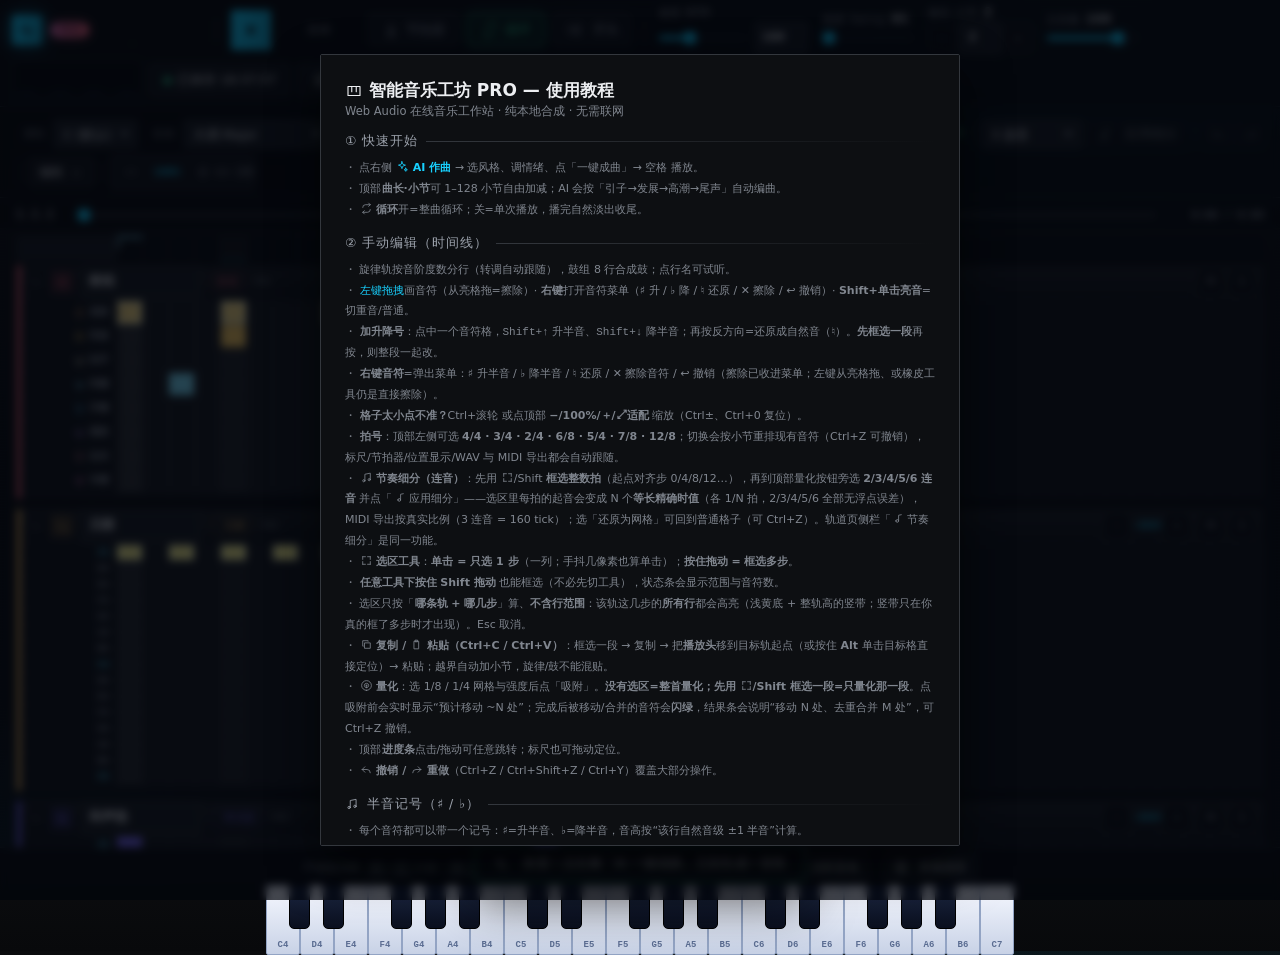
<file: index.html>
<!DOCTYPE html>
<html lang="zh-CN">
<head>
<meta charset="UTF-8">
<meta name="viewport" content="width=device-width, initial-scale=1">
<!-- 跨文档 View Transition 的 opt-in 双保险（批 C 诊断）：与 css/theme.css 的 @view-transition{navigation:auto}
     等价、互相兼容；这是 W3C 推荐的早期写法，Chromium 111+ 就认，旧浏览器忽略本行不会报错 -->
<meta name="view-transition" content="same-origin">
<!-- 对外访问地址：分享链接与分享卡片二维码用它拼，**不能用 location.origin**——
     本地起服务时那是 localhost，别人扫了/点了都打不开。自行部署请改这两行。 -->
<link rel="canonical" href="https://yhl4466.github.io/music-studio-pro/">
<meta name="mp-share-base" content="https://yhl4466.github.io/music-studio-pro/">
<!-- ===========================================================================
     分享短链后端地址（见 server/）。**短链功能依赖它，留空则整条链不可用**。
     ---------------------------------------------------------------------------
     ⚠ 为什么这里必须填、而不能留空（实测结论，别再改成 ""）：
       前端的**创建与读取两个方向都走 readApiBase()**（见 js/io/shortlink.js 的
       createShortLink / fetchShortLink），它优先读本机 localStorage、其次读这一行。
       留空会让 `hasApi()` 为 false，后果不只是"自己不能创建"：
         · 创建短链 → {ok:false, reason:'no-api'}
         · **打开别人发来的短链 → {ok:false, reason:'no-api', message:'未配置后端地址，无法打开短链'}**
       而短链是**唯一能装进二维码**的分享形式（实测一份 24 小节工程的完整链接有 33004 字符，
       二维码根本装不下）。所以留空 = 二维码分享对**所有访客**失效。
       （2026-11 我一度改成留空以"保护 fork 者"，实测确认这会打断线上功能，已改回。）
     ---------------------------------------------------------------------------
     ⚠ 如果你 fork 了本项目：**请把这一行换成你自己的后端地址**（部署步骤见 server/README.md）。
       否则你的访客创建短链时，数据会存到本项目作者的 KV 里（对作者是额度消耗，
       对你则是数据流向未经你的同意）。
       临时试用也可以在可视化页「设置 → 短链后端」里填自己的地址（存 localStorage，优先于本行）。
     =========================================================================== -->
<meta name="mp-api-base" content="https://main.mp-share-87y.pages.dev">
<!-- ===========================================================================
     爱发电赞助主页地址（见 js/ui/sponsor.js）。
     填好后菜单里会出现「支持开发 · 请我喝杯咖啡」，点击在新标签页打开。
     ⚠ 留空或仍是占位符时，入口**不会出现**（不会有"点了打不开"的按钮）。
     ⚠ fork 本项目的人：请把 content 清空（content=""），否则会指向作者的赞助页。
     =========================================================================== -->
<meta name="afdian-url" content="https://afdian.com/a/yhl14122">
<title>智能音乐工坊 PRO · AI 作曲工作室</title>
<!-- 社交分享预览（发到 B 站/微信/QQ/论坛时显示标题、描述与预览图）。
     此前完全没有这类 meta，链接被分享出去只显示一条裸 URL。
     ⚠ og:image 用的是 SVG：体积小、可版本管理（本项目不引入二进制资源），
       但微信等平台对 SVG 支持不稳定、可能不显示图（标题与描述不受影响）。
       要最大兼容性：把 assets/og-image.svg 导出为同尺寸(1200×630) PNG，
       存成 assets/og-image.png 并把下面两处 image 的 .svg 改成 .png。
     ⚠ url 与 image 都必须是**绝对地址**（社交平台不解析相对路径）。 -->
<meta property="og:type" content="website">
<meta property="og:site_name" content="智能音乐工坊 PRO">
<meta property="og:title" content="智能音乐工坊 PRO · AI 作曲工作室">
<meta property="og:description" content="在浏览器里作曲、编曲与音乐可视化。钢琴卷帘编辑器、实时 Web Audio 合成、离线导出 WAV，纯前端运行、无需注册。">
<meta property="og:url" content="https://yhl4466.github.io/music-studio-pro/">
<meta property="og:image" content="https://yhl4466.github.io/music-studio-pro/assets/og-image.svg">
<meta property="og:image:width" content="1200">
<meta property="og:image:height" content="630">
<meta property="og:locale" content="zh_CN">
<meta name="twitter:card" content="summary_large_image">
<meta name="twitter:title" content="智能音乐工坊 PRO · AI 作曲工作室">
<meta name="twitter:description" content="在浏览器里作曲、编曲与音乐可视化。纯前端运行、无需注册。">
<meta name="twitter:image" content="https://yhl4466.github.io/music-studio-pro/assets/og-image.svg">
<meta name="description" content="在浏览器里作曲、编曲与音乐可视化。钢琴卷帘编辑器、实时 Web Audio 合成、离线导出 WAV，纯前端运行、无需注册。">
<link rel="stylesheet" href="./css/theme.css">
<link rel="stylesheet" href="./css/layout.css">
<link rel="stylesheet" href="./css/timeline.css">
<link rel="icon" href="./assets/favicon.svg">
<script type="module" src="./js/main.js"></script>
</head>
<body>

<header class="topbar">
  <div class="brand" id="brandBtn">
    <div class="logo"></div>
    <b>智能音乐工坊</b>
    <span class="badge">PRO</span>
  </div>
  <div class="sep"></div>

  <div class="transport">
    <button class="playBtn" id="playBtn" title="播放 / 停止 (空格)">
      <svg viewBox="0 0 24 24" id="playIco"><path d="M8 5v14l11-7z"/></svg>
      <svg viewBox="0 0 24 24" id="stopIco" style="display:none"><rect x="6" y="6" width="12" height="12" rx="2"/></svg>
    </button>
    <!-- 批 C 第三部分：走带区只剩"操作状态"一行（位置已并入下方进度行，BPM/拍号只在顶栏数值处） -->
    <div class="posBox"><div class="posSub" id="posSub" title="操作状态">就绪</div></div>
    <button class="metroBtn" id="metroBtn"><span>节拍器</span></button>
    <button class="metroBtn on" id="loopBtn" title="循环播放整曲 / 单次播放"><span>循环</span></button>
    <button class="toStartBtn" id="toStartBtn" title="回到开头（若在播放则从头重新开始）">开头</button>
  </div>

  <div class="sep"></div>

  <div class="ctrls">
    <div class="knobGrp">
      <div class="knobTop"><span>速度 BPM</span></div>
      <div style="display:flex;gap:8px;align-items:center">
        <div class="rangeW"><input type="range" id="bpm" min="40" max="220" value="100"></div>
        <input class="numInp" id="bpmNum" type="number" min="40" max="220" value="100">
      </div>
    </div>
    <div class="knobGrp">
      <div class="knobTop"><span>摇摆 Swing</span><span class="v" id="swingV">0%</span></div>
      <div class="rangeW" style="width:90px"><input type="range" id="swing" min="0" max="80" value="0"></div>
    </div>
    <div class="knobGrp">
      <div class="knobTop"><span>曲长·小节</span><span class="v" id="barsV">4</span></div>
      <div style="display:flex;gap:4px;align-items:center">
        <button class="hchip" id="barMinus" title="减少 1 小节">−</button>
        <input class="numInp" id="barsN" type="number" min="1" max="128" value="4" style="width:42px">
        <button class="hchip" id="barPlus" title="增加 1 小节">+</button>
      </div>
    </div>
    <div class="knobGrp">
      <div class="knobTop"><span>主音量</span><span class="v" id="masterV">100</span></div>
      <div class="rangeW" style="width:90px"><input type="range" id="masterVol" min="0" max="120" value="100"></div>
    </div>
  </div>

  <div class="acts">
    <div class="vizBox"><canvas id="viz" width="120" height="30"></canvas></div>
    <!-- 自动保存状态：改动后显示"未保存"，~900ms 后变"已自动保存 HH:MM:SS"。
         点它打开菜单（保存到作品库历史 / 立即保存 / 导出）。没有这块指示时，
         自动保存是完全静默的 —— 用户无从判断到底存没存，会合理地以为"没有自动保存"。 -->
    <div class="menuWrap" id="saveWrap">
      <button class="btn saveBtn" id="saveBtn" title="自动保存状态（点开可查看历史版本）" aria-haspopup="true" aria-expanded="false">
        <span class="saveDot" id="saveDot" aria-hidden="true"></span><span id="saveTxt">已就绪</span>
      </button>
      <div class="menu menuRight" id="saveMenu" role="menu" aria-label="保存与历史">
        <div class="saveMenuHead" id="saveMenuHead">自动保存已开启</div>
        <button class="mi" data-sact="now"><span class="ic"></span>立即保存一次</button>
        <button class="mi" data-sact="lib"><span class="ic"></span>存入作品库…</button>
        <div class="divider" style="margin:4px 0"></div>
        <button class="mi" data-sact="history"><span class="ic"></span>查看历史版本…</button>
      </div>
    </div>
    <div class="menuWrap">
      <button class="btn" id="eqBtn" title="主输出 3 段均衡 / 砖墙限制器">EQ</button>
      <div class="menu eqPanel" id="eqPanel">
        <div class="h2" style="margin-top:2px">主输出均衡 / 限制</div>
        <div class="sliderLine"><label>低频</label><input type="range" id="eqL" min="-12" max="12" value="0"><span class="v" id="eqLV">0</span></div>
        <div class="sliderLine"><label>中频</label><input type="range" id="eqM" min="-12" max="12" value="0"><span class="v" id="eqMV">0</span></div>
        <div class="sliderLine"><label>高频</label><input type="range" id="eqH" min="-12" max="12" value="0"><span class="v" id="eqHV">0</span></div>
        <div class="sliderLine"><label>限制器</label><input type="range" id="eqLim" min="0" max="1" step="0.1" value="1"><span class="v" id="eqLimV">开</span></div>
        <div class="small">EQ ±12dB；限制器可避免削波。</div>
      </div>
    </div>
    <button class="btn acc" id="aiBtn" title="打开 AI 作曲面板">AI 作曲</button>
    <div class="menuWrap" id="themeWrap">
      <button class="btn themeBtn" id="themeBtn" title="切换主题配色（6 套，选择会记住）"></button>
    </div>
    <button class="btn" id="sideToggle" title="收展右侧面板"></button>
    <div class="menuWrap">
      <button class="btn" id="menuBtn">菜单</button>
      <div class="menu" id="menu">
        <button class="mi" data-act="addLead"><span class="ic"></span>添加主旋律轨</button>
        <button class="mi" data-act="addArp"><span class="ic"></span>添加琶音轨</button>
        <button class="mi" data-act="addPad"><span class="ic"></span>添加和弦垫轨</button>
        <button class="mi" data-act="addChord"><span class="ic"></span>添加柱式和弦轨</button>
        <button class="mi" data-act="addBass"><span class="ic"></span>添加贝斯轨</button>
        <button class="mi" data-act="addDrum"><span class="ic"></span>添加鼓组轨</button>
        <div class="divider" style="margin:4px 0"></div>
        <button class="mi" data-act="saveFile"><span class="ic"></span>导出工程文件<small>JSON</small></button>
        <button class="mi" data-act="loadFile"><span class="ic"></span>导入工程文件<small>JSON</small></button>
        <button class="mi" data-act="quickSave"><span class="ic"></span>快速保存到浏览器<small>Ctrl+S</small></button>
        <button class="mi" data-act="quickLoad"><span class="ic"></span>载入浏览器存档</button>
        <div class="divider" style="margin:4px 0"></div>
        <button class="mi" data-act="exportWav"><span class="ic"></span>导出 WAV 音频</button>
        <button class="mi" data-act="exportMidi"><span class="ic"></span>导出 MIDI 文件</button>
        <button class="mi" data-act="importMidi"><span class="ic"></span>导入 MIDI 文件</button>
        <button class="mi" data-act="shareLink"><span class="ic"></span>复制分享链接</button>
        <button class="mi" data-act="help"><span class="ic"></span>快捷键 &amp; 说明</button>
        <div class="divider" style="margin:4px 0"></div>
        <button class="mi" data-act="clearAll" style="color:var(--bad)"><span class="ic"></span>清空全部音轨</button>
      </div>
    </div>
    <input type="file" id="fileIn" accept=".json,.mpjson" style="display:none">
    <input type="file" id="midiFileIn" accept=".mid,.midi" style="display:none">
  </div>
</header>

<div class="wrap">
  <main class="stage">
    <div class="stageTop">
      <div class="t1" id="keyInfo"></div>
      <select class="miniSel" id="meterSel" style="width:auto" title="拍号（每小节几拍、以什么音符为一拍）：4/4、3/4、2/4、6/8、5/4、7/8、12/8。切换会按小节重排现有内容">
        <option value="4/4">4/4</option>
        <option value="3/4">3/4</option>
        <option value="2/4">2/4</option>
        <option value="6/8">6/8</option>
        <option value="5/4">5/4</option>
        <option value="7/8">7/8</option>
        <option value="12/8">12/8</option>
      </select>
      <!-- 批 C 后补：工具行按功能分组（调性 / 绘制 / 复制 / 量化 / 细分 / 撤销 / 编辑 / 缩放），
           组间用 .vsep 竖线（--hair-2）分隔；行内 gap 4px + 竖线两侧各 4px = 组间视觉 8px -->
      <span class="vsep" aria-hidden="true"></span>
      <div class="zoomGrp toolGrp" title="绘制工具：画笔=点/拖画（从亮格拖=擦）；橡皮=点/拖擦；选区=拖一段用于 复制/区域量化。任意工具下按住 Shift 拖也可以直接框选">
        <button id="toolPaint" class="on" title="画笔：点/拖画音符" aria-label="画笔工具"></button>
        <button id="toolErase" title="橡皮：点/拖擦除" aria-label="橡皮工具"></button>
        <button id="toolSel" title="选区/区域量化：按住左键拖出一个框（和文件管理器选文件一样），松开后即可复制 或 只量化这一段；或按住 Shift 拖动直接框选" aria-label="选区工具"></button>
      </div>
      <span class="vsep" aria-hidden="true"></span>
      <div class="zoomGrp clipGrp" title="复制/粘贴：先框选一段并复制（Ctrl+C），把播放头移到目标轨的起点（或 Alt 点目标格定位）后粘贴（Ctrl+V）">
        <button id="copyBtn" title="复制选区 (Ctrl+C)" aria-label="复制选区"></button>
        <button id="pasteBtn" title="粘贴 (Ctrl+V)" aria-label="粘贴"></button>
        <span class="zv" id="regionInfo" style="min-width:0;text-align:left"></span>
      </div>
      <span class="vsep" aria-hidden="true"></span>
      <select class="miniSel" id="quantGrid" title="量化到的最小音符粒度（16 分=原样；有选区时只量化选区）" aria-label="量化网格">
        <option value="1">1/16</option>
        <option value="2" selected>1/8</option>
        <option value="4">1/4</option>
      </select>
      <div class="rangeW" style="width:70px"><input type="range" id="quantStr" min="0" max="100" value="100" title="量化强度（%靠近网格；0=不动）"></div>
      <button class="btn sm" id="quantBtn" title="把音符吸附到网格（有选区=只量化选区）">吸附</button>
      <span class="qEst" id="quantEst"></span>
      <span class="vsep" aria-hidden="true"></span>
      <select class="miniSel" id="rhythmSel" style="width:auto" title="选区节奏细分：把选区里每拍的起音改成 N 等分精确时值（2/3/4/5/6 连音），或还原成普通网格" aria-label="连音数">
        <option value="2">2 连音</option>
        <option value="3" selected>3 连音</option>
        <option value="4">4 连音</option>
        <option value="5">5 连音</option>
        <option value="6">6 连音</option>
        <option value="0">还原为网格</option>
      </select>
      <button class="btn sm" id="rhythmBtn" title="先在旋律/鼓组轨上框选整数拍（选区工具 或 Shift+拖），再点这里应用细分">应用细分</button>
      <span class="vsep" aria-hidden="true"></span>
      <!-- 撤销/重做改纯图标按钮（28px 方形，与画笔/橡皮/选区/复制/粘贴同一套）；
           文字进 title，label 用 aria-label 保住读屏 -->
      <button class="btn sm icoBtn" id="undoBtn" disabled title="撤销 Ctrl+Z" aria-label="撤销"><span class="ico ico-undo" aria-hidden="true"></span></button>
      <button class="btn sm icoBtn" id="redoBtn" disabled title="重做 Ctrl+Shift+Z" aria-label="重做"><span class="ico ico-redo" aria-hidden="true"></span></button>
      <span class="vsep" aria-hidden="true"></span>
      <!-- 批 C 第三部分：低频的 4 个编辑动作从常驻收进「编辑 ▾」菜单（id / 事件绑定一律不变，
           结构上只是换了父节点；菜单项的 .mi 类让它们与主菜单同一套观感与交错动效） -->
      <div class="menuWrap" id="editWrap">
        <button class="btn sm" id="editBtn" title="更多编辑操作（人性化力度 / 随机音色 / 清空选中轨 / 跟随）" aria-haspopup="true" aria-expanded="false">编辑 <span class="ico ico-caret" aria-hidden="true"></span></button>
        <div class="menu menuBelow" id="editMenu" role="menu" aria-label="更多编辑操作">
          <button class="mi" id="humanBtn" title="给所有音符加入轻微力度变化">人性化力度</button>
          <button class="mi" id="randPatchBtn" title="随机化选中音轨的音色">随机音色</button>
          <button class="mi" id="clearSelBtn" title="清空选中音轨的图案 (Delete)">清空选中轨</button>
          <div class="divider" style="margin:4px 0"></div>
          <button class="mi" id="followBtn" title="播放时自动滚动时间线跟随播放头"><span class="ico ico-follow" aria-hidden="true"></span>跟随</button>
        </div>
      </div>
      <span class="vsep" aria-hidden="true"></span>
      <div class="zoomGrp" title="时间线视图缩放（只改变显示大小，不改曲长/音符）">
        <button id="zoomOut" title="缩小"></button><span class="zv" id="zoomV">100%</span><button id="zoomIn" title="放大"></button><button id="zoomFit" class="fit" title="适配窗口宽度（长曲缩放下限 50%，横向滚动查看）"></button>
      </div>
    </div>
    <div class="seekBar" id="seekBar">
      <!-- 批 C 第三部分：位置并入进度行 —— 位置(#posMain) + 时长(#seekLbl) 同处一行，全案只此一处报位置/时长 -->
      <div class="posMain" id="posMain">1.1.1</div>
      <div class="seekTrack" id="seekTrack">
        <div class="seekFill" id="seekFill"></div>
        <div class="seekKnob" id="seekKnob"></div>
      </div>
      <span class="seekLbl" id="seekLbl">0:00 / 0:00</span>
    </div>
    <div class="timeline" id="timeline">
      <div class="tlInner" id="tlInner">
        <div class="ruler" id="ruler"></div>
        <div id="trackList"></div>
      </div>
      <div class="emptyTip hidden" id="emptyTip">
        <div class="big"></div>
        <b>还没有任何音轨</b>
        <div class="hint">点上方「<span class="ico ico-sparkle" aria-hidden="true"></span>AI 作曲」一键生成一首完整编曲<br>或手动点击 <b style="color:var(--acc)"><span class="ico ico-menu" aria-hidden="true"></span>菜单</b> 添加音轨 · 也可 <b style="color:var(--acc)">导入工程</b></div>
        <button class="btn acc" id="demoBtn" style="pointer-events:auto">加载示例工程</button>
      </div>
    </div>
    <div class="pianoBar" id="pianoBar">
      <div class="pinfo">
        <span><span class="ico ico-keys" aria-hidden="true"></span>键盘演奏 &nbsp;<kbd>A</kbd>–<kbd>L</kbd> 白键 · <kbd>W</kbd><kbd>E</kbd><kbd>T</kbd><kbd>Y</kbd><kbd>U</kbd> 黑键 · <kbd>Z</kbd>/<kbd>X</kbd> 切八度</span>
        <span>八度 <button class="btn sm" id="pianoOctDown"></button><span id="pianoOctV" style="font:600 11px var(--mono)">C5</span><button class="btn sm" id="pianoOctUp"></button></span>
        <span><button class="btn sm" id="audBtn">试听音色</button></span>
        <span title="让键盘起点对准所选旋律轨的音区，方便跟着试弹"><button class="btn sm" id="pianoAlign">对准音区</button></span>
      </div>
      <div class="pKeys" id="pKeys"></div>
    </div>
  </main>

  <aside class="side" id="side">
    <nav class="sideTabs">
      <button class="stab on" data-tab="ai">AI 作曲</button>
      <button class="stab" data-tab="track">轨道 / 混音</button>
      <button class="stab" data-tab="lib">作品库</button>
    </nav>
    <div class="sideBody" id="sideBody"></div>
  </aside>
</div>

<div id="toasts"></div>

</body>
</html>
</file>
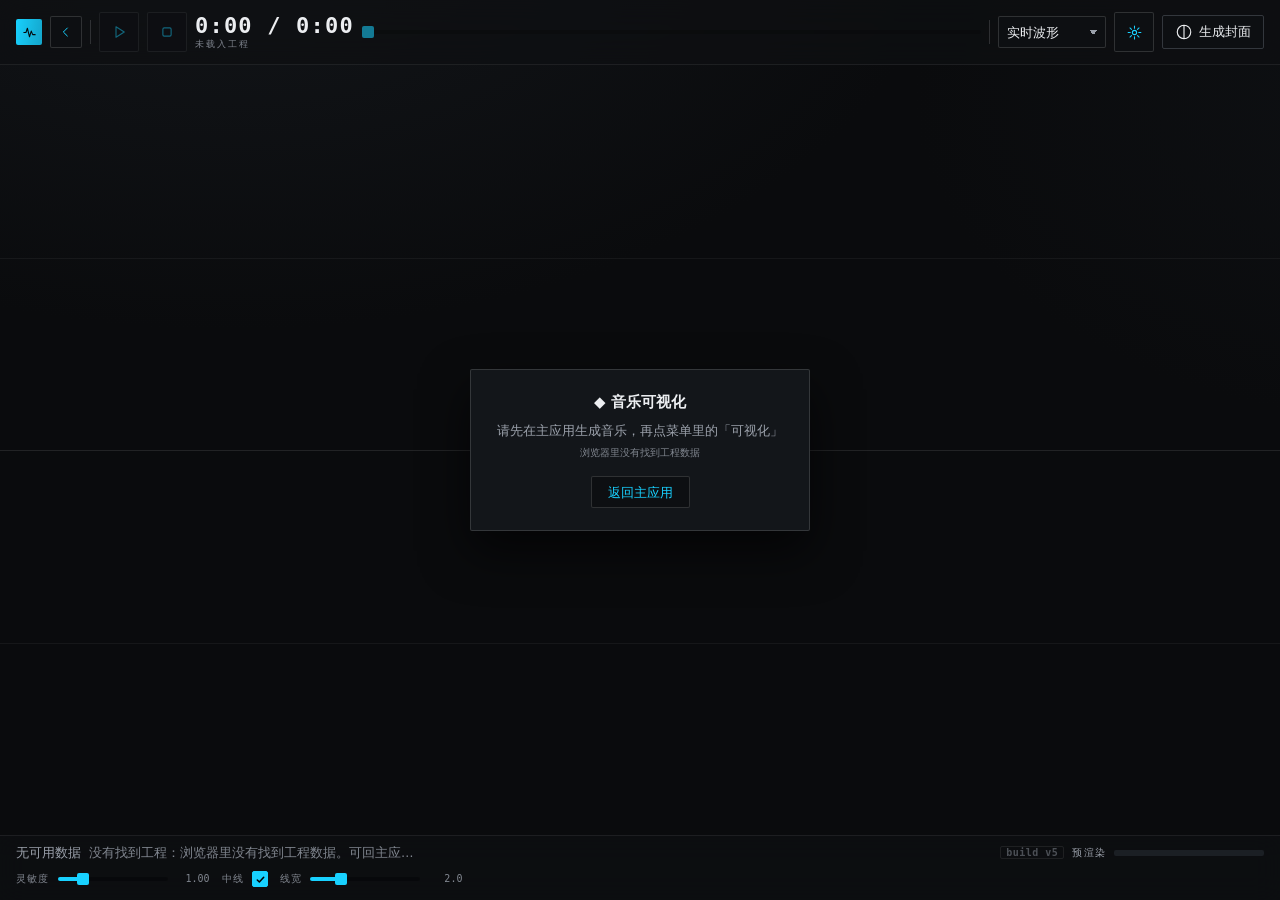
<file: visualizer.html>
<!DOCTYPE html>
<html lang="zh-CN">
<head>
<meta charset="UTF-8">
<meta name="viewport" content="width=device-width, initial-scale=1">
<!-- 跨文档 View Transition 的 opt-in 双保险（批 C 诊断）：与 css/theme.css 的 @view-transition{navigation:auto}
     等价、互相兼容；这是 W3C 推荐的早期写法，Chromium 111+ 就认，旧浏览器忽略本行不会报错 -->
<meta name="view-transition" content="same-origin">
<!-- 对外访问地址：分享链接与分享卡片二维码用它拼，**不能用 location.origin**——
     本地起服务时那是 localhost，别人扫了/点了都打不开。自行部署请改这两行。 -->
<link rel="canonical" href="https://yhl4466.github.io/music-studio-pro/visualizer.html">
<meta name="mp-share-base" content="https://yhl4466.github.io/music-studio-pro/">
<!-- 分享短链后端地址。**短链功能依赖它，留空则整条链不可用**（创建与读取两个方向都读它）。
     完整说明见 index.html 里的同名注释；若你 fork 了本项目，请换成自己的后端地址。 -->
<meta name="mp-api-base" content="https://main.mp-share-87y.pages.dev">
<title>音乐可视化 · 智能音乐工坊 PRO</title>
<!-- 基础描述与分享预览。可视化页已不再是分享链接的目标页（见 js/io/siteUrl.js 的 SHARE_PAGE），
     但它仍可被单独访问/被搜索引擎收录，所以保留一份精简的 meta。 -->
<meta name="description" content="智能音乐工坊 PRO 的音乐可视化：波形、频谱、粒子等渲染器，可离线渲染并导出封面与分享卡片。">
<meta name="robots" content="noindex">
<meta property="og:title" content="音乐可视化 · 智能音乐工坊 PRO">
<meta property="og:description" content="波形、频谱、粒子等音乐可视化渲染器，可导出封面与分享卡片。">
<meta property="og:image" content="https://yhl4466.github.io/music-studio-pro/assets/og-image.svg">
<meta property="og:locale" content="zh_CN">
<link rel="stylesheet" href="./css/theme.css">
<link rel="stylesheet" href="./css/viz.css">
<link rel="icon" href="./assets/favicon.svg">
<!-- 主题在解析阶段就写入 documentElement，避免模块加载前的配色闪烁（只读 mpTheme，不写） -->
<script>try{document.documentElement.dataset.theme=localStorage.getItem('mpTheme')||'studio'}catch(e){document.documentElement.dataset.theme='studio'}</script>
<script type="module" src="./js/viz/main.js"></script>
</head>
<body>

<!-- 顶栏（批 B 简洁化）：12 个可见元素 → 9 个
     · 返回按钮收成纯图标（文字进 .vz-sr，title/aria-label 保留）
     · 时间只在大时钟一处显示（#vzTime 保留 id 与更新逻辑，视觉隐藏）
     · 「渲染器」「渲染长度」的中文标签进 .vz-sr（不占位，aria-label/title 保留）
     · 渲染长度移入齿轮菜单（#vzLen 原样保留，功能不变）
     · 「取消」只在渲染/分析期间出现（元素与逻辑保留，data-busy 控制） -->
<header class="vz-top">
  <!-- 品牌小 logo（批 C 第一部分）：与主应用 .logo 共用 view-transition-name:app-logo（css/theme.css），
       跨页跳转时由它完成"同一个应用换视图"的连续感 -->
  <div class="vz-logo" aria-hidden="true"></div>
  <a class="vz-back" id="vzBack" href="./index.html" title="返回主应用" aria-label="返回主应用">
    <span class="vz-ico" aria-hidden="true">&#8249;</span>
    <span class="vz-sr">返回主应用</span>
  </a>
  <div class="vz-sep"></div>
  <button class="vz-play" id="vzPlay" title="播放 / 暂停 (空格)" disabled>
    <svg id="vzPlayIco" class="vz-svg" viewBox="0 0 24 24" fill="currentColor" aria-hidden="true"><path d="M8 5v14l11-7z"/></svg>
    <svg id="vzPauseIco" class="vz-svg" viewBox="0 0 24 24" fill="currentColor" aria-hidden="true" style="display:none"><rect x="7" y="5" width="3.6" height="14" rx="1.2"/><rect x="13.4" y="5" width="3.6" height="14" rx="1.2"/></svg>
    <span class="vz-sr" id="vzPlayTxt">播放</span>
  </button>
  <button class="vz-play" id="vzStop" title="停止并回到开头" disabled>
    <svg class="vz-svg" viewBox="0 0 24 24" fill="currentColor" aria-hidden="true"><rect x="6.5" y="6.5" width="11" height="11" rx="1.8"/></svg>
    <span class="vz-sr">停止</span>
  </button>
  <button class="vz-cancel" id="vzCancel" title="取消正在进行的离线渲染" disabled>取消</button>
  <div class="vz-pos">
    <div class="vz-posMain" id="vzPosMain">0:00 / 0:00</div>
    <div class="vz-posSub" id="vzPosSub">未载入工程</div>
  </div>
  <input class="vz-range" id="vzSeek" type="range" min="0" max="1000" value="0" step="1" aria-label="播放进度" disabled>
  <!-- 兼容保留：#vzTime 的 id 与文本更新逻辑仍在（main.js paint() 会写），但视觉上隐藏 ——
       时间统一由左侧大时钟显示"当前 / 总长"，避免同一屏报三次时间 -->
  <span class="vz-time vz-hide" id="vzTime" aria-hidden="true">0:00 / 0:00</span>
  <div class="vz-sep"></div>
  <label class="vz-lab">
    <span class="vz-sr">渲染器</span>
    <select class="vz-select" id="vzPick" aria-label="渲染器切换" title="渲染器切换（8 种可视化）">
      <option value="waveform">实时波形</option>
    </select>
  </label>
  <div class="vz-menuWrap" id="vzSetWrap">
    <button class="vz-play vz-setBtn" id="vzSetBtn" title="设置：渲染长度（默认 30 秒）" aria-label="设置" aria-haspopup="true" aria-expanded="false">
      <span class="vz-setIco" aria-hidden="true"></span>
    </button>
    <div class="vz-menu" id="vzSetMenu" role="menu" aria-label="设置">
      <div class="vz-menuItem">
        <label class="vz-menuLab">渲染长度
          <select class="vz-select" id="vzLen" aria-label="预渲染长度" title="预渲染长度：越短越快看到效果，「全曲」会渲染整首（长曲较慢）">
            <option value="30" selected>30 秒</option>
            <option value="60">60 秒</option>
            <option value="90">90 秒</option>
            <option value="full">全曲</option>
          </select>
        </label>
      </div>
      <div class="vz-menuHint">预览用 30 秒足够；切到「全曲」后才能分析整首（封面 / 指纹）。</div>
      <div class="vz-menuDiv" aria-hidden="true"></div>
      <div class="vz-menuItem">
        <label class="vz-menuLab">分享地址
          <input class="vz-inp" id="vzSiteUrl" type="url" inputmode="url" spellcheck="false"
            placeholder="https://你的域名/项目/" aria-label="分享卡片使用的对外地址">
        </label>
      </div>
      <div class="vz-menuHint" id="vzSiteHint">分享卡片上的二维码与链接用它拼。</div>
      <div class="vz-menuRow">
        <button class="vz-mi" id="vzSiteSave" type="button">保存地址</button>
        <button class="vz-mi" id="vzSiteReset" type="button">恢复默认</button>
      </div>
      <div class="vz-menuDiv" aria-hidden="true"></div>
      <div class="vz-menuItem">
        <label class="vz-menuLab">短链后端
          <input class="vz-inp" id="vzApiBase" type="url" inputmode="url" spellcheck="false"
            placeholder="https://mp-share.xxx.workers.dev" aria-label="分享短链后端地址">
        </label>
      </div>
      <div class="vz-menuHint" id="vzApiHint">留空则短链不可用（其余功能不受影响）。</div>
      <div class="vz-menuRow">
        <button class="vz-mi" id="vzApiSave" type="button">保存后端</button>
        <button class="vz-mi" id="vzApiTest" type="button">测试连通</button>
      </div>
    </div>
  </div>
  <button class="vz-btn" id="vzCoverBtn" title="分析整曲并生成专辑封面（预览 / 下载 PNG）">
    <!-- 图标本体在 css/viz.css 的 .vz-btn-ico（mask 线性图标）；coverUI 运行时写入的字符已被 font-size:0 隐掉 -->
    <span class="vz-btn-ico" id="vzCoverIco" aria-hidden="true"></span>
    <span class="vz-btn-txt">生成封面</span>
  </button>
</header>

<main class="vz-stage" id="vzStage">
  <canvas class="vz-canvas" id="vzCanvas"></canvas>
  <div class="vz-overlay" id="vzOverlay">
    <div class="vz-card">
      <div class="vz-cardT"><span class="vz-ico" aria-hidden="true">&#9670;</span>音乐可视化</div>
      <div class="vz-cardB" id="vzCardBody">正在初始化…</div>
    </div>
  </div>
  <div class="vz-overlay off" id="vzCoverModal">
    <div class="vz-card vz-cover-card">
      <!-- 弹窗头部（批 B）：主操作「下载 PNG」上移到标题行，控件行因此少一行；
           2× 高清与"以 2× 下载"收进右侧 ▾ 菜单（#vzCoverHd 原样保留） -->
      <div class="vz-cover-head">
        <span class="vz-cover-title">生成封面</span>
        <span class="vz-cover-note" id="vzCoverNote"></span>
        <button type="button" class="vz-btn acc vz-sm" id="vzCoverDownload" title="导出 PNG（当前分辨率）">下载 PNG</button>
        <div class="vz-menuWrap">
          <button type="button" class="vz-btn vz-sm vz-dlMore" id="vzDlMore" title="下载与导出选项" aria-label="下载选项" aria-haspopup="true" aria-expanded="false">
            <span class="vz-caret" aria-hidden="true"></span>
          </button>
          <div class="vz-menu vz-menuRight" id="vzDlMenu" role="menu" aria-label="下载选项">
            <label class="vz-menuItem vz-hdItem" title="以 2× 分辨率离屏重绘后导出（封面 1600×1600 / 指纹 3840×800 / 分享卡片 2400×1260）">
              <input type="checkbox" id="vzCoverHd"> 高清导出 2×
            </label>
            <button type="button" class="vz-mi" id="vzDl2x" title="临时按 2× 分辨率导出一次（不改动上面的勾选状态）">以 2× 分辨率下载</button>
<button type="button" class="vz-mi" id="vzShortLink" title="把当前工程上传到短链后端，二维码里只放 8 位 ID（一张普通二维码即可扫出整份谱子）">生成短链二维码</button>
          </div>
        </div>
        <button type="button" class="vz-cover-x" id="vzCoverClose" title="关闭（Esc）">×</button>
      </div>
      <div class="vz-cover-kinds" id="vzCoverKinds">
        <button type="button" data-kind="cover" class="on">专辑封面</button>
        <button type="button" data-kind="fingerprint">音乐指纹</button>
        <button type="button" data-kind="sharecard">分享卡片</button>
      </div>
      <div class="vz-cover-body" id="vzCoverBody">
        <canvas class="vz-cover-canvas" id="vzCoverCanvas" width="800" height="800"></canvas>
      </div>
      <div class="vz-cover-tabs" id="vzCoverStyles">
        <button type="button" data-style="ring" class="on">同心声纹</button>
        <button type="button" data-style="bricks">能量砖阵</button>
        <button type="button" data-style="ribbon">波形缎带</button>
      </div>
      <!-- 一行控件：曲名 + 种子 + 换一张（都是"出图输入"，合并后少一行） -->
      <div class="vz-cover-actions">
        <label class="vz-cover-seed wide" title="曲名（会打印在图上）">
          <span class="vz-sr">曲名</span>
          <input type="text" id="vzCoverTitle" maxlength="40" placeholder="未命名工程" autocomplete="off">
        </label>
        <label class="vz-cover-seed" title="种子：同一工程 + 同一种子 → 出图完全一致">
          种子
          <input type="number" id="vzCoverSeed" min="0" max="1000000000" step="1" value="1">
        </label>
        <button type="button" class="vz-btn vz-sm" id="vzCoverShuffle" title="换一个种子，换一张图（同一工程同一种子出图完全一致）">换一张</button>
      </div>
    </div>
  </div>
  <div class="vz-fps" id="vzFps" title="帧率（F 键显示/隐藏；低于 45 会自动出现）">-- FPS</div>
</main>

<footer class="vz-bottom">
  <div class="vz-bar">
    <!-- 提示行（批 B）：可见文本只有「状态徽标 + 关键量」，长详情进 title（悬停可看，信息不丢） -->
    <span class="vz-hint" id="vzHint">V1 步骤 2/7：正在初始化数据层…</span>
    <span class="vz-spacer"></span>
    <!-- 版本标记：用来一眼判断"浏览器是否还在跑缓存的旧代码"。
         GitHub Pages 给静态资源发 Cache-Control: max-age=600，推送后 10 分钟内
         刷新页面仍可能执行旧模块（本会话实测因此误判过三次）。
         改代码时**请随手改一下这个数字**（如 v3 → v4），就不用再猜缓存了。 -->
    <span class="vz-build" id="vzBuild" title="代码版本标记：发新版后这里会变。若与最新提交不一致，说明浏览器在用缓存的旧模块，硬刷新（Ctrl+Shift+R）即可。">build v5</span>
    <span class="vz-lab" id="vzRenderLab">预渲染</span>
    <div class="vz-prog" id="vzRenderBar"><i id="vzRenderFill"></i></div>
  </div>
  <div class="vz-params" id="vzParams"></div>
</footer>

</body>
</html>
</file>
<file: css/theme.css>
/* [theme.css] FEAT-V6/T2（批 1）：全站设计 token —— 冷灰基底 + 单一信号色 + 锐利直角 + 1px 细线。
   ============================================================================
   设计语言（两页共用，主应用与可视化页同一套）：
   1) 基底：中性冷灰阶梯（不再带明显蓝/暖偏），6 套主题共用同一套灰阶关系，
      主题之间的差异**只由信号色与少量表现层（glow / edging / hair）承担**。
   2) 信号色：每套主题只有 1 个色相（--sig = --acc）。--acc2/--acc3 是同色相的暗步/亮步，
      供"需要两三档"的地方使用（渲染器的 theme 配色、chip 选中底、图表渐变），不再是第二/第三个色相。
   3) 对比度：--txt/--bg0 ≥ 7:1、--txt/--card ≥ 7:1、--mut 与 --dim 对 --card ≥ 4.5:1（小字也达 AA）。
   4) 层级：--mut（标签）与 --dim（元信息/技术标签）拉开到可辨识的亮度差；颜色只承担层级，不靠加粗。
   5) 无辉光、无彩虹渐变：--glow 仅 cyber 非零；--grad/--grad2 是"信号色 → 同色 62~78% 透明"的弱渐变。
   6) 尺度 token（字号阶梯 / 间距 / 时长缓动 / 控件高度 / 圆角）只在 :root 定义一次，主题块不重复。
   ============================================================================
   外部依赖（**改名/改类型会坏功能，务必保持**）：
   · JS 读色：--acc / --acc2 / --acc3 / --txt（js/viz/renderers/*.js 用正则解析，必须是字面 hex 或 rgb()，
     不能写成 color-mix()/var()，否则渲染器取色失败会回落到内置默认色）。
   · JS 读长度：--labW（js/ui/seek.js 用 parseFloat 取像素值，必须保留 px 单位）。
   · 主题切换：JS 只切 documentElement 的 data-theme，本文件必须为 6 套主题**全覆盖**同一批变量。
   ============================================================================
   Token 分两类：
   A. 每套主题必须全覆盖（下方 6 个主题块结构完全一致，便于逐行比对）；
   B. 仅 :root 定义一次的尺度 token（字号/间距/时长/高度/圆角），主题块里不出现。
   ============================================================================ */

/* ============================== A. 主题：studio（默认·录音棚冷灰） ============================== */
:root{
  /* —— 基底（中性冷灰，无蓝偏） —— */
  --bg0:#0a0b0d; --bg1:#0e1013; --bg2:#13161a; --panel:#0d0f12;
  --card:#13161a; --card2:#191d22;
  --line:#23272d; --line2:#33373d;                  /* 1px 分割线：常态 / 强化 */
  --hair:rgba(255,255,255,.07);                     /* 细网格线（弱） */
  --hair-2:rgba(255,255,255,.14);                   /* 细网格线（强） */
  --grid-line:#1b1e23; --grid-line2:#23272d;        /* 时间线网格（浅色主题需反转） */
  /* —— 文字层级（4 档，冷灰中性） —— */
  --txt:#eceef1; --mut:#9ba1ab; --dim:#80868f;
  /* —— 单一信号色 + 同色暗步/亮步 —— */
  --sig:#18d1ff;
  --acc:#18d1ff; --acc2:#12829e; --acc3:#77def9;
  /* —— 语义色（与主题无关，仅 cream 为浅底加深） —— */
  --good:#35c98f; --warn:#e8b13f; --bad:#e5484d;
  /* —— 弱渐变（信号色 → 同色 78%），不再是三色霓虹 —— */
  --grad:linear-gradient(100deg,#18d1ff,rgba(24,209,255,.78));
  --grad2:linear-gradient(100deg,rgba(24,209,255,.62),#18d1ff);
  /* —— 阴影（紧、实、无明显扩散） —— */
  --shadow-1:0 1px 2px rgba(0,0,0,.5);
  --shadow-2:0 8px 24px rgba(0,0,0,.55);
  --shadow-3:0 20px 48px rgba(0,0,0,.62);
  /* —— 玻璃层 / 交互底 —— */
  --glass:rgba(14,16,19,.72); --glass-blur:14px;
  --hover:rgba(255,255,255,.07);
  --well:rgba(0,0,0,.30);
  --ctl-bg:#0d0f12; --ctl-bg2:#1b1f24; --sel-bg:#1c2026;
  --ring:#18d1ff;                                   /* 焦点环 = 信号色 */
  --on-acc:#05070a; --on-txt:#f2f4f6;               /* 信号色块上的字 / 选中态的字 */
  /* —— 其它表现层 —— */
  --edging:rgba(255,255,255,.10);
  --cell-shadow:inset 0 -2px 0 rgba(0,0,0,.35),inset 0 0 0 1px rgba(255,255,255,.10);
  --scroll-sh:8px 0 10px -8px rgba(0,0,0,.7);
  --piano:rgba(12,13,16,.96); --piano2:rgba(8,9,11,.98);
  --glow:0 0 0 0 rgba(0,0,0,0);
  --note-ink:#0b0c0e;
  /* —— 预混 token（FEAT-V6/T4：color-mix 静态化。切主题时要重算上万节点，
        原来每格 6 条 color-mix 会让同步重算达 515ms；这里把它们变成"常量"）—— */
  --txt-rgb:236,238,241; --line-rgb:35,39,45; --bg0-rgb:10,11,13;
  --acc-rgb:24,209,255; --acc2-rgb:18,130,158; --acc3-rgb:119,222,249;
  --good-rgb:53,201,143; --bad-rgb:229,72,77; --note-ink-rgb:11,12,14;
  --lab-root:#53d9fb; --ruler-bar-tx:#9ae3f7;

  /* ============================ B. 尺度 token（全站一次定义） ============================ */
  /* 字号阶梯：极端对比（44 超大 ↔ 9 技术标签），中间只留 4 档，避免"15 档差 0.5px" */
  --fs-display:44px; --fs-h1:22px; --fs-h2:15px; --fs-body:12.5px; --fs-label:10px; --fs-micro:9px;
  --lh-tight:1.15; --lh-base:1.5;
  --ls-wide:1.2px; --ls-tech:2px;                   /* 技术标签字距 */
  /* 间距阶梯（4 的倍数） */
  --sp-1:4px; --sp-2:8px; --sp-3:12px; --sp-4:16px; --sp-5:24px; --sp-6:32px;
  --gut:16px; --gap-ctl:8px;                        /* 页面左右栏距 / 控件之间 */
  /* ============================ C. 动效 token（FEAT-V6/T5 批 3 动效系统） ============================
     时长按 100/300/500 Rule 分五档；**退出动画 = 进入时长 × 0.75**（在组件里写死为下一档，
     例：菜单进入 --dur-base 280ms → 退出 --dur-fast 200ms ≈ 0.71×）。
     缓动一律用这 5 个具名曲线，不用 ease / linear / 弹跳曲线（2015 年观感）。 */
  --dur-instant:120ms;  /* 即时反馈：按下、开关、颜色 */
  --dur-fast:200ms;     /* 快速状态：hover、focus ring；也是退出动画基准（280×0.75≈200） */
  --dur-base:280ms;     /* 状态变化：菜单、tooltip、面板 */
  --dur-slow:420ms;     /* 布局变化：手风琴、模态、抽屉 */
  --dur-enter:560ms;    /* 入场：页面加载、英雄区 */
  --dur-flash:1200ms;   /* 功能反馈：量化闪绿（需可读，故比 slow 长；唯一的第 6 档，见汇报偏差） */
  --ease-out:cubic-bezier(.16,1,.3,1);         /* 元素进入（默认） */
  --ease-in:cubic-bezier(.7,0,.84,0);          /* 元素离开 */
  --ease-in-out:cubic-bezier(.65,0,.35,1);     /* 状态切换（下划线滑动等） */
  --ease-out-quart:cubic-bezier(.25,1,.5,1);   /* 平滑、精致（列表交错） */
  --ease-out-quint:cubic-bezier(.22,1,.36,1);  /* 戏剧性（粒子呼吸） */
  --ease-linear:cubic-bezier(0,0,1,1);         /* 恒速：只给旋转弧用（数学上等价 linear，但不用关键字） */
  /* 控件高度（统一 3 档） */
  --h-lg:40px; --h:32px; --h-sm:26px;
  /* 圆角：锐利直角（机核风），不再有 12px 软卡片 */
  --r:2px; --r-sm:2px; --r-xs:2px; --r-pill:2px;
  --mono:ui-monospace,'Cascadia Code',Consolas,monospace;
  --cw:24px; --labW:96px;
  font-size:14px;
}

/* ============================== 主题：midnight（更深、更静） ============================== */
:root[data-theme="midnight"]{
  --bg0:#060709; --bg1:#0a0b0e; --bg2:#101216; --panel:#080a0d;
  --card:#0e1014; --card2:#14171c;
  --line:#1e2127; --line2:#2c3038;
  --hair:rgba(255,255,255,.08); --hair-2:rgba(255,255,255,.15);
  --grid-line:#16191e; --grid-line2:#1e2127;
  --txt:#f0f2f5; --mut:#9aa1ac; --dim:#7f8792;
  --sig:#5a7cff;
  --acc:#5a7cff; --acc2:#384d9d; --acc3:#9eb1fa;
  --good:#2fbe86; --warn:#dfa93a; --bad:#e04a52;
  --grad:linear-gradient(100deg,#5a7cff,rgba(90,124,255,.78));
  --grad2:linear-gradient(100deg,rgba(90,124,255,.62),#5a7cff);
  --shadow-1:0 1px 2px rgba(0,0,0,.6);
  --shadow-2:0 10px 28px rgba(0,0,0,.66);
  --shadow-3:0 22px 54px rgba(0,0,0,.72);
  --glass:rgba(10,11,14,.76); --glass-blur:16px;
  --hover:rgba(255,255,255,.08);
  --well:rgba(0,0,0,.42);
  --ctl-bg:#080a0d; --ctl-bg2:#171b21; --sel-bg:#1a1f24;
  --ring:#5a7cff;
  --on-acc:#04060a; --on-txt:#f4f6f9;
  --edging:rgba(255,255,255,.11);
  --cell-shadow:inset 0 -2px 0 rgba(0,0,0,.42),inset 0 0 0 1px rgba(255,255,255,.11);
  --scroll-sh:8px 0 10px -8px rgba(0,0,0,.85);
  --piano:rgba(8,10,13,.97); --piano2:rgba(5,6,8,.99);
  --glow:0 0 0 0 rgba(0,0,0,0);
  --note-ink:#07080b;
  --txt-rgb:240,242,245; --line-rgb:30,33,39; --bg0-rgb:6,7,9;
  --acc-rgb:90,124,255; --acc2-rgb:56,77,157; --acc3-rgb:158,177,250;
  --good-rgb:47,190,134; --bad-rgb:224,74,82; --note-ink-rgb:7,8,11;
  --lab-root:#849dfc; --ruler-bar-tx:#b7c5f9;
}

/* ============================== 主题：cyber（信号色 + 霓虹描边，唯一保留辉光） ============================== */
:root[data-theme="cyber"]{
  --bg0:#05070a; --bg1:#090c11; --bg2:#0e1319; --panel:#07090d;
  --card:#0d1116; --card2:#15191e;
  --line:#1f2329; --line2:#2b3035;
  --hair:rgba(255,255,255,.08); --hair-2:rgba(0,229,176,.22);   /* cyber 的"通电细线" */
  --grid-line:#191d22; --grid-line2:#21262b;
  --txt:#eef1f4; --mut:#9aa3ad; --dim:#7f8892;
  --sig:#00e5b0;
  --acc:#00e5b0; --acc2:#028c6e; --acc3:#68eecf;
  --good:#35c98f; --warn:#e8c33f; --bad:#e5484d;
  --grad:linear-gradient(100deg,#00e5b0,rgba(0,229,176,.78));
  --grad2:linear-gradient(100deg,rgba(0,229,176,.62),#00e5b0);
  --shadow-1:0 1px 2px rgba(0,0,0,.6);
  --shadow-2:0 10px 28px rgba(0,0,0,.68);
  --shadow-3:0 22px 54px rgba(0,0,0,.74);
  --glass:rgba(9,12,16,.70); --glass-blur:16px;
  --hover:rgba(0,229,176,.10);
  --well:rgba(0,0,0,.36);
  --ctl-bg:#080b0f; --ctl-bg2:#171c20; --sel-bg:#1a2024;
  --ring:#00e5b0;
  --on-acc:#04120d; --on-txt:#e8fff8;
  --edging:rgba(0,229,176,.35);
  --cell-shadow:inset 0 -2px 0 rgba(0,0,0,.45),inset 0 0 0 1px rgba(0,229,176,.22);
  --scroll-sh:8px 0 10px -8px rgba(0,0,0,.85);
  --piano:rgba(8,11,14,.96); --piano2:rgba(4,6,8,.99);
  --glow:0 0 18px rgba(0,229,176,.18);              /* 赛博特色：唯一非零辉光 */
  --note-ink:#06090c;
  --txt-rgb:238,241,244; --line-rgb:31,35,41; --bg0-rgb:5,7,10;
  --acc-rgb:0,229,176; --acc2-rgb:2,140,110; --acc3-rgb:104,238,207;
  --good-rgb:53,201,143; --bad-rgb:229,72,77; --note-ink-rgb:6,9,12;
  --lab-root:#43e8c3; --ruler-bar-tx:#90efda;
}

/* ============================== 主题：sunrise（暖意只在信号色，基底仍冷灰） ============================== */
:root[data-theme="sunrise"]{
  --bg0:#0a0b0d; --bg1:#0f1013; --bg2:#14161a; --panel:#0d0f12;
  --card:#14161a; --card2:#1a1d22;
  --line:#24282e; --line2:#34383d;
  --hair:rgba(255,255,255,.07); --hair-2:rgba(255,255,255,.14);
  --grid-line:#1c1f24; --grid-line2:#24282d;
  --txt:#f0f1f3; --mut:#a2a7ae; --dim:#868c94;
  --sig:#ff7a2f;
  --acc:#ff7a2f; --acc2:#9d4d21; --acc3:#f9b088;
  --good:#35c98f; --warn:#e8b13f; --bad:#e5484d;
  --grad:linear-gradient(100deg,#ff7a2f,rgba(255,122,47,.78));
  --grad2:linear-gradient(100deg,rgba(255,122,47,.62),#ff7a2f);
  --shadow-1:0 1px 2px rgba(0,0,0,.5);
  --shadow-2:0 8px 24px rgba(0,0,0,.55);
  --shadow-3:0 20px 48px rgba(0,0,0,.62);
  --glass:rgba(15,16,19,.72); --glass-blur:14px;
  --hover:rgba(255,255,255,.07);
  --well:rgba(0,0,0,.30);
  --ctl-bg:#0d0f12; --ctl-bg2:#1c1f24; --sel-bg:#1d2026;
  --ring:#ff7a2f;
  --on-acc:#120703; --on-txt:#f6f4f2;
  --edging:rgba(255,255,255,.10);
  --cell-shadow:inset 0 -2px 0 rgba(0,0,0,.35),inset 0 0 0 1px rgba(255,255,255,.10);
  --scroll-sh:8px 0 10px -8px rgba(0,0,0,.7);
  --piano:rgba(13,14,17,.96); --piano2:rgba(9,10,12,.98);
  --glow:0 0 0 0 rgba(0,0,0,0);
  --note-ink:#0c0d10;
  --txt-rgb:240,241,243; --line-rgb:36,40,46; --bg0-rgb:10,11,13;
  --acc-rgb:255,122,47; --acc2-rgb:157,77,33; --acc3-rgb:249,176,136;
  --good-rgb:53,201,143; --bad-rgb:229,72,77; --note-ink-rgb:12,13,16;
  --lab-root:#fb9b66; --ruler-bar-tx:#f6c4a8;
}

/* ============================== 主题：cream（浅色；基底浅冷灰，文字加深到 AA） ============================== */
:root[data-theme="cream"]{
  --bg0:#eef0f2; --bg1:#e6e9ec; --bg2:#dcdfe3; --panel:#f7f8f9;
  --card:#ffffff; --card2:#f1f3f5;
  --line:#d4d8dd; --line2:#b9bec3;
  --hair:rgba(20,23,27,.09); --hair-2:rgba(20,23,27,.16);
  --grid-line:#dfe3e7; --grid-line2:#d4d8dd;
  --txt:#14171b; --mut:#4e555d; --dim:#6b737c;
  --sig:#6a3fd0;
  --acc:#6a3fd0; --acc2:#482f88; --acc3:#ad96e5;
  --good:#1b7a4b; --warn:#8a5a00; --bad:#b3261e;
  --grad:linear-gradient(100deg,#6a3fd0,rgba(106,63,208,.78));
  --grad2:linear-gradient(100deg,rgba(106,63,208,.62),#6a3fd0);
  --shadow-1:0 1px 2px rgba(20,23,27,.10);
  --shadow-2:0 8px 24px rgba(20,23,27,.14);
  --shadow-3:0 18px 40px rgba(20,23,27,.20);
  --glass:rgba(255,255,255,.88); --glass-blur:12px;
  --hover:rgba(20,23,27,.05);
  --well:rgba(20,23,27,.05);
  --ctl-bg:#ffffff; --ctl-bg2:#eceff2; --sel-bg:#e6ecfb;
  --ring:#6a3fd0;
  --on-acc:#ffffff; --on-txt:#14171b;
  --edging:rgba(20,23,27,.10);
  --cell-shadow:inset 0 -2px 0 rgba(0,0,0,.18),inset 0 0 0 1px rgba(0,0,0,.10);
  --scroll-sh:8px 0 10px -8px rgba(20,23,27,.18);
  --piano:rgba(255,255,255,.97); --piano2:rgba(243,245,247,.99);
  --glow:0 0 0 0 rgba(0,0,0,0);
  --note-ink:#14171b;
  --txt-rgb:20,23,27; --line-rgb:212,216,221; --bg0-rgb:238,240,242;
  --acc-rgb:106,63,208; --acc2-rgb:72,47,136; --acc3-rgb:173,150,229;
  --good-rgb:27,122,75; --bad-rgb:179,38,30; --note-ink-rgb:20,23,27;
  --lab-root:#52349d; --ruler-bar-tx:#7f70a8;
}

/* ============================== 主题：forest（绿意只在信号色，基底仍冷灰） ============================== */
:root[data-theme="forest"]{
  --bg0:#090b0c; --bg1:#0d1011; --bg2:#121617; --panel:#0b0e0f;
  --card:#121617; --card2:#181d1e;
  --line:#212727; --line2:#303737;
  --hair:rgba(255,255,255,.07); --hair-2:rgba(255,255,255,.14);
  --grid-line:#191e1f; --grid-line2:#212727;
  --txt:#eceff0; --mut:#9aa5a4; --dim:#7f8a89;
  --sig:#35cf5f;
  --acc:#35cf5f; --acc2:#24803e; --acc3:#87dea0;
  --good:#35c98f; --warn:#e0b23f; --bad:#e5484d;
  --grad:linear-gradient(100deg,#35cf5f,rgba(53,207,95,.78));
  --grad2:linear-gradient(100deg,rgba(53,207,95,.62),#35cf5f);
  --shadow-1:0 1px 2px rgba(0,0,0,.5);
  --shadow-2:0 8px 24px rgba(0,0,0,.55);
  --shadow-3:0 20px 48px rgba(0,0,0,.62);
  --glass:rgba(12,15,16,.72); --glass-blur:14px;
  --hover:rgba(255,255,255,.07);
  --well:rgba(0,0,0,.30);
  --ctl-bg:#0b0e0f; --ctl-bg2:#191e1f; --sel-bg:#1b2320;
  --ring:#35cf5f;
  --on-acc:#04120a; --on-txt:#eefaf3;
  --edging:rgba(255,255,255,.10);
  --cell-shadow:inset 0 -2px 0 rgba(0,0,0,.35),inset 0 0 0 1px rgba(255,255,255,.10);
  --scroll-sh:8px 0 10px -8px rgba(0,0,0,.7);
  --piano:rgba(11,14,15,.96); --piano2:rgba(7,9,10,.98);
  --glow:0 0 0 0 rgba(0,0,0,0);
  --note-ink:#090c0d;
  --txt-rgb:236,239,240; --line-rgb:33,39,39; --bg0-rgb:9,11,12;
  --acc-rgb:53,207,95; --acc2-rgb:36,128,62; --acc3-rgb:135,222,160;
  --good-rgb:53,201,143; --bad-rgb:229,72,77; --note-ink-rgb:9,12,13;
  --lab-root:#68d888; --ruler-bar-tx:#a5e3b8;
}

*{box-sizing:border-box;margin:0;padding:0}
html,body{height:100%}

/* ---------- 主题切换：不再用通配符冻结过渡 ----------
   原实现是 `.theme-transitioning, .theme-transitioning *, *::before, *::after{transition:none!important}`。
   它每切一次主题都要把 `transition` 这条 `!important` 长手属性写到**整棵 DOM**（主页面 2.5 万元素）
   再撤销一次 —— 实测光这一对"加类 / 删类 + 下一帧"就是 300–450ms 的同步样式重算（长曲更久），
   而换来的只是"避免颜色插值"这一点观感收益。
   现在颜色 token 已经全部静态化（不再有逐格 color-mix），`data-theme` 一改，
   同一次样式重算里就把新颜色算完了，本来也不会留下插值区间，所以这条规则整体删除。 */

/* ---------- 主题切换：一次极短的"亮度脉动"（可选动效，300ms） ----------
   · 只动 opacity（合成层动画，不触发重排/重绘的样式重算）；
   · 用 body::after 固定铺满的极淡信号色薄雾，pointer-events:none 不挡交互；
   · 由 js/ui/theme.js 在切主题时加 .theme-pulse（300ms 后移除）。 */
body::after{content:'';position:fixed;inset:0;z-index:400;pointer-events:none;opacity:0;
  background:radial-gradient(120% 80% at 50% 0%,rgba(var(--acc-rgb),.10),transparent 60%)}
:root.theme-pulse body::after{animation:themePulse var(--dur-base) var(--ease-out) 1}
@keyframes themePulse{from{opacity:.9}to{opacity:0}}

/* ---------- 主题切换期间：临时禁用音符格的颜色过渡 ----------
   没有这条，切主题会让**上万个格子同时开始 120ms 的 background-color 过渡**
   （实测 13,547 个并发动画，见 js/ui/theme.js 的 _applyTheme 注释），
   合成器要持续忙碌远超 120ms，表现为"切完之后整体还卡好几秒"。
   ⚠ 只针对 .pc，**绝不要写成通配符** `*{transition:none!important}`：
   那样会让整棵 DOM 的过渡属性集体失效，实测 330–450ms，比问题本身更糟。 */
:root.pc-no-transition .pc{transition:none}

/* ---------- 无障碍：prefers-reduced-motion ----------
   规则：关掉所有位移/缩放/循环动画，**保留颜色与透明度过渡**（不丢失状态可读性），
   并保留功能性动画（加载旋转弧、进度微光、焦点环）。 */
@media (prefers-reduced-motion: reduce){
  *,*::before,*::after{
    animation:none !important;                                  /* 位移/缩放/循环动画全关（含交错的负延迟观感） */
    transition-property:opacity,color,background-color,border-color,box-shadow,fill,stroke !important;
    transition-duration:var(--dur-instant) !important;transition-delay:0s !important;
  }
  /* 功能性动画显式恢复（进度条微光 / 忙碌旋转弧）：它们传达"还在跑"，不属于装饰动效 */
  #epBar::after,.pb i::after,.vz-prog>i::after{
    animation:sheen calc(var(--dur-flash) * 2) var(--ease-in-out) infinite !important}
  #epTxt::before{animation:spin var(--dur-flash) var(--ease-linear) infinite !important}
}

/* ---------- 按下反馈（批 3 第 6 项，两页共用）----------
   只加内阴影、不用 scale（scale 会把按钮文字重采样成糊的）；
   时长 --dur-instant（120ms）+ --ease-out；放在文件最后，保证在 .acc:hover 之类规则之后生效。 */
:is(.btn,.chip,.mi,.stab,.hchip,.bigBtn,.metroBtn,.toStartBtn,.zoomGrp button,.vz-btn,.vz-cardLink,.vz-select,
    .vz-play,.vz-cancel,.vz-cover-x,.vz-cover-kinds>button,.vz-cover-tabs>button):active{
  box-shadow:inset 0 2px 4px rgba(0,0,0,.3)}
:is(.btn.acc,.bigBtn,.vz-btn.acc,.playBtn):active{
  box-shadow:inset 0 2px 4px rgba(0,0,0,.3),inset 0 0 0 1px rgba(0,0,0,.25)}

/* ============================================================================
   动效工具（FEAT-V6/T5 批 A：从 layout.css 上移，主应用与可视化页共用）
   必须放在 theme.css —— visualizer.html 只加载 theme.css + viz.css，拿不到 layout.css。
   ============================================================================ */

/* 旋转弧（忙碌指示）：恒速用 --ease-linear（= cubic-bezier(0,0,1,1)，避开规范禁用的 linear 关键字） */
@keyframes spin{to{transform:rotate(360deg)}}
.spin{display:inline-block;width:13px;height:13px;flex:none;border:1.5px solid rgba(var(--txt-rgb),.25);
  border-top-color:var(--acc);border-radius:50%;animation:spin var(--dur-flash) var(--ease-linear) infinite}

/* 进度微光：55% 宽的高光带从右往左扫过（只动 transform，不碰 background-position） */
@keyframes sheen{from{transform:translateX(190%)}to{transform:translateX(-110%)}}

/* 列表交错进入：delay = var(--i) × 40ms，最多 8 档（超过的统一用第 8 档）
   · 主应用 .menu .mi / .helpLine：nth-child 给 --i
   · 可视化页 .vz-p：renderParams() 直接写 style="--i:n"（面板里控件类型不一，nth 会跳号） */
.menu .mi,.helpLine{animation:staggerIn var(--dur-fast) var(--ease-out-quart) both;animation-delay:calc(var(--i,0) * 40ms)}
.menu .mi:nth-child(1),.helpLine:nth-child(1){--i:0}
.menu .mi:nth-child(2),.helpLine:nth-child(2){--i:1}
.menu .mi:nth-child(3),.helpLine:nth-child(3){--i:2}
.menu .mi:nth-child(4),.helpLine:nth-child(4){--i:3}
.menu .mi:nth-child(5),.helpLine:nth-child(5){--i:4}
.menu .mi:nth-child(6),.helpLine:nth-child(6){--i:5}
.menu .mi:nth-child(7),.helpLine:nth-child(7){--i:6}
.menu .mi:nth-child(8),.helpLine:nth-child(8){--i:7}
.menu .mi:nth-child(n+9),.helpLine:nth-child(n+9){--i:8}
@keyframes staggerIn{from{opacity:0;transform:translateY(4px)}to{opacity:1;transform:none}}

/* 数字/文本上滑淡入。同名不同名的两条动画是为了"能重播"：连续改值时交替切类名即可重启，
   不必 remove → 强制回流 → add（拖动参数时每帧回流不可接受）。 */
@keyframes numTick{from{opacity:0;transform:translateY(6px)}to{opacity:1;transform:none}}
@keyframes numTickAlt{from{opacity:0;transform:translateY(6px)}to{opacity:1;transform:none}}
.numTick{animation:numTick var(--dur-fast) var(--ease-out)}
.numTickAlt{animation:numTickAlt var(--dur-fast) var(--ease-out)}

/* 播放中的"呼吸环"（主应用 .playBtn 与可视化页 .vz-play 共用）：只动 transform + opacity */
@keyframes playRipple{
  0%{opacity:.55;transform:scale(1)}
  65%{opacity:0;transform:scale(1.35)}
  100%{opacity:0;transform:scale(1.35)}
}

/* 交叉淡入淡出（批 A：渲染器切换、封面产物/风格切换、画布首次入场共用）
   fadeOut 120ms --ease-in；fadeIn 280ms --ease-out 带极轻推镜；中间点由 JS 的 120ms 定时器对齐。
   批 C 第一部分起：这两个 keyframes 同时被"跨页面 View Transition"复用（见下面那段）。 */
@keyframes fadeOut{from{opacity:1}to{opacity:0}}
@keyframes fadeIn{from{opacity:0;transform:scale(1.015)}to{opacity:1;transform:none}}
.fadeOut{animation:fadeOut var(--dur-instant) var(--ease-in) both}
.fadeIn{animation:fadeIn var(--dur-base) var(--ease-out) both}

/* ============================================================================
   跨页面过渡（FEAT-V6/T5 批 C 第一部分）：主应用 ⇄ 可视化页
   · @view-transition{navigation:auto} 让**同源跨文档导航**自动带过渡（Chromium 126+）；
   · 两个页面都加载本文件 → 这一条规则两页同时生效，无需各自声明；
   · 不支持的浏览器（旧 Safari / Firefox）会整段忽略，直接跳转，功能一点不受影响；
   · 旧页 200ms/--ease-in 淡出、新页 280ms/--ease-out 淡入 —— 用的是批 3 的 token 与 keyframes，
     没有另起一套 240ms/Material 曲线（见汇报"偏差"）。
   ============================================================================ */
@view-transition{navigation:auto}
::view-transition-old(root){animation:fadeOut var(--dur-fast) var(--ease-in) both}
::view-transition-new(root){animation:fadeIn var(--dur-base) var(--ease-out) both}
/* 共享元素：主应用的 .logo 与可视化页顶栏的 .vz-logo 同名 → 跳转时 logo 从一边"飞"到另一边 */
.logo,.vz-logo{view-transition-name:app-logo}
::view-transition-group(app-logo){animation-duration:var(--dur-base);animation-timing-function:var(--ease-out)}
/* 无障碍：reduced-motion 下不做跨页位移/缩放（全局那条 animation:none 覆盖不到 view-transition 伪元素树） */
@media (prefers-reduced-motion: reduce){
  ::view-transition-old(root),::view-transition-new(root),::view-transition-group(*){animation:none !important}
}

/* ---------- cream（浅色）主题专项：网格反转 / 反色文字 / 阴影加深 ---------- */
:root[data-theme="cream"] .toast,
:root[data-theme="cream"] .menu{box-shadow:var(--shadow-3);border-color:var(--line2)}
/* 网格线在浅底上要看得见：加深一点，并给音符格压深以提高对比度。
   -------------------------------------------------------------------------
   浅色模式压深音符格的三种做法，实测对比（密集工程 / cream / 稳态帧率 p90）：
     · filter:brightness(.6)        p90 71.9 / 92.4 / 75.2ms  ← 三轮都最差
       （filter 让元素单独建合成层、逐元素栅格化，音符密集时拖垮最坏帧）
     · background-image 两层渐变    p90 61.2 / 33.7 / 40.5ms
       而且它是"深色罩 α=0.64" = 颜色×0.36，把八种鼓色的色差压到 37%，糊在一起
     · 现在：预先算好压暗色（--tc-d / --tc-h，见 js/ui/timeline.js 的 darkenHex）
       纯纯色绘制，零额外成本，色差保留率 60%（比渐变的 37% 好）
   所以这里**不要**再引入 filter 或渐变。 */
:root[data-theme="cream"] .pc{border-right-color:var(--grid-line);border-bottom-color:var(--grid-line)}
:root[data-theme="cream"] .pc.on{
  background:var(--tc-d,var(--tc));
  box-shadow:inset 0 -2px 0 rgba(0,0,0,.22),inset 0 0 0 1px rgba(0,0,0,.18)}
/* 高力度音符：用预先算好的略亮一档颜色（--tc-h），并**取消基类的 brightness(1.25)**
   —— 那个 filter 是给深色主题的亮色格用的；在浅色下它会和压暗色叠加，把对比度拉低
   到 WCAG 3.0 以下（实测 0.6×1.25=0.75 → 最亮黄对比度只有 2.07）。 */
:root[data-theme="cream"] .pc.on.velH{
  background:var(--tc-h,var(--tc));filter:none;
  box-shadow:inset 0 0 0 2px rgba(255,255,255,.85),inset 0 0 9px rgba(255,255,255,.5),inset 0 -2px 0 rgba(0,0,0,.18)}
/* 浅色下描边与冻结列投影要更实，避免"糊" */
:root[data-theme="cream"] .tgroup,
:root[data-theme="cream"] .insBox{box-shadow:var(--shadow-1)}
:root[data-theme="cream"] .thead,
:root[data-theme="cream"] .theadLeft,
:root[data-theme="cream"] .lab,
:root[data-theme="cream"] .ruler{background-color:var(--card)}
:root[data-theme="cream"] .lab,
:root[data-theme="cream"] .theadLeft{box-shadow:var(--scroll-sh)}
:root[data-theme="cream"] .tname{color:var(--txt)}
:root[data-theme="cream"] .tname:focus{background:#fff}
:root[data-theme="cream"] .btn.acc,
:root[data-theme="cream"] .bigBtn,
:root[data-theme="cream"] .playBtn{color:var(--on-acc)}
:root[data-theme="cream"] .pianoBar{border-top-color:var(--line2)}
/* 黑键：浅色主题下也要是中性深灰（原来是紫调，与冷灰基底冲突） */
:root[data-theme="cream"] .bkey{background:linear-gradient(180deg,#2a2e34,#101215);color:#c8cdd4}
</file>
<file: css/layout.css>
/* [layout.css] source: Pro.html lines 135-260, 369-450, 451-539 (verbatim) */
body{
  font-family:'Segoe UI','PingFang SC','Microsoft YaHei',system-ui,sans-serif;
  background:
    radial-gradient(1200px 600px at 85% -10%, rgba(124,108,255,.14), transparent 60%),
    radial-gradient(900px 500px at -10% 110%, rgba(0,217,255,.10), transparent 60%),
    linear-gradient(180deg,var(--bg0),var(--bg1));
  /* 主题跟随：用主题色重新派生环境光（不支持 color-mix 时沿用上面那行） */
  background:
    radial-gradient(1200px 600px at 85% -10%, rgba(var(--acc2-rgb),.16), transparent 60%),
    radial-gradient(900px 500px at -10% 110%, rgba(var(--acc-rgb),.12), transparent 60%),
    linear-gradient(180deg,var(--bg0),var(--bg1));
  color:var(--txt); overflow:hidden;
}
button{font-family:inherit;color:inherit}
input,select{font-family:inherit;color:inherit}
/* 全局焦点环（键盘可达性） */
:focus-visible{outline:2px solid var(--ring);outline-offset:2px}
::selection{background:rgba(0,217,255,.3)}
::selection{background:rgba(var(--acc-rgb),.34)}
::-webkit-scrollbar{width:10px;height:10px}
::-webkit-scrollbar-thumb{background:var(--line2);border-radius:8px;border:2px solid transparent;background-clip:content-box}
::-webkit-scrollbar-thumb:hover{background:var(--acc);background-clip:content-box;border:2px solid transparent}
::-webkit-scrollbar-track{background:transparent}

/* ---------- 顶栏 ---------- */
/* z-index 必须**高于** .side（同为 40 时，DOM 里靠后的侧栏会盖住顶栏里展开的菜单）。
   顶栏自己就是一个层叠上下文（position:relative + z-index），它内部 .menu 的 z-index:100
   只在顶栏内部有意义 —— 所以想"菜单压过侧栏"，只能把整个顶栏抬到侧栏之上。
   两者在几何上不重叠：.wrap 有 height:calc(100% - 56px)、.side 是它内部的绝对定位层，
   展开的侧栏从顶栏下沿开始，所以抬高顶栏不会挡住侧栏。 */
.topbar{
  height:56px;display:flex;align-items:center;gap:14px;padding:0 14px;
  background:linear-gradient(180deg,rgba(16,24,40,.92),rgba(11,16,29,.9));
  background:var(--glass);backdrop-filter:blur(var(--glass-blur));-webkit-backdrop-filter:blur(var(--glass-blur));
  border-bottom:1px solid var(--line);box-shadow:var(--shadow-1);position:relative;z-index:60;
}
.brand{display:flex;align-items:center;gap:9px;min-width:190px;cursor:pointer;user-select:none}
.logo{width:30px;height:30px;border-radius:var(--r-sm);background:var(--grad);display:flex;align-items:center;justify-content:center;
  box-shadow:0 0 18px rgba(var(--acc-rgb),.45);font-size:16px}
.brand b{font-size:15px;letter-spacing:.4px;white-space:nowrap}
.badge{font-size:9px;padding:2px 7px;border-radius:20px;background:linear-gradient(100deg,#ff7ac8,#ff6b81);
  color:#1a0b12;font-weight:800;letter-spacing:1px;box-shadow:0 0 12px rgba(255,107,129,.4)}
.sep{width:1px;height:24px;background:var(--hair-2);flex:none}

/* transport */
.transport{display:flex;align-items:center;gap:10px}
/* FEAT-V6/T5 批 2：按钮高度统一 3 档（--h-lg 40 / --h 32 / --h-sm 26）；
   hover 只改颜色（--sig 描边 + --hover 底 + --txt 文字），不再位移/缩放 —— 位移会让按钮内文字重栅格化发虚。 */
.playBtn{width:40px;height:40px;border-radius:var(--r-sm);border:none;cursor:pointer;display:flex;align-items:center;justify-content:center;position:relative;
  background:var(--grad);transition:background-color var(--dur-fast) var(--ease-out),border-color var(--dur-fast) var(--ease-out),color var(--dur-fast) var(--ease-out),box-shadow var(--dur-fast) var(--ease-out),filter var(--dur-fast) var(--ease-out);flex:none}
.playBtn:hover{filter:brightness(1.08)}
.playBtn:active{filter:brightness(.94)}
/* 播放中的"呼吸环"：keyframes 已上移到 theme.css（.vz-play 共用），这里只挂主应用的按钮 */
.playBtn::after{content:'';position:absolute;inset:-2px;border:2px solid var(--sig);border-radius:var(--r-sm);
  opacity:0;pointer-events:none}
.playBtn.playing::after,
.playBtn:has(#stopIco:not([style*="none"]))::after{animation:playRipple calc(var(--dur-enter) * 3) var(--ease-in-out) infinite}
.playBtn svg{width:18px;height:18px;fill:var(--on-acc)}
/* 批 C 第三部分：走带区只留"操作状态"（位置已并入进度行）—— 单行状态给到 10px 与 --mut，太细会看不见 */
.posBox{min-width:78px;text-align:center;display:flex;flex-direction:column;justify-content:center}
.posSub{font-size:var(--fs-label);color:var(--mut);letter-spacing:var(--ls-tech);white-space:nowrap;overflow:hidden;text-overflow:ellipsis}
/* 位置并入进度行后的样式：同一行的等宽小标签（去掉原来的 16px + 辉光，那是"独立锚点"时的规格） */
.seekBar .posMain{flex:none;min-width:56px;font:700 12px var(--mono);color:var(--mut);letter-spacing:.5px;text-shadow:none;user-select:none}
.metroBtn{height:var(--h);padding:0 12px;border-radius:var(--r-sm);border:1px solid var(--hair-2);background:var(--card);
  color:var(--mut);cursor:pointer;font-size:var(--fs-body);transition:background-color var(--dur-fast) var(--ease-out),border-color var(--dur-fast) var(--ease-out),color var(--dur-fast) var(--ease-out),box-shadow var(--dur-fast) var(--ease-out);display:flex;gap:6px;align-items:center}
.metroBtn:hover{background:var(--hover);border-color:var(--sig);color:var(--txt)}
.metroBtn.on{border-color:rgba(var(--good-rgb),.6);color:var(--good);
  box-shadow:0 0 12px rgba(var(--good-rgb),.25);background:rgba(var(--good-rgb),.1)}

.ctrls{display:flex;align-items:center;gap:16px;flex:1;flex-wrap:wrap;min-width:0}
.knobGrp{display:flex;flex-direction:column;gap:2px;min-width:0}
.knobTop{display:flex;align-items:baseline;gap:6px;font-size:var(--fs-label);color:var(--mut);letter-spacing:var(--ls-wide)}
.knobTop .v{font:600 12px var(--mono);color:var(--txt)}
.rangeW{position:relative;width:120px;height:18px;display:flex;align-items:center}
/* 滑块（任务 5）：轨 4px 方角、无辉光；拇指 12px 方形（2px 圆角）信号色实底；已取值段 --sig；
   只有滑块保留 scale（需要触感），且只作用于拇指。 */
input[type=range]{-webkit-appearance:none;appearance:none;width:100%;height:4px;border-radius:var(--r-xs);
  background:linear-gradient(90deg,var(--sig),var(--sig)) 0/var(--fill,50%) 100% no-repeat,var(--ctl-bg2);
  outline:none;cursor:pointer}
input[type=range]::-webkit-slider-thumb{-webkit-appearance:none;width:12px;height:12px;border-radius:var(--r-xs);
  background:var(--sig);border:none;transition:transform var(--dur-instant) var(--ease-out)}
input[type=range]::-webkit-slider-thumb:hover{transform:scale(1.1)}
input[type=range]:active::-webkit-slider-thumb{transform:scale(1.15)}
input[type=range]::-moz-range-thumb{width:12px;height:12px;border-radius:var(--r-xs);background:var(--sig);border:none}
input[type=range]:focus-visible{outline:2px solid var(--ring);outline-offset:2px}
input[type=range]:disabled{opacity:.5;cursor:not-allowed}
/* 输入（任务 3）：32 高 / --ctl-bg2 底 / 1px --hair-2 边；focus = --sig 边 + 2px 内环（去掉 3px 外发光） */
.numInp,.tname,.seedRow input{height:var(--h);background:var(--ctl-bg2);border:1px solid var(--hair-2);border-radius:var(--r-xs);color:var(--txt);
  transition:background-color var(--dur-fast) var(--ease-out),border-color var(--dur-fast) var(--ease-out),color var(--dur-fast) var(--ease-out),box-shadow var(--dur-fast) var(--ease-out)}
.numInp{width:52px;font:600 var(--fs-body) var(--mono);text-align:center;padding:0 4px}
.numInp:hover,.tname:hover,.seedRow input:hover{border-color:var(--sig)}
.numInp:focus,.tname:focus,.seedRow input:focus{outline:none;border-color:var(--sig);box-shadow:inset 0 0 0 2px rgba(var(--acc-rgb),.35)}
/* 下拉（任务 4）：统一 32 高 + appearance:none + 自绘 5px×2 三角（纯 CSS 渐变，不引图片）
   —— 选择器必须排除时间线的选中格：.pc 也会带 .sel（area 选区高亮），
      若被这条共享规则命中，格子会吃到 padding:0 24px 0 8px + 1px 全边框 →
      在 box-sizing:border-box 下内容盒被压到 0、border-box 反被撑到固定 34px 并溢出轨道，
      表现为“选中的音符被拉长 / 选区看着多出好几格”，且该宽度与 --cw 无关（缩放时格数还会变）。 */
.stepsSel,.sel:not(.pc),.miniSel{height:var(--h);background-color:var(--ctl-bg2);border:1px solid var(--hair-2);border-radius:var(--r-xs);
  padding:0 24px 0 8px;font-size:var(--fs-body);color:var(--txt);cursor:pointer;font-family:inherit;
  -webkit-appearance:none;appearance:none;
  background-image:linear-gradient(45deg,transparent 50%,var(--mut) 50%),linear-gradient(135deg,var(--mut) 50%,transparent 50%);
  background-position:right 11px center,right 7px center;background-size:5px 5px,5px 5px;background-repeat:no-repeat;
  transition:background-color var(--dur-fast) var(--ease-out),border-color var(--dur-fast) var(--ease-out),color var(--dur-fast) var(--ease-out),box-shadow var(--dur-fast) var(--ease-out)}
.stepsSel:hover,.sel:not(.pc):hover,.miniSel:hover{border-color:var(--sig)}
.stepsSel:focus,.sel:not(.pc):focus,.miniSel:focus{outline:none;border-color:var(--sig);box-shadow:inset 0 0 0 2px rgba(var(--acc-rgb),.35)}

.acts{display:flex;gap:8px;align-items:center;flex:none}
.btn{height:var(--h);padding:0 13px;border-radius:var(--r-sm);border:1px solid var(--hair-2);background:var(--card);color:var(--txt);
  cursor:pointer;font-size:var(--fs-body);display:inline-flex;align-items:center;gap:6px;white-space:nowrap;
  transition:background-color var(--dur-fast) var(--ease-out),border-color var(--dur-fast) var(--ease-out),color var(--dur-fast) var(--ease-out),box-shadow var(--dur-fast) var(--ease-out)}
.btn:hover{background:var(--hover);border-color:var(--sig);color:var(--txt)}
.btn:active{background:rgba(var(--txt-rgb),.1)}
.btn.acc{background:var(--grad);border:none;color:var(--on-acc);font-weight:700}
.btn.acc:hover{filter:brightness(1.08);color:var(--on-acc);box-shadow:0 4px 16px rgba(var(--acc-rgb),.45)}
.btn.danger:hover{border-color:var(--bad);color:var(--bad);box-shadow:0 0 10px rgba(var(--bad-rgb),.18)}
.btn.sm{height:var(--h-sm);padding:0 9px;font-size:11.5px}
.btn.on{border-color:var(--sig);color:var(--sig);background:rgba(var(--acc-rgb),.1)}
.btn:disabled{opacity:.45;cursor:not-allowed}
/* ---------- 自动保存状态指示（顶栏）----------
   状态点用颜色区分：pending=琥珀（有改动待保存）、saved=绿、error=红、idle=灰。
   文案由 js 写；这里只负责"看得见"和不易误读的对比度。 */
.saveBtn{display:inline-flex;align-items:center;gap:6px;max-width:190px}
.saveBtn #saveTxt{overflow:hidden;text-overflow:ellipsis;white-space:nowrap}
.saveDot{width:7px;height:7px;border-radius:50%;flex:none;background:var(--dim);
  transition:background-color var(--dur-fast) var(--ease-out),box-shadow var(--dur-fast) var(--ease-out)}
.saveBtn[data-state="pending"] .saveDot{background:var(--warn);box-shadow:0 0 7px rgba(232,177,63,.55)}
.saveBtn[data-state="saved"] .saveDot{background:var(--good);box-shadow:0 0 7px rgba(53,201,143,.5)}
.saveBtn[data-state="error"] .saveDot{background:var(--bad);box-shadow:0 0 8px rgba(229,72,77,.6)}
.saveBtn[data-state="error"]{border-color:var(--bad);color:var(--bad)}
.saveMenuHead{padding:7px 10px 4px;font-size:10.5px;color:var(--dim);line-height:1.6;border-bottom:1px solid var(--hair)}
.mi[data-sact="now"] .ic{-webkit-mask-image:var(--ic-bookmark);mask-image:var(--ic-bookmark)}
.mi[data-sact="lib"] .ic{-webkit-mask-image:var(--ic-save);mask-image:var(--ic-save)}
.mi[data-sact="history"] .ic{-webkit-mask-image:var(--ic-restore);mask-image:var(--ic-restore)}
.menuWrap{position:relative}
/* 菜单：进入 280ms（--dur-base/--ease-out），退出 200ms（--dur-fast/--ease-in ≈ 进入 × 0.75）。
   display 用 allow-discrete 参与过渡，配合 @starting-style 才能"关也有动画"（元素在过渡结束后才真正 display:none）。 */
.menu{position:absolute;right:0;top:38px;min-width:210px;background:var(--ctl-bg);border:1px solid var(--line2);border-radius:var(--r);
  padding:6px;box-shadow:var(--shadow-2),var(--glow);z-index:100;display:none;opacity:0;transform:scale(.96) translateY(-4px);
  transform-origin:top right;
  transition:opacity var(--dur-fast) var(--ease-in),transform var(--dur-fast) var(--ease-in),display var(--dur-fast) allow-discrete}
.menu.open{display:block;opacity:1;transform:none;
  transition:opacity var(--dur-base) var(--ease-out),transform var(--dur-base) var(--ease-out),display var(--dur-base) allow-discrete;
  background:var(--glass);backdrop-filter:blur(var(--glass-blur));-webkit-backdrop-filter:blur(var(--glass-blur))}
@starting-style{.menu.open{opacity:0;transform:scale(.96) translateY(-4px)}}
/* 批 C 第三部分：嵌在 stageTop 行内的菜单（编辑 ▾）—— 从按钮下沿展开，而不是固定的 38px */
.menuBelow{top:calc(100% + 4px)}
.mi{display:flex;gap:9px;align-items:center;width:100%;background:none;border:none;color:var(--txt);padding:8px 10px;
  border-radius:var(--r-xs);cursor:pointer;font-size:var(--fs-body);text-align:left;
  transition:background-color var(--dur-fast) var(--ease-out),border-color var(--dur-fast) var(--ease-out),color var(--dur-fast) var(--ease-out),box-shadow var(--dur-fast) var(--ease-out)}
.mi:hover{background:var(--hover);color:var(--txt)}
.mi .ic{width:22px;text-align:center}
.mi small{color:var(--dim);margin-left:auto}

.vizBox{width:130px;height:40px;flex:none;display:flex;align-items:flex-end;gap:2px;padding:4px;border:1px solid var(--line);border-radius:var(--r-sm);background:var(--well)}
.vizBox canvas{width:100%;height:100%;display:block}

/* ---------- 布局 ---------- */
body{overflow-x:hidden}      /* 收起时侧栏停在视口右侧之外，不该产生横向滚动条 */
.wrap{height:calc(100% - 56px);display:flex;min-height:0;position:relative}   /* 侧栏浮动覆盖的定位基准 */
.stage{flex:1;display:flex;flex-direction:column;min-width:0}
/* 侧栏 = 浮动覆盖层（Figma 式）：绝对定位盖在主区上方，**不改主区宽度**（收起时主区直接多出 352px）。
   展开 280ms/--ease-out、收起 200ms/--ease-in（与批 3 的"退出 = 进入 × 0.75"一致）；
   展开时加 --shadow-2 表示"浮在上方"。收起的侧栏 visibility:hidden（0s + 延迟切换），
   这样它的控件不会在收起状态下被 Tab 聚焦到，同时收起动画仍然看得见。 */
.side{position:absolute;top:0;right:0;bottom:0;width:352px;z-index:40;  border-left:1px solid var(--line);
  background:linear-gradient(180deg,rgba(14,21,38,.6),rgba(11,16,29,.55));
  background:var(--glass);backdrop-filter:blur(var(--glass-blur));-webkit-backdrop-filter:blur(var(--glass-blur));
  box-shadow:none;
  display:flex;flex-direction:column;min-height:0;
  visibility:hidden;transform:translateX(100%);
  transition:transform var(--dur-fast) var(--ease-in),box-shadow var(--dur-fast) var(--ease-in),
    visibility 0s var(--ease-linear) var(--dur-fast)}
.side.open{visibility:visible;transform:translateX(0);box-shadow:var(--shadow-2);
  transition:transform var(--dur-base) var(--ease-out),box-shadow var(--dur-base) var(--ease-out),visibility 0s var(--ease-linear)}
@media(max-width:1200px){.side{width:320px}.brand b{display:none}.vizBox{display:none}.knobGrp .rangeW{width:84px}}

.sideTabs{display:flex;gap:4px;padding:10px 10px 0;background:var(--glass);
  backdrop-filter:blur(var(--glass-blur));-webkit-backdrop-filter:blur(var(--glass-blur))}
.stab{flex:1;height:var(--h);border-radius:var(--r-sm) var(--r-sm) 0 0;background:transparent;border:1px solid transparent;border-bottom:none;
  color:var(--mut);cursor:pointer;font-size:var(--fs-body);display:flex;align-items:center;justify-content:center;gap:7px;
  transition:background-color var(--dur-fast) var(--ease-out),border-color var(--dur-fast) var(--ease-out),color var(--dur-fast) var(--ease-out),box-shadow var(--dur-fast) var(--ease-out)}
.stab:hover{color:var(--txt);background:var(--hover)}
.stab.on{background:var(--sel-bg);color:var(--txt);border-color:var(--line)}
.sideBody{flex:1;overflow-y:auto;padding:14px;background:var(--glass);border-top:1px solid var(--line);min-height:0;
  position:relative;                     /* 批 C 第四部分：旧内容影子层的定位基准 */
  backdrop-filter:blur(var(--glass-blur));-webkit-backdrop-filter:blur(var(--glass-blur))}
/* 面板切换的"旧内容淡出"：绝对定位叠在新内容上，200ms 左移淡出后由 JS 移除 */
.panelGhost{
  position:absolute;left:0;right:0;top:0;z-index:2;
  padding:14px;background:var(--glass);pointer-events:none;overflow:hidden;
  animation:ghostOut var(--dur-fast) var(--ease-in) both;
}
@keyframes ghostOut{from{opacity:1;transform:translateX(0)}to{opacity:0;transform:translateX(-8px)}}
/* 数字 tick 的输入框变体（批 C 第四部分）：#bpmNum 是 <input>，整框上滑会像"控件在抖"，
   所以输入框只做透明度呼吸，位移留给纯文本元素。 */
input.numTick{animation:numTickSoft var(--dur-fast) var(--ease-out)}
input.numTickAlt{animation:numTickSoftAlt var(--dur-fast) var(--ease-out)}
@keyframes numTickSoft{from{opacity:.55}to{opacity:1}}
@keyframes numTickSoftAlt{from{opacity:.55}to{opacity:1}}
.hidden{display:none!important}

/* ---------- 侧栏样式 ---------- */
.h2{font-size:12.5px;color:var(--mut);letter-spacing:1px;margin:14px 0 8px;display:flex;align-items:center;gap:8px}
.h2:first-child{margin-top:0}
.h2::after{content:'';flex:1;height:1px;background:linear-gradient(90deg,var(--line2),transparent)}
/* ---------- 批 C 第三部分：低频块折叠 ----------
   .foldH 是原生 <button>（Tab 可达 / 回车空格可切），只是穿上了 .h2 的排版；
   折叠体用 grid-template-rows 1fr→0fr 过渡（高度不能过渡，这是规范给的替代做法）。 */
.fold .foldH{width:100%;margin:0 0 8px;padding:0;background:none;border:none;text-align:left;cursor:pointer;
  font-family:inherit;font-size:inherit;font-weight:inherit;letter-spacing:inherit;color:inherit}
.fold .foldH:hover{color:var(--txt)}
.fold .foldH:focus-visible{outline:2px solid var(--ring);outline-offset:2px}
.fold .foldH .ico-caret{width:11px;height:11px;flex:none;color:var(--mut);
  transition:transform var(--dur-base) var(--ease-out)}
.fold .foldH:hover .ico-caret{color:var(--acc)}
.fold.collapsed .foldH .ico-caret{transform:rotate(-90deg)}
.foldBody{display:grid;grid-template-rows:1fr;transition:grid-template-rows var(--dur-base) var(--ease-out)}
.fold.collapsed .foldBody{grid-template-rows:0fr}
.foldInner{overflow:hidden;min-height:0}
.chips{display:flex;flex-wrap:wrap;gap:6px}
.chip{padding:7px 11px;border-radius:var(--r-sm);border:1px solid var(--hair-2);background:var(--card2);color:var(--mut);
  cursor:pointer;font-size:var(--fs-body);display:flex;align-items:center;gap:6px;
  transition:background-color var(--dur-fast) var(--ease-out),border-color var(--dur-fast) var(--ease-out),color var(--dur-fast) var(--ease-out),box-shadow var(--dur-fast) var(--ease-out)}
.chip:hover{color:var(--txt);border-color:var(--sig);background:var(--hover)}
.chip.on{background:linear-gradient(100deg,rgba(var(--acc2-rgb),.25),rgba(var(--acc-rgb),.22));
  border-color:var(--sig);color:var(--on-txt);box-shadow:0 0 10px rgba(var(--acc-rgb),.15)}
.chip .e{font-size:14px}
.chip small{opacity:.75}

.mood{display:grid;gap:9px;margin:4px 0 2px}
.moodRow{display:flex;align-items:center;gap:10px}
.moodRow label{width:44px;font-size:11px;color:var(--mut);flex:none}
.moodRow input{flex:1}
.moodRow .mv{font:600 11px var(--mono);color:var(--txt);width:34px;text-align:right;flex:none}

.field{display:flex;align-items:center;gap:8px;margin:7px 0}
.field>label{width:62px;font-size:11.5px;color:var(--mut);flex:none}
/* .sel / .miniSel / .stepsSel 的统一外观已在上方"下拉（任务 4）"里合并定义，这里只留布局 */
.sel{flex:1}
.seedRow{display:flex;gap:6px}
.seedRow input{flex:1}
.seedRow .btn{flex:none}

.aiMain{margin-top:12px}
.bigBtn{width:100%;height:var(--h-lg);border-radius:var(--r-sm);border:none;cursor:pointer;font-size:var(--fs-h2);font-weight:800;letter-spacing:var(--ls-tech);
  background:var(--grad);color:var(--on-acc);transition:filter var(--dur-fast) var(--ease-out);display:flex;align-items:center;justify-content:center;gap:9px}
.bigBtn:hover{filter:brightness(1.08)}
.bigBtn:active{filter:brightness(.94)}
.bigBtn.ghost{background:var(--card2);color:var(--txt);border:1px solid var(--hair-2);box-shadow:none;height:var(--h-lg);font-size:var(--fs-body)}
.progress{display:flex;flex-direction:column;gap:8px;margin-top:14px}
.pbRow{display:flex;align-items:center;gap:9px}
.pbRow .lb{font-size:var(--fs-label);color:var(--dim);width:88px;flex:none;letter-spacing:var(--ls-wide)}
/* 进度条（任务 7）：6px 方条 / --grad 填充 / 去辉光 / 顶部 1px 高光 */
.pb{flex:1;height:6px;border-radius:var(--r-xs);background:var(--ctl-bg2);overflow:hidden}
.pb i{display:block;height:100%;width:0%;border-radius:var(--r-xs);background:var(--grad);
  box-shadow:inset 0 1px 0 rgba(var(--txt-rgb),.25);transition:width var(--dur-base) var(--ease-out)}
.pbRow .pct{font:600 10px var(--mono);color:var(--acc);width:34px;text-align:right}

.insBox{border:1px solid transparent;border-radius:var(--r);
  background:linear-gradient(180deg,rgba(var(--txt-rgb),.03),transparent);
  background-color:var(--card);background-clip:padding-box;
  padding:10px;margin-bottom:10px;position:relative;box-shadow:var(--shadow-1),var(--glow)}
.insHead{display:flex;align-items:center;gap:9px;margin-bottom:8px}
.insHead .tgIcon{width:26px;height:26px}
.insHead .tt{font-size:12px;color:var(--mut);flex:1}
.sliderLine{display:flex;align-items:center;gap:8px;margin:6px 0}
.sliderLine label{width:58px;font-size:11px;color:var(--mut);flex:none}
.sliderLine input{flex:1}
.sliderLine .v{font:600 10.5px var(--mono);color:var(--txt);width:44px;text-align:right;flex:none}
.dblRow{display:flex;gap:8px}
.dblRow>div{flex:1}
.noteRow{display:flex;align-items:center;gap:8px;margin:6px 0}
.noteRow label{width:58px;font-size:11px;color:var(--mut);flex:none}
.noteRow input{flex:1}
.rowBtns{display:flex;gap:6px;margin-top:10px;flex-wrap:wrap}
.rowBtns .btn{flex:1}

.kitList{margin:6px 0}
.kitRow{display:flex;align-items:center;gap:8px;padding:5px 4px;border-bottom:1px dashed var(--grid-line2)}
.kitRow .sw{width:16px;height:16px;border-radius:4px;flex:none}
.kitRow span{font-size:11.5px;color:var(--mut);flex:1}
.kitRow .test{height:var(--h-sm);min-width:44px;font-size:10px;padding:0 8px}

/* ---------- 钢琴键盘 ---------- */
.pianoBar{height:104px;border-top:1px solid var(--line);background:linear-gradient(180deg,var(--piano),var(--piano2));
  display:flex;flex-direction:column;align-items:center;padding:6px 14px;gap:5px;flex:none;position:relative;z-index:20}
.pKeys{display:flex;height:70px;position:relative;gap:0;margin:0 auto;max-width:100%}
.wkey{width:var(--kw,30px);height:70px;background:linear-gradient(180deg,#f6f8ff,#c8d2e6);border:1px solid #93a4c4;border-radius:0 0 var(--r-xs) var(--r-xs);
  cursor:pointer;position:relative;transition:transform var(--dur-instant) var(--ease-out),background-color var(--dur-instant) var(--ease-out);display:flex;align-items:flex-end;justify-content:center;padding-bottom:4px;
  font:700 9px var(--mono);color:#5b6d92;flex:none;user-select:none}
.wkey:hover{background:#fff}
.wkey.down{background:var(--grad);transform:translateY(2px)}.bkey{position:absolute;width:calc(var(--kw,30px)*.62);height:44px;background:linear-gradient(180deg,#1c2742,#0a0f1e);border-radius:0 0 5px 5px;cursor:pointer;
  z-index:3;border:1px solid #000;display:flex;align-items:flex-end;justify-content:center;padding-bottom:3px;
  font:700 8px var(--mono);color:#7fa3c9;user-select:none}
.bkey.down{background:var(--grad);transform:translateY(2px)}
/* 3 个八度（22 个白键）在窄容器里键宽会低到 12~15px：白键上的音名会互相压字，
   此时只保留每个 C 的名字（.narrow 由 sizePianoKeys() 按实际键宽加/去，不改任何既有 class 命名）。 */
.pKeys.narrow .wkey:not(.C){font-size:0}
.pinfo{display:flex;align-items:center;justify-content:center;gap:14px;font-size:10.5px;color:var(--dim)}
.pinfo kbd{background:var(--ctl-bg2);border:1px solid var(--line2);border-bottom-width:2px;border-radius:5px;padding:1px 6px;font:600 10px var(--mono);color:var(--mut)}

/* ---------- toast ---------- */
#toasts{position:fixed;bottom:18px;left:50%;transform:translateX(-50%);z-index:200;display:flex;flex-direction:column;gap:8px;align-items:center;pointer-events:none}
/* 退出动画由 util.js 内联设置（inline style 不能被普通规则覆盖）→ 这里用 !important 把 "all .3s" 收成白名单，
   只留 opacity/transform，避免 transition:all 让每次移除都触发全属性比对。 */
.toast{background:var(--ctl-bg);border:1px solid var(--acc);border-radius:var(--r-sm);padding:9px 18px;font-size:12.5px;color:var(--txt);
  box-shadow:var(--shadow-3);display:flex;gap:9px;align-items:center;animation:toastIn var(--dur-fast) var(--ease-out);
  transition:opacity var(--dur-fast) var(--ease-out),transform var(--dur-base) var(--ease-out) !important;
  backdrop-filter:blur(var(--glass-blur));-webkit-backdrop-filter:blur(var(--glass-blur))}
.toast.err{border-color:var(--bad)}
.toast.ok{border-color:var(--good)}
@keyframes toastIn{from{opacity:0;transform:translateY(8px)}to{opacity:1;transform:none}}

.small{font-size:11px;color:var(--dim);line-height:1.8}
.kv{display:flex;justify-content:space-between;padding:2px 0;font-size:11.5px}
.kv b{font:600 11px var(--mono);color:var(--txt)}
.divider{height:1px;background:var(--line);margin:12px 0}

/* AI 一键成曲完成时的高亮反馈：改成"内描边"闪烁（原来的外发光 + 30px 辉光属批 1 已废弃的观感） */
.genFlash{animation:flash var(--dur-slow) var(--ease-out)}
@keyframes flash{from{box-shadow:inset 0 0 0 2px var(--acc3)}to{box-shadow:inset 0 0 0 0 rgba(0,0,0,0)}}
.miniSel{ /* 外观见任务 4 的合并规则 */ }
.miniLbl{font-size:var(--fs-label);color:var(--dim);letter-spacing:var(--ls-wide);margin-left:8px}
.keyBar{display:flex;align-items:center;gap:6px;flex-wrap:wrap}
.bigNum{font:700 20px var(--mono);color:var(--acc);text-shadow:0 0 12px rgba(var(--acc-rgb),.4)}
.ghostBtn{background:none;border:none;color:var(--mut);cursor:pointer;font-size:16px;padding:2px 6px;border-radius:var(--r-xs);transition:background-color var(--dur-fast) var(--ease-out),color var(--dur-fast) var(--ease-out)}
.ghostBtn:hover{color:var(--txt);background:var(--hover)}
.tag-mini{font-size:9.5px;color:var(--dim);font-family:var(--mono)}
.helpLine{display:flex;gap:10px;font-size:11px;color:var(--dim);padding:3px 0;align-items:center}
.helpLine kbd{background:var(--ctl-bg2);border:1px solid var(--line2);border-bottom-width:2px;border-radius:5px;padding:0 6px;font:600 10px var(--mono);color:var(--mut);min-width:20px;text-align:center;display:inline-block}
.aiChipRow{display:flex;gap:6px;margin:8px 0}
.modeNote{font-size:11px;color:var(--dim);background:rgba(var(--acc2-rgb),.08);border:1px dashed rgba(var(--acc2-rgb),.35);border-radius:var(--r-sm);padding:7px 9px;line-height:1.7}
/* AI 作曲栏的免责声明（用户要求写明"这不是真 AI"）。
   刻意做得比 .small 更弱、但有左边框便于扫读：它是说明性文字，不该抢「一键成曲」的注意力，
   也不能小到看不见 —— 11px/1.75 + --dim 与 .small 同量级，靠边框与背景区分层级。 */
.aiNote{font-size:11px;color:var(--dim);line-height:1.75;margin-top:10px;padding:8px 10px;
  background:var(--well);border-left:2px solid var(--hair-2);border-radius:0 var(--r-xs) var(--r-xs) 0}
.aiNote b{color:var(--txt)}
.aiNote .ico{width:13px;height:13px;vertical-align:-2px;color:var(--warn,#e0a33a)}
/* ---- 播放进度条（可拖拽） ---- */
.seekBar{display:flex;align-items:center;gap:12px;padding:6px 16px 2px;position:relative;z-index:30}
.seekTrack{flex:1;height:22px;background:transparent;cursor:pointer;position:relative;touch-action:none}
/* 播放进度：轨 4px 方角、填充 --sig、滑块与 range 拇指同款（12px 方形、无辉光） */
.seekTrack::before{content:'';position:absolute;left:0;right:0;top:9px;height:4px;border-radius:var(--r-xs);background:var(--ctl-bg2);box-shadow:inset 0 0 0 1px var(--hair-2)}
.seekFill{position:absolute;left:0;top:9px;height:4px;border-radius:var(--r-xs);width:0%;background:var(--sig)}
.seekKnob{position:absolute;top:5px;width:12px;height:12px;border-radius:var(--r-xs);background:var(--sig);border:none;left:0;margin-left:-6px;transform:none;transition:transform var(--dur-instant) var(--ease-out)}
.seekKnob.drag{transform:scale(1.15)}
.seekLbl{font:600 11px var(--mono);color:var(--mut);min-width:96px;text-align:right;user-select:none;white-space:nowrap}
/* 时间线缩放（视图级，不改变曲长） */
.zoomGrp{display:inline-flex;align-items:center;gap:3px;border:1px solid var(--line2);border-radius:var(--r-sm);padding:2px 5px;background:var(--card)}
.zoomGrp button{width:var(--h-sm);height:var(--h-sm);padding:0;border-radius:var(--r-xs);border:1px solid transparent;background:transparent;color:var(--mut);cursor:pointer;font-size:13px;line-height:1;display:inline-flex;align-items:center;justify-content:center;
  transition:background-color var(--dur-fast) var(--ease-out),border-color var(--dur-fast) var(--ease-out),color var(--dur-fast) var(--ease-out),box-shadow var(--dur-fast) var(--ease-out)}
.zoomGrp button:hover{color:var(--txt);background:var(--hover)}     /* hover 只改背景（不位移、不改边框） */
.zoomGrp .zv{font:600 11px var(--mono);color:var(--acc);min-width:38px;text-align:center;user-select:none}
.zoomGrp .fit{color:var(--dim)}
.zoomGrp .fit:hover{color:var(--acc)}
/* 选中的工具/开关：信号色实底 + 反色文字（批 C 后补，原来是一圈半透明内描边） */
.zoomGrp button.on{background:var(--sig);color:var(--on-acc)}
.zoomGrp button:disabled{opacity:.35;cursor:not-allowed}
/* 纯图标按钮（.icoBtn：撤销/重做等）：方形的 28px，图标居中 */
.btn.icoBtn{padding:0;width:var(--h);justify-content:center}
.toolGrp{background:var(--card)}
.toolGrp button{font-size:12px;width:24px}
/* 区域选择（复制/粘贴/量化/细分）高亮 —— 两段式：
   ① 逐格只留浅黄底色（不再逐格描黄框：选区覆盖整轨所有行，逐格描边会被读成“一堆格子”而不是“一段范围”）；
   ② 范围边界交给轨道体 .tgBody 上的 ::before 竖带（左右两条线 + 更淡的底，高度=整轨行高），
      位置/宽度由 JS 写在 --selFrom / --selN 两个 CSS 变量上（见 ui/timeline.js 的 paintSelBand）。
   ③ 描边宽度一律 clamp(1px, --cw*.12, 3px)：跟着格子宽度缩放 —— 128 小节缩到 cw=4px 时细而不糊、
      短曲放大到 cw=30px 时也不会显得只有一根发丝。 */
.pc.sel{background:rgba(255,208,90,.13);z-index:2}
.mel .pc.sel,.drum .pc.sel{background:rgba(255,208,90,.13)}
/* 网格线兜底（A 方案）：竖线不再只靠 .pc 的 border-right 画 —— 轨道体再加一层竖向网格背景，
   周期 = 格宽、相位 = 左侧名称列宽、颜色 = --grid-line。
   ★ 这里刻意**不引用任何自定义属性**：
     实测（headless Edge 153 / 主页面 32 小节 2.2 万元素）往一个元素上写自定义属性，
     浏览器会保守地把**整棵子树**标记为样式失效，哪怕没有任何规则消费这个值：
       · 写 --cgw 到 4 个 .tgBody → +强制布局 229ms
       · 写 background-size 到同样 4 个 .tgBody → 1.2ms
       · 写自定义属性到 :root → 898ms（整页）
     所以格宽/相位由 JS 直接写成**具体属性的像素值**（ui/timeline.js 的 applyGridVars）。
     选区竖带的位移/宽度同理：--selFrom/--selN 仍然是变量，但只在选区变化时写一次，
     而且每次都会把 --scw 一起落盘（缩放后由 applyGridVars 刷新）。
   只画竖线：横线仍由 .pc 的 border-bottom 负责（行数固定、永远全渲染，不存在缺行问题）。 */
.tgBody{position:relative;
  background-image:linear-gradient(90deg,var(--grid-line) 0 1px,transparent 1px);
  background-repeat:repeat}
.tgBody::before{
  /* top/bottom 与 timeline.css 的 .tgBody{padding:2px 0 6px} 对齐，让竖带正好覆盖整片琴键行 */
  content:'';position:absolute;top:2px;bottom:6px;display:none;pointer-events:none;z-index:1;
  left:calc(var(--labW) + var(--selFrom,0) * var(--scw,24px));
  width:calc(var(--selN,0) * var(--scw,24px));
  background:rgba(255,208,90,.07);
  border-left:1px solid rgba(255,208,90,.85);
  border-right:1px solid rgba(255,208,90,.85);
}
.tgBody.selOn::before{display:block}
.tgBody.selCutL::before{border-left-color:transparent} /* 选区左端在当前渲染窗口之外：不画假边界 */
.tgBody.selCutR::before{border-right-color:transparent}
/* 选中音符不再套逐格描边：延音音符在 pat 里是相邻多格，逐格描边并排会读成“2 倍宽的一圈框”；
   “范围”由上面的竖带表达、“选中”由浅黄底色表达，已经够用，所以这里只留一条 playCol 的抑制规则。 */
.pc.sel.playCol{outline:none}
/* 量化结果闪亮反馈：内描边 + 底色调（去掉 8px 外发光与 brightness 滤镜 —— 那是整格重绘最贵的一笔）；
   时长用 --dur-flash（1200ms）：这是"看得清哪几个音被移动了"的功能性动画，比 --dur-slow 长。 */
@keyframes qFlash{0%{box-shadow:inset 0 0 0 3px var(--good);background:rgba(var(--good-rgb),.4)}70%{box-shadow:inset 0 0 0 3px var(--good);background:rgba(var(--good-rgb),.26)}100%{box-shadow:inset 0 0 0 0 rgba(0,0,0,0)}}
.pc.qflash{animation:qFlash var(--dur-flash) var(--ease-out)}
.qEst{font-size:10.5px;color:var(--good);white-space:nowrap;letter-spacing:.2px}
/* 节奏细分（精确时值音符）标记：按格内真实位置与实际时值画细条（跨格自动分段） */
.pc.tribar{box-shadow:inset 0 0 0 1px rgba(var(--good-rgb),.3)}
.pc.tribar::after{content:'';position:absolute;top:1px;height:3px;border-radius:2px;left:var(--tx,0%);width:var(--tw,0%);
  background:linear-gradient(90deg,rgba(var(--good-rgb),.9),rgba(var(--acc-rgb),.85));
  box-shadow:0 0 5px rgba(var(--good-rgb),.7);pointer-events:none}
.pc.tribar.on::after{top:2px}
/* 复制/粘贴按钮组 */
.clipGrp button{font-size:13px;width:26px}
.clipGrp .zv{min-width:0;max-width:150px;text-align:left;overflow:hidden;text-overflow:ellipsis;white-space:nowrap}
/* 侧栏快速返回顶部 / 键盘演奏辅助 */
.toStartBtn{height:var(--h);padding:0 10px;border-radius:var(--r-sm);border:1px solid var(--hair-2);background:var(--card);color:var(--mut);
  cursor:pointer;font-size:11.5px;display:inline-flex;align-items:center;gap:5px;
  transition:background-color var(--dur-fast) var(--ease-out),border-color var(--dur-fast) var(--ease-out),color var(--dur-fast) var(--ease-out),box-shadow var(--dur-fast) var(--ease-out)}
.toStartBtn:hover{background:var(--hover);border-color:var(--sig);color:var(--txt)}
.toStartBtn:active{background:rgba(var(--txt-rgb),.1)}
.btn:focus-visible,.hchip:focus-visible,.stab:focus-visible,.playBtn:focus-visible,.toStartBtn:focus-visible,
.mi:focus-visible,.zoomGrp button:focus-visible,.chip:focus-visible{outline:2px solid var(--ring);outline-offset:2px}

/* ---------- 主题切换（顶栏圆形色板按钮 + 菜单） ---------- */
.themeBtn{width:var(--h);padding:0;justify-content:center;border-radius:var(--r-sm)}
.themePanel{min-width:186px}
.themeMi{position:relative}
.themeMi.on{background:rgba(var(--acc-rgb),.16);color:var(--txt);box-shadow:inset 0 0 0 1px rgba(var(--acc-rgb),.45)}
.themeMi .tdot{width:16px;height:16px;border-radius:50%;flex:none;border:1px solid var(--line2);box-shadow:0 0 6px rgba(0,0,0,.35)}
.tdot[data-k="studio"]{background:#18d1ff}
.tdot[data-k="midnight"]{background:#5a7cff}
.tdot[data-k="cyber"]{background:#00e5b0}
.tdot[data-k="sunrise"]{background:#ff7a2f}
.tdot[data-k="cream"]{background:#6a3fd0}
.tdot[data-k="forest"]{background:#35cf5f}
/* 播放中呼吸光晕：靠 #stopIco 的内联 display 判断，避免改 JS */
.playBtn:has(#stopIco:not([style*="none"])){/* 状态动画已并入 .playBtn::after（见 playRipple），此处不再重复定义 */}

/* ============================================================================
   8. 图标线性化（FEAT-V6/T5 批 2）—— 全站 emoji → 1.5px 线性 SVG
   ----------------------------------------------------------------------------
   实现：CSS mask + 内联 SVG data-URI（无图片/字体/网络请求）；原 emoji 用 font-size:0 隐藏。
   · A 类（元素本身只放图标、且自身背景不随 hover 变化）→ 直接把元素当图标盒；
   · B 类（logo）→ 保留渐变方块，图标画在 ::before 上（白色线性声波）；
   · C 类（图标按钮）→ 图标画在 ::before（背景随 hover 变化，不能直接 mask 元素，否则 hover 底色会把图标吃掉）；
   · D 类（emoji 与文字在同一个文本节点里）→ font-size:0 隐掉原文，
     ::before 画图标、::after 用 content 补回标签文字。
     注意：D 类的标签文字在 CSS 里留了一份，改按钮文案时要同步这里
     （"只改 CSS、不改 DOM/JS"的必然代价）。
   ============================================================================ */
:root{
  /* 兜底：四向加号（找不到具体图标时用它，至少不是方块） */
  --ic-dot:url("data:image/svg+xml;utf8,<svg xmlns='http://www.w3.org/2000/svg' viewBox='0 0 24 24' fill='none' stroke='%23fff' stroke-width='1.5' stroke-linecap='round' stroke-linejoin='round'><path d='M12 5v14M5 12h14'/></svg>");
  /* 视图缩放（#zoomOut / #zoomIn / #zoomFit） */
  --ic-minus:url("data:image/svg+xml;utf8,<svg xmlns='http://www.w3.org/2000/svg' viewBox='0 0 24 24' fill='none' stroke='%23fff' stroke-width='1.5' stroke-linecap='round' stroke-linejoin='round'><path d='M5 12h14'/></svg>");
  --ic-plus:url("data:image/svg+xml;utf8,<svg xmlns='http://www.w3.org/2000/svg' viewBox='0 0 24 24' fill='none' stroke='%23fff' stroke-width='1.5' stroke-linecap='round' stroke-linejoin='round'><path d='M12 5v14M5 12h14'/></svg>");
  --ic-expand:url("data:image/svg+xml;utf8,<svg xmlns='http://www.w3.org/2000/svg' viewBox='0 0 24 24' fill='none' stroke='%23fff' stroke-width='1.5' stroke-linecap='round' stroke-linejoin='round'><path d='M4 12h16M8 8l-4 4 4 4M16 8l4 4-4 4'/></svg>");
  /* 可视化入口（vizlink.js 生成的 .mi[data-act="visualize"]） */
  --ic-chart:url("data:image/svg+xml;utf8,<svg xmlns='http://www.w3.org/2000/svg' viewBox='0 0 24 24' fill='none' stroke='%23fff' stroke-width='1.5' stroke-linecap='round' stroke-linejoin='round'><path d='M4 4v16h16M8 20v-5M12 20v-9M16 20v-6'/></svg>");
  /* —— JS 侧 icon() 专用（本轮新增：侧栏 AI 面板 / 作品库 / 帮助 / toast / 进度） —— */
  --ic-home:url("data:image/svg+xml;utf8,<svg xmlns='http://www.w3.org/2000/svg' viewBox='0 0 24 24' fill='none' stroke='%23fff' stroke-width='1.5' stroke-linecap='round' stroke-linejoin='round'><path d='M4 11l8-7 8 7v8a1 1 0 0 1-1 1h-4v-6H9v6H5a1 1 0 0 1-1-1z'/></svg>");
  --ic-play:url("data:image/svg+xml;utf8,<svg xmlns='http://www.w3.org/2000/svg' viewBox='0 0 24 24' fill='none' stroke='%23fff' stroke-width='1.5' stroke-linecap='round' stroke-linejoin='round'><path d='M8 5l11 7-11 7z'/></svg>");
  --ic-close:url("data:image/svg+xml;utf8,<svg xmlns='http://www.w3.org/2000/svg' viewBox='0 0 24 24' fill='none' stroke='%23fff' stroke-width='1.5' stroke-linecap='round' stroke-linejoin='round'><path d='M6 6l12 12M18 6L6 18'/></svg>");
  --ic-pencil:url("data:image/svg+xml;utf8,<svg xmlns='http://www.w3.org/2000/svg' viewBox='0 0 24 24' fill='none' stroke='%23fff' stroke-width='1.5' stroke-linecap='round' stroke-linejoin='round'><path d='M4 20h4l10-10-4-4L4 16zM14 6l4 4'/></svg>");
  --ic-music:url("data:image/svg+xml;utf8,<svg xmlns='http://www.w3.org/2000/svg' viewBox='0 0 24 24' fill='none' stroke='%23fff' stroke-width='1.5' stroke-linecap='round' stroke-linejoin='round'><path d='M9 18a2 2 0 1 1-4 0 2 2 0 0 1 4 0zM19 16a2 2 0 1 1-4 0 2 2 0 0 1 4 0zM9 18V6l10-2v12'/></svg>");
  --ic-palette:url("data:image/svg+xml;utf8,<svg xmlns='http://www.w3.org/2000/svg' viewBox='0 0 24 24' fill='none' stroke='%23fff' stroke-width='1.5' stroke-linecap='round' stroke-linejoin='round'><path d='M12 21a9 9 0 1 1 9-9c0 2-1.6 2.6-3 3-1.2.4-2 .9-2 2 0 1.3-.6 4-4 4zM8 9h.01M12 7h.01M16 9h.01M7.5 13h.01'/></svg>");
  --ic-check:url("data:image/svg+xml;utf8,<svg xmlns='http://www.w3.org/2000/svg' viewBox='0 0 24 24' fill='none' stroke='%23fff' stroke-width='1.5' stroke-linecap='round' stroke-linejoin='round'><path d='M5 13l4 4L19 7'/></svg>");
  --ic-cross:url("data:image/svg+xml;utf8,<svg xmlns='http://www.w3.org/2000/svg' viewBox='0 0 24 24' fill='none' stroke='%23fff' stroke-width='1.5' stroke-linecap='round' stroke-linejoin='round'><path d='M7 7l10 10M17 7L7 17'/></svg>");
  --ic-warn:url("data:image/svg+xml;utf8,<svg xmlns='http://www.w3.org/2000/svg' viewBox='0 0 24 24' fill='none' stroke='%23fff' stroke-width='1.5' stroke-linecap='round' stroke-linejoin='round'><path d='M12 4l9 16H3zM12 10v4M12 17h.01'/></svg>");
  --ic-undo:url("data:image/svg+xml;utf8,<svg xmlns='http://www.w3.org/2000/svg' viewBox='0 0 24 24' fill='none' stroke='%23fff' stroke-width='1.5' stroke-linecap='round' stroke-linejoin='round'><path d='M9 7L4 12l5 5M4 12h9a6 6 0 0 1 6 6'/></svg>");
  --ic-redo:url("data:image/svg+xml;utf8,<svg xmlns='http://www.w3.org/2000/svg' viewBox='0 0 24 24' fill='none' stroke='%23fff' stroke-width='1.5' stroke-linecap='round' stroke-linejoin='round'><path d='M15 7l5 5-5 5M20 12h-9a6 6 0 0 0-6 6'/></svg>");
  --ic-flame:url("data:image/svg+xml;utf8,<svg xmlns='http://www.w3.org/2000/svg' viewBox='0 0 24 24' fill='none' stroke='%23fff' stroke-width='1.5' stroke-linecap='round' stroke-linejoin='round'><path d='M12 3c3 4 6 5.5 6 9a6 6 0 0 1-12 0c0-2 1-3.4 2.5-5 .3 1.2.9 2 1.7 2.4C10.6 8 11 5.6 12 3z'/></svg>");
  --ic-sun-dim:url("data:image/svg+xml;utf8,<svg xmlns='http://www.w3.org/2000/svg' viewBox='0 0 24 24' fill='none' stroke='%23fff' stroke-width='1.5' stroke-linecap='round' stroke-linejoin='round'><path d='M12 16a4 4 0 1 0 0-8 4 4 0 0 0 0 8zM12 3v2M12 19v2M3 12h2M19 12h2M5.6 5.6l1.4 1.4M17 17l1.4 1.4M18.4 5.6L17 7M7 17l-1.4 1.4'/></svg>");
  --ic-dna:url("data:image/svg+xml;utf8,<svg xmlns='http://www.w3.org/2000/svg' viewBox='0 0 24 24' fill='none' stroke='%23fff' stroke-width='1.5' stroke-linecap='round' stroke-linejoin='round'><path d='M7 3c0 6 10 6 10 12M17 3c0 6-10 6-10 12M7 21c0-1 0-1.6.1-2.4M17 21c0-5.4-4-6.6-6.6-8.6M9.4 5.4c.6-.4 1.3-.8 2.6-.8M12.6 19.4c-1.3 0-2-.4-2.6-.8'/></svg>");
  --ic-coffee:url("data:image/svg+xml;utf8,<svg xmlns='http://www.w3.org/2000/svg' viewBox='0 0 24 24' fill='none' stroke='%23fff' stroke-width='1.5' stroke-linecap='round' stroke-linejoin='round'><path d='M4 9h12v6a4 4 0 0 1-4 4H8a4 4 0 0 1-4-4zM16 10h1.5a2.5 2.5 0 0 1 0 5H16M7 5.5C7 4.6 8 4.4 8 3.5M11 5.5c0-.9 1-1.1 1-2'/></svg>");
  --ic-speaker:url("data:image/svg+xml;utf8,<svg xmlns='http://www.w3.org/2000/svg' viewBox='0 0 24 24' fill='none' stroke='%23fff' stroke-width='1.5' stroke-linecap='round' stroke-linejoin='round'><path d='M11 5L6 9H3v6h3l5 4zM15.5 9.5a3.5 3.5 0 0 1 0 5M18 7a7 7 0 0 1 0 10'/></svg>");
  --ic-city:url("data:image/svg+xml;utf8,<svg xmlns='http://www.w3.org/2000/svg' viewBox='0 0 24 24' fill='none' stroke='%23fff' stroke-width='1.5' stroke-linecap='round' stroke-linejoin='round'><path d='M4 21V8l6-4v17M10 21V11l8-4v14M4 21h16M6.5 10h1M6.5 13h1M6.5 16h1M13 12h1M13 15h1M13 18h1'/></svg>");
  --ic-sax:url("data:image/svg+xml;utf8,<svg xmlns='http://www.w3.org/2000/svg' viewBox='0 0 24 24' fill='none' stroke='%23fff' stroke-width='1.5' stroke-linecap='round' stroke-linejoin='round'><path d='M8 3h5l-1 8a5 5 0 0 0 5 5v5a4 4 0 0 1-4-4M5 3h3M8 15h4'/></svg>");
  --ic-galaxy:url("data:image/svg+xml;utf8,<svg xmlns='http://www.w3.org/2000/svg' viewBox='0 0 24 24' fill='none' stroke='%23fff' stroke-width='1.5' stroke-linecap='round' stroke-linejoin='round'><path d='M12 20a8 8 0 1 0-8-8M4 12c0-4.4 4-7 8-7M12 4h.01M19 6h.01M20 14h.01M8 19h.01'/></svg>");
  --ic-pin:url("data:image/svg+xml;utf8,<svg xmlns='http://www.w3.org/2000/svg' viewBox='0 0 24 24' fill='none' stroke='%23fff' stroke-width='1.5' stroke-linecap='round' stroke-linejoin='round'><path d='M9 4h6l-1 5 3 3v2H7v-2l3-3zM12 14v6'/></svg>");
  --ic-headphones:url("data:image/svg+xml;utf8,<svg xmlns='http://www.w3.org/2000/svg' viewBox='0 0 24 24' fill='none' stroke='%23fff' stroke-width='1.5' stroke-linecap='round' stroke-linejoin='round'><path d='M4 15v-3a8 8 0 0 1 16 0v3M4 15h3v5H5a1 1 0 0 1-1-1zM20 15h-3v5h2a1 1 0 0 0 1-1z'/></svg>");
  --ic-follow:url("data:image/svg+xml;utf8,<svg xmlns='http://www.w3.org/2000/svg' viewBox='0 0 24 24' fill='none' stroke='%23fff' stroke-width='1.5' stroke-linecap='round' stroke-linejoin='round'><path d='M4 12h9M10 9l3 3-3 3M17 5v14M20 12h.01'/></svg>");
  --ic-guitar:url("data:image/svg+xml;utf8,<svg xmlns='http://www.w3.org/2000/svg' viewBox='0 0 24 24' fill='none' stroke='%23fff' stroke-width='1.5' stroke-linecap='round' stroke-linejoin='round'><path d='M8 16.5a4.5 4.5 0 1 0 0-9 4.5 4.5 0 0 0 0 9zM11.5 11.5L20 3M17 3h3v3'/></svg>");
  /* —— 鼓组 8 行（theory.js 的 KIT[].icon 用这里的名字） —— */
  --ic-kick:url("data:image/svg+xml;utf8,<svg xmlns='http://www.w3.org/2000/svg' viewBox='0 0 24 24' fill='none' stroke='%23fff' stroke-width='1.5' stroke-linecap='round' stroke-linejoin='round'><path d='M12 20a6 6 0 1 0 0-12 6 6 0 0 0 0 12zM12 14h.01M12 8V3l3 2'/></svg>");
  --ic-snare:url("data:image/svg+xml;utf8,<svg xmlns='http://www.w3.org/2000/svg' viewBox='0 0 24 24' fill='none' stroke='%23fff' stroke-width='1.5' stroke-linecap='round' stroke-linejoin='round'><path d='M5 12h14v3a4 4 0 0 1-4 4H9a4 4 0 0 1-4-4zM7 9l9-5M16 9L7 4'/></svg>");
  --ic-clap:url("data:image/svg+xml;utf8,<svg xmlns='http://www.w3.org/2000/svg' viewBox='0 0 24 24' fill='none' stroke='%23fff' stroke-width='1.5' stroke-linecap='round' stroke-linejoin='round'><path d='M8 20v-8a1.5 1.5 0 0 1 3 0V9a1.5 1.5 0 0 1 3 0v3a1.5 1.5 0 0 1 3 0v5a3 3 0 0 1-3 3zM4 8v5M20 8v5'/></svg>");
  --ic-hhc:url("data:image/svg+xml;utf8,<svg xmlns='http://www.w3.org/2000/svg' viewBox='0 0 24 24' fill='none' stroke='%23fff' stroke-width='1.5' stroke-linecap='round' stroke-linejoin='round'><path d='M4 10h16M6 12.5h12M12 12.5V19M8 19h8'/></svg>");
  --ic-hho:url("data:image/svg+xml;utf8,<svg xmlns='http://www.w3.org/2000/svg' viewBox='0 0 24 24' fill='none' stroke='%23fff' stroke-width='1.5' stroke-linecap='round' stroke-linejoin='round'><path d='M3 6.5h18M6 14h12M12 14v5M8 19h8'/></svg>");
  --ic-tom:url("data:image/svg+xml;utf8,<svg xmlns='http://www.w3.org/2000/svg' viewBox='0 0 24 24' fill='none' stroke='%23fff' stroke-width='1.5' stroke-linecap='round' stroke-linejoin='round'><path d='M5 9h14v3a4 4 0 0 1-4 4H9a4 4 0 0 1-4-4zM9 16v4M15 16v4'/></svg>");
  --ic-rim:url("data:image/svg+xml;utf8,<svg xmlns='http://www.w3.org/2000/svg' viewBox='0 0 24 24' fill='none' stroke='%23fff' stroke-width='1.5' stroke-linecap='round' stroke-linejoin='round'><path d='M12 20a6.5 6.5 0 1 0 0-13 6.5 6.5 0 0 0 0 13zM8 8L6 5.5M16 8l2-2.5M12 7V4'/></svg>");
  --ic-crash:url("data:image/svg+xml;utf8,<svg xmlns='http://www.w3.org/2000/svg' viewBox='0 0 24 24' fill='none' stroke='%23fff' stroke-width='1.5' stroke-linecap='round' stroke-linejoin='round'><path d='M3 10.5l18-3.5M5 10.5a7 2.4 0 0 0 14 0M12 12.9V19M8.5 19h7'/></svg>");
  --ic-caret:url("data:image/svg+xml;utf8,<svg xmlns='http://www.w3.org/2000/svg' viewBox='0 0 24 24' fill='none' stroke='%23fff' stroke-width='1.5' stroke-linecap='round' stroke-linejoin='round'><path d='M6 10l6 6 6-6'/></svg>");
  /* 品牌 / 空态 */
  --ic-wave:url("data:image/svg+xml;utf8,<svg xmlns='http://www.w3.org/2000/svg' viewBox='0 0 24 24' fill='none' stroke='%23fff' stroke-width='1.5' stroke-linecap='round' stroke-linejoin='round'><path d='M4 12h3l2-6 3 12 2.5-8 2 5h3.5'/></svg>");
  --ic-note:url("data:image/svg+xml;utf8,<svg xmlns='http://www.w3.org/2000/svg' viewBox='0 0 24 24' fill='none' stroke='%23fff' stroke-width='1.5' stroke-linecap='round' stroke-linejoin='round'><path d='M4 8h16M4 12h16M4 16h16M15 16V5l4-1'/></svg>");
  /* 走带 */
  --ic-loop:url("data:image/svg+xml;utf8,<svg xmlns='http://www.w3.org/2000/svg' viewBox='0 0 24 24' fill='none' stroke='%23fff' stroke-width='1.5' stroke-linecap='round' stroke-linejoin='round'><path d='M5 10a5 5 0 0 1 5-5h9M19 14a5 5 0 0 1-5 5H5'/><path d='M16 2l3 3-3 3M8 16l-3 3 3 3'/></svg>");
  --ic-metro:url("data:image/svg+xml;utf8,<svg xmlns='http://www.w3.org/2000/svg' viewBox='0 0 24 24' fill='none' stroke='%23fff' stroke-width='1.5' stroke-linecap='round' stroke-linejoin='round'><path d='M9 20l3-15 3 15zM6 20h12M12 9l4 5'/></svg>");
  --ic-start:url("data:image/svg+xml;utf8,<svg xmlns='http://www.w3.org/2000/svg' viewBox='0 0 24 24' fill='none' stroke='%23fff' stroke-width='1.5' stroke-linecap='round' stroke-linejoin='round'><path d='M6 5v14M19 5l-9 7 9 7z'/></svg>");
  /* 顶栏工具 */
  --ic-faders:url("data:image/svg+xml;utf8,<svg xmlns='http://www.w3.org/2000/svg' viewBox='0 0 24 24' fill='none' stroke='%23fff' stroke-width='1.5' stroke-linecap='round' stroke-linejoin='round'><path d='M6 4v6M6 14v6M12 4v10M12 18v2M18 4v2M18 10v10M4 12h4M10 16h4M16 8h4'/></svg>");
  --ic-sparkle:url("data:image/svg+xml;utf8,<svg xmlns='http://www.w3.org/2000/svg' viewBox='0 0 24 24' fill='none' stroke='%23fff' stroke-width='1.5' stroke-linecap='round' stroke-linejoin='round'><path d='M11 3l1.7 4.8L17.5 9.5l-4.8 1.7L11 16l-1.7-4.8L4.5 9.5l4.8-1.7z'/><path d='M18 15l.8 2.2L21 18l-2.2.8L18 21l-.8-2.2L15 18l2.2-.8z'/></svg>");
  --ic-contrast:url("data:image/svg+xml;utf8,<svg xmlns='http://www.w3.org/2000/svg' viewBox='0 0 24 24' fill='none' stroke='%23fff' stroke-width='1.5' stroke-linecap='round' stroke-linejoin='round'><path d='M12 21a9 9 0 1 0 0-18 9 9 0 0 0 0 18z'/><path d='M12 3v18'/><path d='M12 3a9 9 0 0 1 0 18'/></svg>");
  --ic-panel:url("data:image/svg+xml;utf8,<svg xmlns='http://www.w3.org/2000/svg' viewBox='0 0 24 24' fill='none' stroke='%23fff' stroke-width='1.5' stroke-linecap='round' stroke-linejoin='round'><path d='M4 5h16v14H4zM10 5v14'/></svg>");
  --ic-menu:url("data:image/svg+xml;utf8,<svg xmlns='http://www.w3.org/2000/svg' viewBox='0 0 24 24' fill='none' stroke='%23fff' stroke-width='1.5' stroke-linecap='round' stroke-linejoin='round'><path d='M4 7h16M4 12h16M4 17h16'/></svg>");
  /* 加轨 */
  --ic-mic:url("data:image/svg+xml;utf8,<svg xmlns='http://www.w3.org/2000/svg' viewBox='0 0 24 24' fill='none' stroke='%23fff' stroke-width='1.5' stroke-linecap='round' stroke-linejoin='round'><path d='M12 3a3 3 0 0 1 3 3v6a3 3 0 0 1-6 0V6a3 3 0 0 1 3-3zM5 11a7 7 0 0 0 14 0M12 18v3'/></svg>");
  --ic-waves:url("data:image/svg+xml;utf8,<svg xmlns='http://www.w3.org/2000/svg' viewBox='0 0 24 24' fill='none' stroke='%23fff' stroke-width='1.5' stroke-linecap='round' stroke-linejoin='round'><path d='M3 9c2-3 4-3 6 0s4 3 6 0 4-3 6 0M3 15c2-3 4-3 6 0s4 3 6 0 4-3 6 0'/></svg>");
  --ic-mist:url("data:image/svg+xml;utf8,<svg xmlns='http://www.w3.org/2000/svg' viewBox='0 0 24 24' fill='none' stroke='%23fff' stroke-width='1.5' stroke-linecap='round' stroke-linejoin='round'><path d='M4 14h10a3 3 0 1 0-1-5.8A4 4 0 0 0 5 9a3 3 0 0 0-1 5zM7 18h10M9 21h7'/></svg>");
  --ic-keys:url("data:image/svg+xml;utf8,<svg xmlns='http://www.w3.org/2000/svg' viewBox='0 0 24 24' fill='none' stroke='%23fff' stroke-width='1.5' stroke-linecap='round' stroke-linejoin='round'><path d='M4 6h16v12H4zM9 6v7M15 6v7'/></svg>");
  --ic-low:url("data:image/svg+xml;utf8,<svg xmlns='http://www.w3.org/2000/svg' viewBox='0 0 24 24' fill='none' stroke='%23fff' stroke-width='1.5' stroke-linecap='round' stroke-linejoin='round'><path d='M3 15c3-8 6-8 9 0s6 8 9 0'/></svg>");
  --ic-drum:url("data:image/svg+xml;utf8,<svg xmlns='http://www.w3.org/2000/svg' viewBox='0 0 24 24' fill='none' stroke='%23fff' stroke-width='1.5' stroke-linecap='round' stroke-linejoin='round'><path d='M8 8l3 4M16 8l-3 4'/><path d='M5 14a7 5 0 0 0 14 0a7 5 0 0 0-14 0z'/></svg>");
  /* 文件 */
  --ic-save:url("data:image/svg+xml;utf8,<svg xmlns='http://www.w3.org/2000/svg' viewBox='0 0 24 24' fill='none' stroke='%23fff' stroke-width='1.5' stroke-linecap='round' stroke-linejoin='round'><path d='M5 5h11l3 3v11H5zM9 5v5h6V5M8 13h8v6H8z'/></svg>");
  --ic-folder:url("data:image/svg+xml;utf8,<svg xmlns='http://www.w3.org/2000/svg' viewBox='0 0 24 24' fill='none' stroke='%23fff' stroke-width='1.5' stroke-linecap='round' stroke-linejoin='round'><path d='M4 7a2 2 0 0 1 2-2h3l2 2h7a2 2 0 0 1 2 2v8a2 2 0 0 1-2 2H6a2 2 0 0 1-2-2z'/></svg>");
  --ic-bookmark:url("data:image/svg+xml;utf8,<svg xmlns='http://www.w3.org/2000/svg' viewBox='0 0 24 24' fill='none' stroke='%23fff' stroke-width='1.5' stroke-linecap='round' stroke-linejoin='round'><path d='M7 4h10v16l-5-4-5 4z'/></svg>");
  --ic-restore:url("data:image/svg+xml;utf8,<svg xmlns='http://www.w3.org/2000/svg' viewBox='0 0 24 24' fill='none' stroke='%23fff' stroke-width='1.5' stroke-linecap='round' stroke-linejoin='round'><path d='M20 12a8 8 0 1 1-2.3-5.7M20 4v4h-4'/></svg>");
  --ic-tape:url("data:image/svg+xml;utf8,<svg xmlns='http://www.w3.org/2000/svg' viewBox='0 0 24 24' fill='none' stroke='%23fff' stroke-width='1.5' stroke-linecap='round' stroke-linejoin='round'><path d='M4 7h16v10H4z'/><path d='M7 12a1.8 1.8 0 1 0 3.6 0 1.8 1.8 0 1 0-3.6 0zM13.4 12a1.8 1.8 0 1 0 3.6 0 1.8 1.8 0 1 0-3.6 0zM8 17h8'/></svg>");
  --ic-download:url("data:image/svg+xml;utf8,<svg xmlns='http://www.w3.org/2000/svg' viewBox='0 0 24 24' fill='none' stroke='%23fff' stroke-width='1.5' stroke-linecap='round' stroke-linejoin='round'><path d='M12 4v10M8 10l4 4 4-4M4 18h16'/></svg>");
  --ic-link:url("data:image/svg+xml;utf8,<svg xmlns='http://www.w3.org/2000/svg' viewBox='0 0 24 24' fill='none' stroke='%23fff' stroke-width='1.5' stroke-linecap='round' stroke-linejoin='round'><path d='M10 14a4 4 0 0 1 0-6l2-2a4 4 0 0 1 6 6l-1 1M14 10a4 4 0 0 1 0 6l-2 2a4 4 0 0 1-6-6l1-1'/></svg>");
  --ic-help:url("data:image/svg+xml;utf8,<svg xmlns='http://www.w3.org/2000/svg' viewBox='0 0 24 24' fill='none' stroke='%23fff' stroke-width='1.5' stroke-linecap='round' stroke-linejoin='round'><path d='M12 21a9 9 0 1 0 0-18 9 9 0 0 0 0 18zM9.5 9.5a2.5 2.5 0 1 1 3.6 2.3c-.7.4-1.1 1-1.1 1.8M12 17h.01'/></svg>");
  --ic-trash:url("data:image/svg+xml;utf8,<svg xmlns='http://www.w3.org/2000/svg' viewBox='0 0 24 24' fill='none' stroke='%23fff' stroke-width='1.5' stroke-linecap='round' stroke-linejoin='round'><path d='M5 7h14M9 7V4h6v3M7 7l1 13h8l1-13M10 11v6M14 11v6'/></svg>");
  /* 编辑工具 */
  --ic-brush:url("data:image/svg+xml;utf8,<svg xmlns='http://www.w3.org/2000/svg' viewBox='0 0 24 24' fill='none' stroke='%23fff' stroke-width='1.5' stroke-linecap='round' stroke-linejoin='round'><path d='M5 19l1-4 9-9 3 3-9 9zM14 6l3 3'/></svg>");
  --ic-eraser:url("data:image/svg+xml;utf8,<svg xmlns='http://www.w3.org/2000/svg' viewBox='0 0 24 24' fill='none' stroke='%23fff' stroke-width='1.5' stroke-linecap='round' stroke-linejoin='round'><path d='M9 18l-4-4 8-8 5 5-7 7zM6 20h13'/></svg>");
  --ic-marquee:url("data:image/svg+xml;utf8,<svg xmlns='http://www.w3.org/2000/svg' viewBox='0 0 24 24' fill='none' stroke='%23fff' stroke-width='1.5' stroke-linecap='round' stroke-linejoin='round'><path d='M5 5h5M14 5h5M19 5v5M19 14v5M19 19h-5M10 19H5M5 19v-5M5 10V5'/></svg>");
  --ic-copy:url("data:image/svg+xml;utf8,<svg xmlns='http://www.w3.org/2000/svg' viewBox='0 0 24 24' fill='none' stroke='%23fff' stroke-width='1.5' stroke-linecap='round' stroke-linejoin='round'><path d='M9 9h10v10H9zM6 15H5V5h10v1'/></svg>");
  --ic-paste:url("data:image/svg+xml;utf8,<svg xmlns='http://www.w3.org/2000/svg' viewBox='0 0 24 24' fill='none' stroke='%23fff' stroke-width='1.5' stroke-linecap='round' stroke-linejoin='round'><path d='M8 6h8v14H8zM10 4h4v3h-4z'/></svg>");
  --ic-target:url("data:image/svg+xml;utf8,<svg xmlns='http://www.w3.org/2000/svg' viewBox='0 0 24 24' fill='none' stroke='%23fff' stroke-width='1.5' stroke-linecap='round' stroke-linejoin='round'><path d='M12 21a9 9 0 1 0 0-18 9 9 0 0 0 0 18zM12 16a4 4 0 1 0 0-8 4 4 0 0 0 0 8zM12 13a1 1 0 1 0 0-2 1 1 0 0 0 0 2z'/></svg>");
  --ic-quaver:url("data:image/svg+xml;utf8,<svg xmlns='http://www.w3.org/2000/svg' viewBox='0 0 24 24' fill='none' stroke='%23fff' stroke-width='1.5' stroke-linecap='round' stroke-linejoin='round'><path d='M9 16.5a2.5 2.5 0 1 0 5 0 2.5 2.5 0 1 0-5 0zM14 16.5V6l5-1'/></svg>");
  --ic-dice:url("data:image/svg+xml;utf8,<svg xmlns='http://www.w3.org/2000/svg' viewBox='0 0 24 24' fill='none' stroke='%23fff' stroke-width='1.5' stroke-linecap='round' stroke-linejoin='round'><path d='M5 5h14v14H5zM9 9h.01M15 9h.01M12 12h.01M9 15h.01M15 15h.01'/></svg>");
  --ic-shuffle:url("data:image/svg+xml;utf8,<svg xmlns='http://www.w3.org/2000/svg' viewBox='0 0 24 24' fill='none' stroke='%23fff' stroke-width='1.5' stroke-linecap='round' stroke-linejoin='round'><path d='M4 7h4l8 10h4M4 17h4l2-2.5M16 7h4M18 5l2 2-2 2M18 15l2 2-2 2'/></svg>");
  --ic-broom:url("data:image/svg+xml;utf8,<svg xmlns='http://www.w3.org/2000/svg' viewBox='0 0 24 24' fill='none' stroke='%23fff' stroke-width='1.5' stroke-linecap='round' stroke-linejoin='round'><path d='M14 4l6 6M11 7l6 6M9 9l6 6-5 5-6-6zM7 15l-3 5 5-3'/></svg>");
  --ic-clapper:url("data:image/svg+xml;utf8,<svg xmlns='http://www.w3.org/2000/svg' viewBox='0 0 24 24' fill='none' stroke='%23fff' stroke-width='1.5' stroke-linecap='round' stroke-linejoin='round'><path d='M4 9h16v10H4zM4 9l3-5h13l-2 5M8 4l2 5M13 4l2 5'/></svg>");
  /* 侧栏 tab */
  --ic-books:url("data:image/svg+xml;utf8,<svg xmlns='http://www.w3.org/2000/svg' viewBox='0 0 24 24' fill='none' stroke='%23fff' stroke-width='1.5' stroke-linecap='round' stroke-linejoin='round'><path d='M5 4h6v16H5zM13 4h6v16h-6zM7 8h2M15 8h2'/></svg>");
  /* 主题模式 */
  --ic-moon:url("data:image/svg+xml;utf8,<svg xmlns='http://www.w3.org/2000/svg' viewBox='0 0 24 24' fill='none' stroke='%23fff' stroke-width='1.5' stroke-linecap='round' stroke-linejoin='round'><path d='M20 14a8 8 0 1 1-9-11 6.5 6.5 0 0 0 9 11z'/></svg>");
  --ic-sun:url("data:image/svg+xml;utf8,<svg xmlns='http://www.w3.org/2000/svg' viewBox='0 0 24 24' fill='none' stroke='%23fff' stroke-width='1.5' stroke-linecap='round' stroke-linejoin='round'><path d='M12 17a5 5 0 1 0 0-10 5 5 0 0 0 0 10zM12 2v2M12 20v2M2 12h2M20 12h2M4.9 4.9l1.4 1.4M17.7 17.7l1.4 1.4M19.1 4.9l-1.4 1.4M6.3 17.7l-1.4 1.4'/></svg>");
  --ic-gear:url("data:image/svg+xml;utf8,<svg xmlns='http://www.w3.org/2000/svg' viewBox='0 0 24 24' fill='none' stroke='%23fff' stroke-width='1.5' stroke-linecap='round' stroke-linejoin='round'><path d='M12 15a3 3 0 1 0 0-6 3 3 0 0 0 0 6zM12 3v3M12 18v3M3 12h3M18 12h3M5.6 5.6l2.1 2.1M16.3 16.3l2.1 2.1M18.4 5.6l-2.1 2.1M7.7 16.3l-2.1 2.1'/></svg>");
}
/* —— A 类：元素本身就是图标盒（无 hover 背景） —— */
.mi .ic{font-size:0;display:inline-block;width:18px;height:18px;flex:none;background-color:currentColor;
  -webkit-mask:var(--ic-dot) center/contain no-repeat;mask:var(--ic-dot) center/contain no-repeat}
.emptyTip .big{font-size:0;display:inline-block;width:52px;height:52px;background-color:var(--acc);
  -webkit-mask:var(--ic-note) center/contain no-repeat;mask:var(--ic-note) center/contain no-repeat}
/* —— B 类：logo（保留渐变方块，图标画在 ::before） —— */
.logo{font-size:0}
.logo::before{content:'';width:20px;height:20px;background-color:var(--on-acc);
  -webkit-mask:var(--ic-wave) center/contain no-repeat;mask:var(--ic-wave) center/contain no-repeat}
/* —— C 类：图标按钮（hover 会改底色，图标必须画在 ::before） —— */
.zoomGrp>button,#themeBtn,#sideToggle{font-size:0}
.zoomGrp>button::before,#themeBtn::before,#sideToggle::before,.metroBtn::before{
  content:'';display:block;width:18px;height:18px;flex:none;background-color:currentColor;
  -webkit-mask:var(--ic-dot) center/contain no-repeat;mask:var(--ic-dot) center/contain no-repeat}
/* 走带两个按钮：原文是 emoji + <span> 文字，隐掉 emoji、恢复 span 字号，图标用 ::before */
.metroBtn{font-size:0}
.metroBtn>span{font-size:var(--fs-body)}
/* —— D 类：emoji 与文字同一文本节点 → ::before 图标 + ::after 补标签 —— */
#toStartBtn,#eqBtn,#aiBtn,#menuBtn,#rhythmBtn,#humanBtn,#randPatchBtn,#clearSelBtn,#demoBtn,#zoomFit,
.stab[data-tab="ai"],.stab[data-tab="track"],.stab[data-tab="lib"]{font-size:0}
#toStartBtn::before,#eqBtn::before,#aiBtn::before,#menuBtn::before,#rhythmBtn::before,
#humanBtn::before,#randPatchBtn::before,#clearSelBtn::before,#demoBtn::before,#zoomFit::before,
.stab[data-tab="ai"]::before,.stab[data-tab="track"]::before,.stab[data-tab="lib"]::before{
  content:'';display:block;width:18px;height:18px;flex:none;background-color:currentColor;
  -webkit-mask:var(--ic-dot) center/contain no-repeat;mask:var(--ic-dot) center/contain no-repeat}
#toStartBtn::after,#eqBtn::after,#aiBtn::after,#menuBtn::after,#rhythmBtn::after,
#humanBtn::after,#randPatchBtn::after,#clearSelBtn::after,#demoBtn::after,#zoomFit::after,
.stab[data-tab="ai"]::after,.stab[data-tab="track"]::after,.stab[data-tab="lib"]::after{font-size:var(--fs-body);white-space:nowrap}
/* —— 图标指派（覆盖 mask-image；有些同时覆盖尺寸） —— */
#loopBtn::before{-webkit-mask-image:var(--ic-loop);mask-image:var(--ic-loop)}
#metroBtn::before{-webkit-mask-image:var(--ic-metro);mask-image:var(--ic-metro)}
#toStartBtn::before{-webkit-mask-image:var(--ic-start);mask-image:var(--ic-start)}
#eqBtn::before{-webkit-mask-image:var(--ic-faders);mask-image:var(--ic-faders)}
.stab[data-tab="ai"]::before{-webkit-mask-image:var(--ic-sparkle);mask-image:var(--ic-sparkle)}
#quantBtn{display:inline-flex;align-items:center;gap:6px}

#zoomOut::before{-webkit-mask-image:var(--ic-minus);mask-image:var(--ic-minus)}
#zoomIn::before{-webkit-mask-image:var(--ic-plus);mask-image:var(--ic-plus)}
#zoomFit::before{-webkit-mask-image:var(--ic-expand);mask-image:var(--ic-expand)}
.stab[data-tab="track"]::before{-webkit-mask-image:var(--ic-faders);mask-image:var(--ic-faders)}
.stab[data-tab="lib"]::before{-webkit-mask-image:var(--ic-books);mask-image:var(--ic-books)}
#aiBtn::before{-webkit-mask-image:var(--ic-sparkle);mask-image:var(--ic-sparkle)}
#themeBtn::before{-webkit-mask-image:var(--ic-contrast);mask-image:var(--ic-contrast)}
#sideToggle::before{-webkit-mask-image:var(--ic-panel);mask-image:var(--ic-panel)}
#menuBtn::before{-webkit-mask-image:var(--ic-menu);mask-image:var(--ic-menu)}
#toolPaint::before{-webkit-mask-image:var(--ic-brush);mask-image:var(--ic-brush)}
#toolErase::before{-webkit-mask-image:var(--ic-eraser);mask-image:var(--ic-eraser)}
#toolSel::before{-webkit-mask-image:var(--ic-marquee);mask-image:var(--ic-marquee)}
#copyBtn::before{-webkit-mask-image:var(--ic-copy);mask-image:var(--ic-copy)}
#pasteBtn::before{-webkit-mask-image:var(--ic-paste);mask-image:var(--ic-paste)}
#rhythmBtn::before{-webkit-mask-image:var(--ic-quaver);mask-image:var(--ic-quaver)}
#humanBtn::before{-webkit-mask-image:var(--ic-dice);mask-image:var(--ic-dice)}
#randPatchBtn::before{-webkit-mask-image:var(--ic-shuffle);mask-image:var(--ic-shuffle)}
#clearSelBtn::before{-webkit-mask-image:var(--ic-broom);mask-image:var(--ic-broom)}
#demoBtn::before{-webkit-mask-image:var(--ic-clapper);mask-image:var(--ic-clapper)}
.mi[data-act="addLead"] .ic{-webkit-mask-image:var(--ic-mic);mask-image:var(--ic-mic)}
.mi[data-act="addArp"] .ic{-webkit-mask-image:var(--ic-waves);mask-image:var(--ic-waves)}
.mi[data-act="addPad"] .ic{-webkit-mask-image:var(--ic-mist);mask-image:var(--ic-mist)}
.mi[data-act="addChord"] .ic{-webkit-mask-image:var(--ic-keys);mask-image:var(--ic-keys)}
.mi[data-act="addBass"] .ic{-webkit-mask-image:var(--ic-low);mask-image:var(--ic-low)}
.mi[data-act="addDrum"] .ic{-webkit-mask-image:var(--ic-drum);mask-image:var(--ic-drum)}
.mi[data-act="saveFile"] .ic{-webkit-mask-image:var(--ic-save);mask-image:var(--ic-save)}
.mi[data-act="loadFile"] .ic{-webkit-mask-image:var(--ic-folder);mask-image:var(--ic-folder)}
.mi[data-act="quickSave"] .ic{-webkit-mask-image:var(--ic-bookmark);mask-image:var(--ic-bookmark)}
.mi[data-act="quickLoad"] .ic{-webkit-mask-image:var(--ic-restore);mask-image:var(--ic-restore)}
.mi[data-act="exportWav"] .ic{-webkit-mask-image:var(--ic-tape);mask-image:var(--ic-tape)}
.mi[data-act="exportMidi"] .ic{-webkit-mask-image:var(--ic-keys);mask-image:var(--ic-keys)}
.mi[data-act="importMidi"] .ic{-webkit-mask-image:var(--ic-download);mask-image:var(--ic-download)}
.mi[data-act="shareLink"] .ic{-webkit-mask-image:var(--ic-link);mask-image:var(--ic-link)}
.mi[data-act="help"] .ic{-webkit-mask-image:var(--ic-help);mask-image:var(--ic-help)}
.mi[data-act="clearAll"] .ic{-webkit-mask-image:var(--ic-trash);mask-image:var(--ic-trash)}
.mi[data-act="visualize"] .ic{-webkit-mask-image:var(--ic-chart);mask-image:var(--ic-chart)}
.themeMi[data-mode="dark"] .ic{-webkit-mask-image:var(--ic-moon);mask-image:var(--ic-moon)}
.themeMi[data-mode="light"] .ic{-webkit-mask-image:var(--ic-sun);mask-image:var(--ic-sun)}
.themeMi[data-mode="system"] .ic{-webkit-mask-image:var(--ic-gear);mask-image:var(--ic-gear)}
/* —— D 类标签（与 index.html 的按钮文案一一对应；改文案需同步这里） —— */
#toStartBtn::after{content:'开头'}
#eqBtn::after{content:'EQ'}
#aiBtn::after{content:'AI 作曲'}
#menuBtn::after{content:'菜单'}
#rhythmBtn::after{content:'应用细分'}
#humanBtn::after{content:'人性化力度'}
#randPatchBtn::after{content:'随机音色'}
#clearSelBtn::after{content:'清空选中轨'}
#demoBtn::after{content:'加载示例工程'}
#zoomFit{gap:4px}
#zoomFit::after{content:'适配';font-size:10px}
/* —— E 类：.btn 里的符号字形（源码是文本字符 − / ＋ / ⌖，不是 emoji 但也需线性化） —— */
#pianoOctDown,#pianoOctUp,#pianoAlign{font-size:0;gap:5px}
#pianoOctDown::before,#pianoOctUp::before,#pianoAlign::before{
  content:'';display:block;width:16px;height:16px;flex:none;background-color:currentColor;
  -webkit-mask:var(--ic-dot) center/contain no-repeat;mask:var(--ic-dot) center/contain no-repeat}
#pianoOctDown::before{-webkit-mask-image:var(--ic-minus);mask-image:var(--ic-minus)}
#pianoOctUp::before{-webkit-mask-image:var(--ic-plus);mask-image:var(--ic-plus)}
#pianoAlign::before{-webkit-mask-image:var(--ic-target);mask-image:var(--ic-target)}
#pianoAlign::after{content:'对准音区';font-size:11.5px;white-space:nowrap}

/* ============================================================================
   9. .ico —— JS 侧线性图标（配合 js/core/util.js 的 icon(name)）
   · 结构：<span class="ico ico-home" aria-hidden="true">，内容为空，图形全靠 mask；
   · 颜色：background-color:currentColor → 跟随所在元素的状态色（hover/on/禁用它自己会变）；
   · 尺寸：默认 18px；下面的"上下文尺寸"按所在容器字号缩到 11–15px，避免撑高小字行；
   · 图形本体复用上面的 --ic-* 变量（不重复内联 SVG，改一处即可）。
   ============================================================================ */
.ico{display:inline-block;width:18px;height:18px;flex:none;vertical-align:-4px;background-color:currentColor;
  -webkit-mask-size:contain;mask-size:contain;-webkit-mask-repeat:no-repeat;mask-repeat:no-repeat;
  -webkit-mask-position:center;mask-position:center}
/* 上下文尺寸 */
.btn .ico,.bigBtn .ico{width:15px;height:15px;vertical-align:-3px}
.h2 .ico{width:14px;height:14px;vertical-align:-2px}
.chip .e .ico{width:14px;height:14px}
.moodRow label .ico{width:12px;height:12px;vertical-align:-2px}
.roleTag .ico{width:11px;height:11px;vertical-align:-1px}
.kitRow span .ico{width:13px;height:13px;vertical-align:-2px}
.small .ico,.modeNote .ico,.helpLine .ico,.sliderLine label .ico{width:13px;height:13px;vertical-align:-2px}
.helpLine kbd .ico{width:12px;height:12px;vertical-align:-1px}
.hint .ico,.pinfo .ico{width:13px;height:13px;vertical-align:-2px}
.toast .ico{width:14px;height:14px;vertical-align:-2px;margin-right:7px}
#epTxt .ico{width:13px;height:13px;vertical-align:-2px;margin-right:6px}
#epPct .ico{width:12px;height:12px;vertical-align:-2px;margin-right:5px}
#errbar .ico{width:14px;height:14px;vertical-align:-2px;margin-right:7px}
/* 时间线里的图标（角色标 / 鼓行标签 / 折叠箭头 / 量化预估） */
.tgIcon .ico{width:13px;height:13px}
.lab .ico{width:13px;height:13px;vertical-align:-2px}
.collapse .ico{width:12px;height:12px;vertical-align:-1px}
.qEst .ico{width:11px;height:11px;vertical-align:-1px;margin-left:3px}
#posSub .ico{width:12px;height:12px;vertical-align:-2px;margin-right:4px}
/* 图标名 → 图形（全部复用 --ic-*） */
.ico-dot{-webkit-mask-image:var(--ic-dot);mask-image:var(--ic-dot)}
.ico-minus{-webkit-mask-image:var(--ic-minus);mask-image:var(--ic-minus)}
.ico-plus{-webkit-mask-image:var(--ic-plus);mask-image:var(--ic-plus)}
.ico-expand{-webkit-mask-image:var(--ic-expand);mask-image:var(--ic-expand)}
.ico-chart{-webkit-mask-image:var(--ic-chart);mask-image:var(--ic-chart)}
.ico-home{-webkit-mask-image:var(--ic-home);mask-image:var(--ic-home)}
.ico-play{-webkit-mask-image:var(--ic-play);mask-image:var(--ic-play)}
.ico-close{-webkit-mask-image:var(--ic-close);mask-image:var(--ic-close)}
.ico-pencil{-webkit-mask-image:var(--ic-pencil);mask-image:var(--ic-pencil)}
.ico-music{-webkit-mask-image:var(--ic-music);mask-image:var(--ic-music)}
.ico-palette{-webkit-mask-image:var(--ic-palette);mask-image:var(--ic-palette)}
.ico-check{-webkit-mask-image:var(--ic-check);mask-image:var(--ic-check)}
.ico-cross{-webkit-mask-image:var(--ic-cross);mask-image:var(--ic-cross)}
.ico-warn{-webkit-mask-image:var(--ic-warn);mask-image:var(--ic-warn)}
.ico-undo{-webkit-mask-image:var(--ic-undo);mask-image:var(--ic-undo)}
.ico-redo{-webkit-mask-image:var(--ic-redo);mask-image:var(--ic-redo)}
.ico-flame{-webkit-mask-image:var(--ic-flame);mask-image:var(--ic-flame)}
.ico-sun-dim{-webkit-mask-image:var(--ic-sun-dim);mask-image:var(--ic-sun-dim)}
.ico-dna{-webkit-mask-image:var(--ic-dna);mask-image:var(--ic-dna)}
.ico-coffee{-webkit-mask-image:var(--ic-coffee);mask-image:var(--ic-coffee)}
.ico-speaker{-webkit-mask-image:var(--ic-speaker);mask-image:var(--ic-speaker)}
.ico-city{-webkit-mask-image:var(--ic-city);mask-image:var(--ic-city)}
.ico-sax{-webkit-mask-image:var(--ic-sax);mask-image:var(--ic-sax)}
.ico-galaxy{-webkit-mask-image:var(--ic-galaxy);mask-image:var(--ic-galaxy)}
.ico-pin{-webkit-mask-image:var(--ic-pin);mask-image:var(--ic-pin)}
.ico-headphones{-webkit-mask-image:var(--ic-headphones);mask-image:var(--ic-headphones)}
.ico-follow{-webkit-mask-image:var(--ic-follow);mask-image:var(--ic-follow)}
.ico-guitar{-webkit-mask-image:var(--ic-guitar);mask-image:var(--ic-guitar)}
.ico-kick{-webkit-mask-image:var(--ic-kick);mask-image:var(--ic-kick)}
.ico-snare{-webkit-mask-image:var(--ic-snare);mask-image:var(--ic-snare)}
.ico-clap{-webkit-mask-image:var(--ic-clap);mask-image:var(--ic-clap)}
.ico-hhc{-webkit-mask-image:var(--ic-hhc);mask-image:var(--ic-hhc)}
.ico-hho{-webkit-mask-image:var(--ic-hho);mask-image:var(--ic-hho)}
.ico-tom{-webkit-mask-image:var(--ic-tom);mask-image:var(--ic-tom)}
.ico-rim{-webkit-mask-image:var(--ic-rim);mask-image:var(--ic-rim)}
.ico-crash{-webkit-mask-image:var(--ic-crash);mask-image:var(--ic-crash)}
.ico-caret{-webkit-mask-image:var(--ic-caret);mask-image:var(--ic-caret)}
.ico-wave{-webkit-mask-image:var(--ic-wave);mask-image:var(--ic-wave)}
.ico-note{-webkit-mask-image:var(--ic-note);mask-image:var(--ic-note)}
.ico-loop{-webkit-mask-image:var(--ic-loop);mask-image:var(--ic-loop)}
.ico-metro{-webkit-mask-image:var(--ic-metro);mask-image:var(--ic-metro)}
.ico-start{-webkit-mask-image:var(--ic-start);mask-image:var(--ic-start)}
.ico-faders{-webkit-mask-image:var(--ic-faders);mask-image:var(--ic-faders)}
.ico-sparkle{-webkit-mask-image:var(--ic-sparkle);mask-image:var(--ic-sparkle)}
.ico-contrast{-webkit-mask-image:var(--ic-contrast);mask-image:var(--ic-contrast)}
.ico-panel{-webkit-mask-image:var(--ic-panel);mask-image:var(--ic-panel)}
.ico-menu{-webkit-mask-image:var(--ic-menu);mask-image:var(--ic-menu)}
.ico-mic{-webkit-mask-image:var(--ic-mic);mask-image:var(--ic-mic)}
.ico-waves{-webkit-mask-image:var(--ic-waves);mask-image:var(--ic-waves)}
.ico-mist{-webkit-mask-image:var(--ic-mist);mask-image:var(--ic-mist)}
.ico-keys{-webkit-mask-image:var(--ic-keys);mask-image:var(--ic-keys)}
.ico-low{-webkit-mask-image:var(--ic-low);mask-image:var(--ic-low)}
.ico-drum{-webkit-mask-image:var(--ic-drum);mask-image:var(--ic-drum)}
.ico-save{-webkit-mask-image:var(--ic-save);mask-image:var(--ic-save)}
.ico-folder{-webkit-mask-image:var(--ic-folder);mask-image:var(--ic-folder)}
.ico-bookmark{-webkit-mask-image:var(--ic-bookmark);mask-image:var(--ic-bookmark)}
.ico-restore{-webkit-mask-image:var(--ic-restore);mask-image:var(--ic-restore)}
.ico-tape{-webkit-mask-image:var(--ic-tape);mask-image:var(--ic-tape)}
.ico-download{-webkit-mask-image:var(--ic-download);mask-image:var(--ic-download)}
.ico-link{-webkit-mask-image:var(--ic-link);mask-image:var(--ic-link)}
.ico-help{-webkit-mask-image:var(--ic-help);mask-image:var(--ic-help)}
.ico-trash{-webkit-mask-image:var(--ic-trash);mask-image:var(--ic-trash)}
.ico-brush{-webkit-mask-image:var(--ic-brush);mask-image:var(--ic-brush)}
.ico-eraser{-webkit-mask-image:var(--ic-eraser);mask-image:var(--ic-eraser)}
.ico-marquee{-webkit-mask-image:var(--ic-marquee);mask-image:var(--ic-marquee)}
.ico-copy{-webkit-mask-image:var(--ic-copy);mask-image:var(--ic-copy)}
.ico-paste{-webkit-mask-image:var(--ic-paste);mask-image:var(--ic-paste)}
.ico-target{-webkit-mask-image:var(--ic-target);mask-image:var(--ic-target)}
.ico-quaver{-webkit-mask-image:var(--ic-quaver);mask-image:var(--ic-quaver)}
.ico-dice{-webkit-mask-image:var(--ic-dice);mask-image:var(--ic-dice)}
.ico-shuffle{-webkit-mask-image:var(--ic-shuffle);mask-image:var(--ic-shuffle)}
.ico-broom{-webkit-mask-image:var(--ic-broom);mask-image:var(--ic-broom)}
.ico-clapper{-webkit-mask-image:var(--ic-clapper);mask-image:var(--ic-clapper)}
.ico-books{-webkit-mask-image:var(--ic-books);mask-image:var(--ic-books)}
.ico-moon{-webkit-mask-image:var(--ic-moon);mask-image:var(--ic-moon)}
.ico-sun{-webkit-mask-image:var(--ic-sun);mask-image:var(--ic-sun)}
.ico-gear{-webkit-mask-image:var(--ic-gear);mask-image:var(--ic-gear)}

/* ============================================================================
   10. 动效系统（FEAT-V6/T5 批 3）
   · 时长/缓动一律来自 theme.css 的 --dur-* / --ease-* token；
   · 只动 transform / opacity（两处刻意的例外：按钮按下与闪烁反馈用 box-shadow，
     进度条填充用 width —— 见汇报"偏差"）；
   · 所有无限循环动画都会被 prefers-reduced-motion 关掉（功能性动画除外，见 theme.css）。
   ============================================================================ */

/* —— 1. 侧栏面板切换：内容从 +8px 淡入 280ms ——
   旧内容的"-8px 淡出"需要 JS 保留旧节点（innerHTML 一换旧节点就没了），故本轮只做入场；
   三个内容相同、名字不同的 keyframes 是必须的：animation-name 变化才会重播动画 ——
   于是"切 tab"播一次，而 renderInspector() 在编辑过程中的重复渲染（同一个 tab）不会反复播。 */
#sideBody{animation:panelInAi var(--dur-base) var(--ease-out)}
.side:has(.stab[data-tab="track"].on) #sideBody{animation-name:panelInTrack}
.side:has(.stab[data-tab="lib"].on) #sideBody{animation-name:panelInLib}
@keyframes panelInAi{from{opacity:0;transform:translateX(8px)}to{opacity:1;transform:none}}
@keyframes panelInTrack{from{opacity:0;transform:translateX(8px)}to{opacity:1;transform:none}}
@keyframes panelInLib{from{opacity:0;transform:translateX(8px)}to{opacity:1;transform:none}}

/* —— 4. Tab 下划线平滑移动 ——
   三个 tab 是 flex:1 等宽，所以滑动量可以直接用 translateX(百分比) 算出来，不需要 JS 量 offsetLeft：
   滑块自身的宽度 = (100% - 左右 padding 20px - 两个 gap 8px)/3，位移 = n × (自身宽 + gap 4px)。
   .stab.on 原来那条 inset 顶部高光由它接替（同一视觉，但改成"滑过去"而不是"闪现"）。 */
.sideTabs{position:relative}
.sideTabs::after{content:'';position:absolute;top:10px;left:10px;width:calc((100% - 28px)/3);height:2px;border-radius:var(--r-xs);
  background:var(--sig);pointer-events:none;transform:translateX(0);
  transition:transform var(--dur-base) var(--ease-in-out)}
.side:has(.stab[data-tab="track"].on) .sideTabs::after{transform:translateX(calc(100% + 4px))}
.side:has(.stab[data-tab="lib"].on) .sideTabs::after{transform:translateX(calc(200% + 8px))}

/* —— 8. 列表交错进入 / 5. 数字上滑 / 7. 加载旋转弧与微光 ——
   这些工具的 keyframes 与交错规则已上移到 theme.css（批 A：主应用与可视化页共用），
   这里只保留主应用自己的挂载点。 */
#epBar{position:relative;overflow:hidden;transition:width var(--dur-base) var(--ease-out)}
.pb i{position:relative;overflow:hidden}
#epBar::after,.pb i::after{content:'';position:absolute;top:0;bottom:0;width:55%;
  background:linear-gradient(90deg,transparent,rgba(255,255,255,.55),transparent);
  animation:sheen calc(var(--dur-flash) * 2) var(--ease-in-out) infinite}
#epTxt::before{content:'';display:inline-block;width:11px;height:11px;margin-right:7px;vertical-align:-1px;
  border:1.5px solid rgba(var(--txt-rgb),.25);border-top-color:var(--acc);border-radius:50%;
  animation:spin var(--dur-flash) var(--ease-linear) infinite}

/* —— 10. 鹰角风粒子呼吸（可选动效）——
   .brand 区域 4 颗极淡光点缓慢飘散；z-index:-1 让它们落在 logo/标题文字**之下**
   （.brand 自身背景透明，所以负层级不会把它挡掉）；只动 transform + opacity，
   一个来回 ≈ 14 × --dur-enter ≈ 7.8s，reduced-motion 下整条关掉。 */
.brand{position:relative}
.brand::after{content:'';position:absolute;inset:-8px -12px;z-index:-1;pointer-events:none;
  background:
    radial-gradient(2px 2px at 14% 72%,rgba(var(--acc-rgb),.55),transparent 70%),
    radial-gradient(1.5px 1.5px at 38% 26%,rgba(var(--acc-rgb),.40),transparent 70%),
    radial-gradient(2px 2px at 62% 80%,rgba(var(--acc-rgb),.32),transparent 70%),
    radial-gradient(1.5px 1.5px at 88% 20%,rgba(var(--acc-rgb),.45),transparent 70%);
  animation:drift calc(var(--dur-enter) * 14) var(--ease-out-quint) infinite alternate}
@keyframes drift{from{transform:translate3d(0,0,0);opacity:.28}to{transform:translate3d(-7px,-5px,0);opacity:.72}}

/* ============================================================================
   11. 帮助弹窗（批 C 第二部分）：标记由 showHelp() 生成，样式收在这里（JS 不再写内联样式）。
   分层入场：遮罩 420ms 先到，卡片延迟 60ms 再 scale(.94)+淡入。
   用 animation 而不是 @starting-style：弹窗是点击时新建插入的，animation 插入即播最稳。
   ============================================================================ */
.modal-overlay{
  position:fixed;inset:0;z-index:300;display:flex;align-items:center;justify-content:center;
  background:rgba(2,5,12,.72);
  -webkit-backdrop-filter:blur(4px);backdrop-filter:blur(4px);
  animation:modalScrimIn var(--dur-slow) var(--ease-out) both;
}
.modal-card{
  width:min(640px,94vw);max-height:88vh;overflow:auto;
  background:var(--panel);border:1px solid var(--line2);border-radius:var(--r);
  padding:24px;box-shadow:var(--shadow-3);
  animation:modalCardIn var(--dur-slow) var(--ease-out) 60ms both;
}
@keyframes modalScrimIn{from{opacity:0}to{opacity:1}}
@keyframes modalCardIn{from{opacity:0;transform:scale(.94)}to{opacity:1;transform:none}}
/* 关闭：遮罩与卡片反向淡出（200ms/--ease-in），JS 用 animationend 收尾后移除节点 */
.modal-overlay.closing{animation:modalScrimOut var(--dur-fast) var(--ease-in) both}
.modal-overlay.closing .modal-card{animation:modalCardOut var(--dur-fast) var(--ease-in) both}
@keyframes modalScrimOut{from{opacity:1}to{opacity:0}}
@keyframes modalCardOut{from{opacity:1;transform:none}to{opacity:0;transform:scale(.96)}}

.stab[data-tab="ai"]::after{content:'AI 作曲'}
.stab[data-tab="track"]::after{content:'轨道 / 混音'}
.stab[data-tab="lib"]::after{content:'作品库'}
</file>
<file: css/timeline.css>
/* [timeline.css] source: Pro.html lines 261-368, 565-620 (verbatim; responsive block must stay last) */
/* ---------- 时间线 ---------- */
/* 工具行（批 C 后补）：分组 + 统一 28px。
   28 不是一个新 token 档 —— 只在 .stageTop 作用域内把 --h/--h-sm 降到 28，
   于是行内所有控件（按钮 / 下拉 / 数字框 / 小方块按钮）自动统一到 28，且不动全局 3 档阶梯。
   分组靠 index.html 里的 .vsep 竖线：行内 gap 4px + 竖线自身 1px + 两侧各 4px = 组间视觉 8px。 */
.stageTop{--h:28px;--h-sm:28px;
  display:flex;align-items:center;gap:4px;padding:10px 16px 8px;border-bottom:1px solid var(--line);flex-wrap:wrap}
.stageTop .t1{font-size:12px;color:var(--mut);margin-right:auto;display:flex;gap:8px;align-items:center}
.vsep{flex:none;width:1px;height:24px;background:var(--hair-2);margin:0 4px}
.keyChip{font-size:11px;color:var(--acc);border:1px solid rgba(var(--acc-rgb),.4);padding:3px 9px;border-radius:20px;
  background:rgba(var(--acc-rgb),.08)}
.timeline{flex:1;overflow:auto;position:relative;background:
  linear-gradient(180deg,rgba(var(--txt-rgb),.02),transparent 40%),
  repeating-linear-gradient(0deg,rgba(var(--txt-rgb),.02) 0 1px,transparent 1px 3px);min-height:0}
.tlInner{padding:8px 16px 12px;min-width:min-content}.emptyTip{position:absolute;inset:0;display:flex;flex-direction:column;align-items:center;justify-content:center;gap:14px;color:var(--dim);pointer-events:none;text-align:center}
/* 空态图标：尺寸与图标本体在 layout.css 的 .emptyTip .big（mask 图标）里 —— 原 font-size:52px 会覆盖
   layout.css 的 font-size:0 把 emoji 放出来，且 drop-shadow 属批 1 已废弃的辉光，故整条移除 */
.emptyTip b{color:var(--mut);font-size:15px}
.hint{font-size:12px;color:var(--dim);line-height:1.9}

/* ruler */
/* ruler：吸顶，不随编辑区上下滚动；左侧空白格随左侧名称列一起冻结 */
.ruler{display:grid;height:26px;border-radius:var(--r-xs);margin-bottom:2px;
  position:sticky;top:0;z-index:6;background:var(--ctl-bg);
  box-shadow:0 6px 10px -6px rgba(var(--bg0-rgb),.7)}
.ruler .rl{background:var(--ctl-bg2);color:var(--acc);font-size:11px;font-weight:700;font-family:var(--mono);
  display:flex;align-items:center;justify-content:center;border-right:1px solid var(--line);
  position:sticky;left:0;z-index:7;border-radius:var(--r-xs) 0 0 var(--r-xs)}
.ruler .rs{background:transparent}
.ruler .rs.bar{background:var(--ctl-bg);border-top:2px solid var(--acc3);border-right:1px solid var(--line);
  color:var(--ruler-bar-tx);
  font:600 9.5px var(--mono);display:flex;align-items:flex-start;justify-content:center;padding-top:1px}
/* 小节号左移到"小节线居中"：位移量由 JS 直接写死成像素（原来写的是 calc(var(--cw)/-2 + 2px)）。
   为什么不再用 --cw：--cw 定义在 #tlInner 上，被它引用的规则会让整棵时间线子树参与
   "自定义属性变更 → 样式失效重算"，主页面 2.2 万元素下改一次 --cw 要 800–900ms。
   小节号只是几十个元素，逐格写一个 px 变量远比整片重算便宜。 */
.ruler .rs.bar span{transform:translateX(var(--barTx,0px))}
.ruler .rs.beat{background:rgba(var(--txt-rgb),.04);border-right:1px solid var(--line);box-shadow:inset 0 -3px 0 rgba(var(--acc-rgb),.16)}
.ruler .rs.plain{background:transparent;border-right:1px solid var(--grid-line2)}
/* 打点：bar 显示小节号 */

/* 轨组：去掉 overflow:hidden，否则内部 sticky（左侧名称列/吸顶表头）会失效 */
/* 顶亮底暗的渐隐描边（::before 画 1px 渐变边，避免 border 在圆角处过重） */
.tgroup{display:flex;margin-bottom:8px;border-radius:var(--r);background:var(--card);
  border:1px solid transparent;background-clip:padding-box;position:relative;box-shadow:var(--shadow-1),var(--glow)}
.tgroup::before,.insBox::before{content:'';position:absolute;inset:0;border-radius:inherit;padding:1px;
  background:linear-gradient(180deg,var(--edging),rgba(var(--line-rgb),.85));
  -webkit-mask:linear-gradient(#000 0 0) content-box,linear-gradient(#000 0 0);
  -webkit-mask-composite:xor;mask:linear-gradient(#000 0 0) content-box,linear-gradient(#000 0 0);
  mask-composite:exclude;pointer-events:none;z-index:1}
.tgColor{width:4px;flex:none;border-radius:var(--r) 0 0 var(--r);position:sticky;left:0;z-index:5}
.tgMain{flex:1;min-width:0;border-radius:0 var(--r) var(--r) 0}
.thead{height:34px;display:flex;align-items:center;gap:8px;padding:0 8px 0 10px;cursor:pointer;user-select:none;
  border-bottom:1px solid var(--line);border-radius:0 var(--r) 0 0;
  background-color:var(--card);background-image:linear-gradient(180deg,rgba(var(--txt-rgb),.05),transparent);
  position:sticky;top:28px;z-index:4}
.thead.sel{background-color:var(--sel-bg);background-image:linear-gradient(180deg,rgba(var(--acc-rgb),.12),transparent)}
/* 表头左侧信息（折叠键/图标/名称/角色/编号）：横向冻结，右侧控件仍随内容滚动 */
.theadLeft{display:flex;align-items:center;gap:8px;position:sticky;left:0;z-index:2;
  background-color:var(--card);box-shadow:var(--scroll-sh)}
.thead.sel .theadLeft{background-color:var(--sel-bg)}
/* 表头中间段（名称/角色/编号）：**可压缩区**。
   为什么需要它：原来名称、角色标签、编号是 .thead 的直接子元素，都是 flex:none 的固定宽度，
   合计约 300px 硬撑；而 .tgFill 只靠 margin-left:auto 靠右，**只有存在剩余空间时才生效**。
   于是窗口一窄 / 侧栏一展开，这一排就撑破 162px 的列宽：M/S 被挤到移调控件后面、
   甚至被裁掉（用户反馈"静音与独奏按钮没有吸附在右侧"）。
   改成：中间段 flex:1 + min-width:0 + overflow:hidden —— 挤压只发生在中间，
   右侧 .tgFill（M/S）始终贴边、永不被裁。 */
.tgMid{display:flex;align-items:center;gap:8px;flex:1 1 auto;min-width:0;overflow:hidden}
.tgMid .tname{flex:0 1 120px;min-width:0}
.tgMid .roleTag{flex:0 1 auto;min-width:0;overflow:hidden;text-overflow:ellipsis;white-space:nowrap}
.tgIcon{width:22px;height:22px;border-radius:var(--r-xs);display:flex;align-items:center;justify-content:center;font-size:11px;flex:none}
.roleTag{font-size:10px;padding:2px 7px;border-radius:20px;flex:none;letter-spacing:.5px;border:1px solid}
/* 轨道名输入：与 .numInp/.seedRow input 同一套（32 高 / --ctl-bg2 底 / --hair-2 边 / focus 内环） */
.tname{background:var(--ctl-bg2);border:1px solid var(--hair-2);color:var(--txt);font-size:var(--fs-body);font-weight:600;width:120px;height:var(--h);padding:0 7px;
  border-radius:var(--r-xs);outline:none;transition:background-color var(--dur-fast) var(--ease-out),border-color var(--dur-fast) var(--ease-out),box-shadow var(--dur-fast) var(--ease-out)}
.tname:hover{border-color:var(--sig)}
.tname:focus{background:var(--ctl-bg2);border-color:var(--sig);box-shadow:inset 0 0 0 2px rgba(var(--acc-rgb),.35)}
.hchip{height:var(--h-sm);min-width:var(--h-sm);padding:0 7px;font-size:var(--fs-label);border-radius:var(--r-xs);border:1px solid var(--hair-2);background:var(--ctl-bg);
  color:var(--mut);cursor:pointer;display:inline-flex;align-items:center;justify-content:center;gap:2px;flex:none;
  transition:background-color var(--dur-fast) var(--ease-out),border-color var(--dur-fast) var(--ease-out),color var(--dur-fast) var(--ease-out),box-shadow var(--dur-fast) var(--ease-out)}
.hchip:hover{border-color:var(--sig);color:var(--txt);background:var(--hover)}
.hchip.on{background:var(--warn);color:var(--on-acc);border-color:var(--warn)}
.hchip.solo.on{background:var(--good);color:var(--on-acc);border-color:var(--good)}
.hchip:disabled{opacity:.35}
.tgVol{width:64px}
.tgShift{display:flex;gap:2px;align-items:center;flex:none}
.tgShift .sc{height:21px;min-width:21px;padding:0 3px;font-size:10px}
.tgShift .octv{font:600 10px var(--mono);color:var(--acc);min-width:24px;text-align:center}
.tgFill{margin-left:auto;display:flex;align-items:center;gap:5px;flex:none;
  position:sticky;right:0}   /* 贴右：极窄时也优先保住 M/S，不被中间段挤走 */
/* 极窄视口的降级：按优先级逐个让位，**始终保住 M/S**。
   顺序：角色标签 → 名称输入收窄 → 编号 → 移调控件。 */
@media (max-width:900px){ .thead .roleTag{display:none} }
@media (max-width:760px){ .thead .tname{width:74px} .thead .tag-mini{display:none} }
@media (max-width:640px){
  .thead .tgShift{display:none}
  .thead .tname{width:58px}
  .thead{gap:5px;padding:0 6px 0 8px}
}
.collapse{transform:rotate(0);transition:transform var(--dur-base) var(--ease-in-out)}
.tgroup.closed .collapse{transform:rotate(-90deg)}
.tgBody{padding:2px 0 6px}
.tgroup.closed .tgBody{display:none}

/* 行与格 */
.row{display:grid;align-items:center}
/* 左侧音符/鼓组名称列：横向冻结（不随音轨左右滚动），方便对照 */
.lab{height:100%;display:flex;align-items:center;justify-content:flex-end;gap:3px;padding-right:8px;
  font:600 9.5px var(--mono);color:var(--mut);white-space:nowrap;border-bottom:1px solid var(--grid-line);user-select:none;cursor:pointer;
  position:sticky;left:4px;z-index:3;background:var(--card);box-shadow:var(--scroll-sh)}
.lab:hover{color:var(--acc)}
.lab.root{color:var(--lab-root)}
.lab.off{color:var(--dim)}
.lab .fl{color:var(--dim)}
/* 网格格：底色一律由 --txt-rgb 的半透明罩叠在 --card 上派生 → 浅色主题自动反转。
   （FEAT-V6/T4：原为 color-mix(in srgb,var(--txt) N%, var(--card))，1.2 万格逐格做混色，
     切主题时同步重算 515ms；改成 rgba(var(--txt-rgb),N) 后为零计算。） */
.pc{height:100%;position:relative;border-right:1px solid var(--grid-line);border-bottom:1px solid var(--grid-line);cursor:crosshair;transition:background-color var(--dur-instant) var(--ease-out)}
.mel .pc{background:rgba(var(--txt-rgb),.03)}
.mel .pc.beat{background:rgba(var(--txt-rgb),.07)}
.mel .pc.bar{background:rgba(var(--txt-rgb),.11)}
.drum .pc{background:rgba(var(--txt-rgb),.04)}
.drum .pc.beat{background:rgba(var(--txt-rgb),.09)}
.drum .pc.bar{background:rgba(var(--txt-rgb),.14)}
.pc:hover{box-shadow:inset 0 0 0 1px rgba(var(--txt-rgb),.3)}
/* 音符格：直接用轨道色（原来再和 --card 混 8%，但 --tc 是 JS 注入的每轨色，
   混色会让每格依赖主题变量 → 切主题时全部失效重算）。视觉差异 8%，用 inset 描边补偿。 */
.pc.on{background:var(--tc);box-shadow:var(--cell-shadow)}
/* 拍/小节线的底色规则权重更高（.mel .pc.beat = 3 类），这里补同权重的音符色，
   否则拍线上的音符会被网格底色盖掉（主题派生色也一并生效） */
.mel .pc.on,.drum .pc.on{background:var(--tc)}
.pc.on.velH{filter:brightness(1.25);
  box-shadow:inset 0 0 8px rgba(var(--txt-rgb),.45),inset 0 0 0 1px rgba(var(--txt-rgb),.4)}
/* 正在播放的那一格：原来是 filter:brightness 闪（每帧重绘整格），改成 opacity 呼吸 —— 合成层动画，几乎零成本 */
.pc.on.playing{animation:blink var(--dur-fast) var(--ease-in-out) infinite alternate}
@keyframes blink{from{opacity:1}to{opacity:.62}}
.pc.playCol{outline:1px solid rgba(var(--txt-rgb),.55);outline-offset:-1px;z-index:2}
.melRowH{height:16px}
.melRows{padding:4px 0}
.drumRowH{height:24px}

/* ---- 升降号（acc ♯ / ♭）：格子右上角标记 + 轻度描边 + 焦点格；行标签灰字提示 ---- */
/* ♯/♭ 画在 ::before（.pc::before 此前无人用；.pc.tribar::after 是节奏细分标记，两者互不干扰） */
.pc.accUp::before,.pc.accDn::before{content:'';position:absolute;top:0;right:1px;font:700 9px/1.05 var(--mono);
  pointer-events:none;user-select:none}
.pc.accUp::before{content:'♯'}
.pc.accDn::before{content:'♭'}
.pc.on.accUp::before,.pc.on.accDn::before{color:rgba(0,0,0,.72)}      /* 音符格是亮色轨道色 → 用深字 */
.pc:not(.on).accUp::before,.pc:not(.on).accDn::before{color:var(--txt);opacity:.45}
/* 轻度染色：走 inset 描边，不用 background（避免与 .mel .pc.on 的轨道色权重打架） */
.pc.accUp,.pc.accDn{box-shadow:inset 0 0 0 1px rgba(var(--txt-rgb),.42)}
.pc.on.accUp,.pc.on.accDn{box-shadow:inset 0 0 0 1px rgba(0,0,0,.4),inset 0 0 10px rgba(0,0,0,.16)}
/* 焦点格 = 最近点中的那一格（Shift+↑/↓ 的作用目标）；用外环，与 .pc.playCol 的内环不同层 */
.pc.accFocus{outline:2px solid var(--ring);outline-offset:-2px;z-index:3}
/* 行标签上的升降提示：基础音名不变，只补一个灰色小记号（该行有音高被升降过） */
.lab .accHint{color:var(--dim);font-size:8px;font-family:var(--mono)}

/* ---- 右键菜单（升降号的兜底入口）：容器运行时创建，条目复用 layout.css 的 .mi ---- */
.pcMenu{position:fixed;left:0;top:0;z-index:260;min-width:186px;background:var(--ctl-bg);border:1px solid var(--line2);
  border-radius:var(--r);padding:6px;box-shadow:var(--shadow-2),var(--glow);display:none;opacity:0;transform:scale(.97);
  transform-origin:top left;transition:opacity var(--dur-fast) var(--ease-out),transform var(--dur-fast) var(--ease-out)}
.pcMenu.open{display:block;opacity:1;transform:none}
@starting-style{.pcMenu.open{opacity:0;transform:scale(.97)}}
.pcMenuHd{padding:5px 10px 6px;font:600 10px var(--mono);color:var(--dim);letter-spacing:var(--ls-wide);white-space:nowrap}
.pcMenu .accGly{width:16px;flex:none;text-align:center;font:700 12px var(--mono);color:var(--mut)}
.pcMenu .mi:hover .accGly{color:var(--txt)}
.pcMenu .pcSep{height:1px;background:var(--line2);margin:5px 4px}

/* 演奏中的小节光柱由 .playCol 控制 */

/* ---- 窗口适配 / 响应式 ---- */
.side.hidden{display:none}
.topbar{flex-wrap:wrap;height:auto;min-height:52px;padding:6px 12px;row-gap:6px}
.stageTop{flex-wrap:wrap}
@media (max-width:1280px){
  .brand b{display:none}
  .knobGrp .rangeW{width:88px}
}
@media (max-width:1080px){
  .side{width:300px}
  .vizBox{display:none}
  .metroBtn span,.loopSpan{display:none}
}
@media (max-width:860px){
  .side{width:270px}
  .acts{gap:5px}
  .btn{padding:0 9px}
  .seekLbl{min-width:78px;font-size:10px}
  .pinfo{gap:8px;font-size:10px}
}
@media (max-width:720px){
  .wrap{flex-direction:column}
  /* 窄屏同样保持"浮动覆盖"语义：从右侧滑出，宽度按视口收缩（不再是 46vh 的底栏，那与覆盖层语义冲突） */
  .side{width:min(88vw,300px);height:auto;top:0;bottom:0;left:auto;margin-top:0;
    border-left:1px solid var(--line);border-top:none}
  .sideBody{min-height:0}
  .topbar .brand{min-width:0}
  .pc{touch-action:none}
  .seekBar{padding:6px 10px 4px;gap:8px}
  .seekLbl{min-width:70px}
  .tabs button{padding:7px 10px;font-size:12px}
  .panel{padding:10px}
  .miniSel{height:var(--h);font-size:13px}
  .btn{min-height:var(--h-lg);font-size:13px}
  .acts{flex-wrap:wrap}
  .stageRowLbl{min-width:38px}
  .knobGrp{flex-wrap:wrap}
  .keyBar{gap:4px}
  .seqTabs{overflow-x:auto;-webkit-overflow-scrolling:touch}
  .seqTabs::-webkit-scrollbar{display:none}
  .pinfo{flex-wrap:wrap}
  .helpLine{flex-wrap:wrap}
  .aiChipRow{overflow-x:auto;-webkit-overflow-scrolling:touch}
  .aiChipRow::-webkit-scrollbar{display:none}
}
@media (max-width:480px){
  .wrap{padding:0}
  .stageBody{margin:0 2px}
  .labelCol{min-width:44px}
  .pianoRow .key{min-width:16px}
  .colHdr{font-size:9px}
  .logo{display:none}
  .badge{display:none}
  .miniLbl{display:none}
  .rangeW{flex:1;min-width:70px}
  .side{height:50vh}
}
</file>
<file: css/viz.css>
/* [viz.css] visualizer.html 专用样式：只放可视化页面的骨架布局。
   配色一律走 css/theme.css 的变量（--bg0/--card/--txt/--mut/--line/--acc/--grad/--well/--r/--mono…），
   两页共用 6 套 data-theme，因此这里不定义任何颜色字面量与新的 CSS 变量名。 */

html,body{height:100%;margin:0}
body{
  background:
    radial-gradient(1200px 700px at 18% -10%,var(--bg2),transparent 60%),
    radial-gradient(900px 600px at 110% 10%,var(--bg1),transparent 55%),
    var(--bg0);
  color:var(--txt);
  display:flex;flex-direction:column;overflow:hidden;
  font:14px/1.45 system-ui,'Segoe UI',Roboto,'PingFang SC','Microsoft YaHei',sans-serif;
}

/* ---------- 顶部控制条 ---------- */
.vz-top{
  z-index:5;                       /* 批 B：齿轮菜单是浮层，顶栏必须压住下面的画布（flex 子项可用 z-index） */
  flex:none;display:flex;align-items:center;gap:var(--gap-ctl);flex-wrap:wrap;
  padding:var(--sp-3) var(--gut);background:var(--glass);
  -webkit-backdrop-filter:blur(var(--glass-blur));backdrop-filter:blur(var(--glass-blur));
  border-bottom:1px solid var(--hair);
}
.vz-sep{width:1px;height:24px;background:var(--hair-2);flex:none}
.vz-spacer{flex:1;min-width:8px}
/* 图标：统一 1.5px 线性 SVG / 几何字形（不用 emoji，Windows 缺字形会变方块） */
.vz-ico{color:var(--acc);margin-right:5px;font-size:var(--fs-body);line-height:1}
/* SVG 图标统一线性化（任务 8）：实心填充 → 1.5px 描边 */
.vz-svg{width:18px;height:18px;display:block;pointer-events:none;fill:none;stroke:currentColor;stroke-width:1.5;stroke-linejoin:round;stroke-linecap:round}
.vz-sr{position:absolute;width:1px;height:1px;padding:0;margin:-1px;overflow:hidden;clip:rect(0 0 0 0);white-space:nowrap;border:0}

.vz-back{
  display:inline-flex;align-items:center;justify-content:center;gap:0;flex:none;
  width:var(--h);height:var(--h);padding:0;border:1px solid var(--hair-2);border-radius:var(--r-sm);
  background:var(--ctl-bg);color:var(--txt);text-decoration:none;
  font-size:var(--fs-body);white-space:nowrap;
  transition:background-color var(--dur-fast) var(--ease-out),border-color var(--dur-fast) var(--ease-out),color var(--dur-fast) var(--ease-out),box-shadow var(--dur-fast) var(--ease-out);
}
.vz-back .vz-ico{margin-right:0}
.vz-back:hover{background:var(--hover);border-color:var(--sig);color:var(--txt)}

.vz-play{
  position:relative;                                  /* 呼吸环 ::after 的定位基准 */
  width:40px;height:var(--h-lg);flex:none;cursor:pointer;
  border:1px solid var(--hair-2);border-radius:var(--r-sm);
  background:var(--ctl-bg);color:var(--acc);line-height:1;
  display:inline-flex;align-items:center;justify-content:center;
  transition:background-color var(--dur-fast) var(--ease-out),border-color var(--dur-fast) var(--ease-out),color var(--dur-fast) var(--ease-out),box-shadow var(--dur-fast) var(--ease-out);
}
.vz-play:hover:not(:disabled){background:var(--hover);border-color:var(--sig);color:var(--txt)}
.vz-play.on{background:var(--grad);border-color:transparent;color:var(--on-acc)}
/* 播放中的呼吸环：与主应用 .playBtn 同一套（keyframes playRipple 在 theme.css），只动 transform + opacity */
.vz-play::after{content:'';position:absolute;inset:-2px;border:2px solid var(--sig);border-radius:var(--r-sm);
  opacity:0;pointer-events:none}
.vz-play.on::after{animation:playRipple calc(var(--dur-enter) * 3) var(--ease-in-out) infinite}
.vz-play:disabled{opacity:.45;cursor:not-allowed}

.vz-cancel{
  flex:none;height:var(--h);padding:0 12px;cursor:pointer;font-size:var(--fs-label);
  border:1px solid var(--hair-2);border-radius:var(--r-sm);
  background:var(--ctl-bg);color:var(--mut);
  /* 批 B：非忙碌时完全不占位（元素与逻辑保留，键盘仍可到达 —— 它只在忙碌时可见、可聚焦） */
  display:none;opacity:0;
  transition:background-color var(--dur-fast) var(--ease-out),border-color var(--dur-fast) var(--ease-out),
    color var(--dur-fast) var(--ease-out),box-shadow var(--dur-fast) var(--ease-out),
    opacity var(--dur-fast) var(--ease-out),display var(--dur-fast) allow-discrete;
}
.vz-cancel[data-busy]{
  display:inline-flex;align-items:center;opacity:1;
  border-color:var(--bad);color:var(--txt);
  animation:cancelPulse var(--dur-flash) var(--ease-in-out) infinite alternate;
}
@starting-style{.vz-cancel[data-busy]{opacity:0}}
.vz-cancel:hover:not(:disabled){background:var(--hover);border-color:var(--bad);color:var(--txt)}
.vz-cancel:disabled{opacity:.45;cursor:not-allowed}
@keyframes cancelPulse{from{opacity:.72}to{opacity:1}}

/* 时钟做成页面锚点：极端字号对比（22px 当前时间 ↔ 9px 技术标签）。
   批 B：时间合并到这一处 —— 大号"当前时间" + 小号"/ 总长"（同一行两种字号，层级不变宽度减半）。 */
.vz-pos{flex:none;min-width:104px;display:flex;flex-direction:column;justify-content:center}
.vz-posMain{font-family:var(--mono);font-size:var(--fs-h1);font-weight:700;letter-spacing:var(--ls-wide);line-height:var(--lh-tight);white-space:nowrap}
.vz-posMain .vz-of{font-size:var(--fs-label);font-weight:600;color:var(--dim);letter-spacing:var(--ls-tech)}
.vz-posSub{font-size:var(--fs-micro);color:var(--dim);letter-spacing:var(--ls-tech);white-space:nowrap;overflow:hidden;text-overflow:ellipsis}

/* 播放进度滑块：外观统一到"任务 5"那组规则（轨 4px/拇指 12px 方形），这里只留布局 */
.vz-range{flex:1;min-width:160px;height:18px}
.vz-range:disabled{cursor:not-allowed;opacity:.55}

.vz-time{flex:none;font-family:var(--mono);font-size:var(--fs-label);color:var(--dim);min-width:96px;text-align:right}

.vz-lab{flex:none;font-size:var(--fs-label);letter-spacing:var(--ls-wide);color:var(--mut)}
/* 版本标记：一眼判断浏览器是否还在跑缓存的旧模块（见 visualizer.html 里的说明） */
.vz-build{flex:none;font:600 10px var(--mono);color:var(--dim);opacity:.55;letter-spacing:.5px;
  border:1px solid var(--hair-2);border-radius:var(--r-xs);padding:0 5px;cursor:help}
/* 渲染器下拉：label 与 select 同排（嵌套 label 只为无障碍，不引入 for 属性）。
   批 B：可见的中文标签已进 .vz-sr（不占位），靠 aria-label / title 保留语义。 */
label.vz-lab{display:inline-flex;align-items:center;gap:8px}
label.vz-lab>.vz-select{font-size:var(--fs-body)}

/* ---------- 顶栏设置菜单（批 B 任务 4）：复用主应用 .menu 的观感与批 3 的展开动效 ---------- */
.vz-menuWrap{position:relative;flex:none;display:inline-flex}
.vz-setBtn{padding:0}
.vz-setIco{width:17px;height:17px;flex:none;background-color:currentColor;font-size:0;
  -webkit-mask:var(--ic-gear) center/contain no-repeat;mask:var(--ic-gear) center/contain no-repeat}
.vz-caret{width:10px;height:10px;flex:none;background-color:currentColor;font-size:0;
  -webkit-mask:var(--ic-caretD) center/contain no-repeat;mask:var(--ic-caretD) center/contain no-repeat}
.vz-menu{
  position:absolute;right:0;top:calc(100% + 6px);min-width:230px;z-index:120;
  padding:var(--sp-2);display:none;opacity:0;transform:scale(.96) translateY(-4px);transform-origin:top right;
  background:var(--glass);border:1px solid var(--line2);border-radius:var(--r);box-shadow:var(--shadow-3);
  -webkit-backdrop-filter:blur(var(--glass-blur));backdrop-filter:blur(var(--glass-blur));
  transition:opacity var(--dur-fast) var(--ease-in),transform var(--dur-fast) var(--ease-in),display var(--dur-fast) allow-discrete;
}
.vz-menu.open{display:block;opacity:1;transform:none;
  transition:opacity var(--dur-base) var(--ease-out),transform var(--dur-base) var(--ease-out),display var(--dur-base) allow-discrete}
@starting-style{.vz-menu.open{opacity:0;transform:scale(.96) translateY(-4px)}}
.vz-menuItem{display:flex;align-items:center;gap:var(--sp-2);padding:6px 8px;border-radius:var(--r-xs);
  font-size:var(--fs-label);color:var(--mut)}
.vz-menuLab{display:inline-flex;align-items:center;gap:8px;font-size:var(--fs-label);letter-spacing:var(--ls-wide);color:var(--mut)}
.vz-menuHint{padding:4px 8px 2px;font-size:var(--fs-micro);color:var(--dim);line-height:1.5;letter-spacing:0}
.vz-mi{display:flex;align-items:center;gap:8px;width:100%;padding:7px 8px;cursor:pointer;text-align:left;
  background:none;border:none;border-radius:var(--r-xs);color:var(--txt);font-size:var(--fs-body);font-family:inherit;
  transition:background-color var(--dur-fast) var(--ease-out),color var(--dur-fast) var(--ease-out)}
.vz-mi:hover{background:var(--hover)}
.vz-mi.on{color:var(--acc)}
.vz-hdItem{cursor:pointer;gap:8px}
.vz-menuRight{min-width:210px}
/* 分享地址设置（设置菜单内）：分隔线 + 输入框 + 两个小按钮。
   与 .vz-select 同高同圆角，保持设置菜单里的控件观感一致。 */
.vz-menuDiv{height:1px;margin:6px 8px;background:var(--hair)}
.vz-menuRow{display:flex;gap:6px;padding:2px 8px 6px}
.vz-menuRow .vz-mi{justify-content:center;background:var(--ctl-bg);border:1px solid var(--line2);flex:1}
.vz-menuRow .vz-mi:hover{border-color:var(--sig);color:var(--sig)}
.vz-inp{
  flex:1;min-width:0;height:var(--h);padding:0 8px;border-radius:var(--r-xs);
  border:1px solid var(--line2);background:var(--ctl-bg);color:var(--txt);
  font-size:var(--fs-micro);font-family:inherit;letter-spacing:0;
  transition:border-color var(--dur-fast) var(--ease-out)
}
.vz-inp:hover{border-color:var(--sig)}
.vz-inp:focus{outline:none;border-color:var(--sig);box-shadow:0 0 0 1px var(--sig) inset}
.vz-inp::placeholder{color:var(--dim)}
/* 下拉（任务 4）：与主应用 .sel/.miniSel 同款 —— 32 高、appearance:none、自绘三角（纯 CSS） */
.vz-select{
  flex:none;height:var(--h);padding:0 24px 0 8px;border-radius:var(--r-xs);
  border:1px solid var(--hair-2);background-color:var(--ctl-bg);color:var(--txt);
  font-size:var(--fs-body);cursor:pointer;font-family:inherit;
  -webkit-appearance:none;appearance:none;
  background-image:linear-gradient(45deg,transparent 50%,var(--mut) 50%),linear-gradient(135deg,var(--mut) 50%,transparent 50%);
  background-position:right 11px center,right 7px center;background-size:5px 5px,5px 5px;background-repeat:no-repeat;
  transition:background-color var(--dur-fast) var(--ease-out),border-color var(--dur-fast) var(--ease-out),color var(--dur-fast) var(--ease-out),box-shadow var(--dur-fast) var(--ease-out);
}
.vz-select:hover{border-color:var(--sig)}
.vz-select:focus{outline:none;border-color:var(--sig);box-shadow:inset 0 0 0 2px rgba(var(--acc-rgb),.35)}
/* 原生下拉的"点击微反馈"（批 C 补丁 2）：展开面板本身是 OS 绘制的、CSS 管不到，
   所以只给外层容器一次 200ms 的 scale(.98→1)+淡入，表示"点击已生效"。
   两个类名交替是为了在连续点按时仍能重播（不强制回流、也不需要定时器摘类）。 */
.vz-lab.selPulse,.vz-labelH.selPulse{animation:selPulse var(--dur-fast) var(--ease-out)}
.vz-lab.selPulseAlt,.vz-labelH.selPulseAlt{animation:selPulseAlt var(--dur-fast) var(--ease-out)}
@keyframes selPulse{from{transform:scale(.98);opacity:.8}to{transform:scale(1);opacity:1}}
@keyframes selPulseAlt{from{transform:scale(.98);opacity:.8}to{transform:scale(1);opacity:1}}
/* 参数面板里的下拉：外层是 .vz-p 标签行 */
.vz-p.selPulse{animation:selPulse var(--dur-fast) var(--ease-out)}
.vz-p.selPulseAlt{animation:selPulseAlt var(--dur-fast) var(--ease-out)}
/* 设置菜单里的渲染长度下拉：外层是 .vz-menuLab */
.vz-menuLab.selPulse{animation:selPulse var(--dur-fast) var(--ease-out)}
.vz-menuLab.selPulseAlt{animation:selPulseAlt var(--dur-fast) var(--ease-out)}

/* ---------- 中间舞台（canvas 自适应） ---------- */
.vz-stage{flex:1;min-height:0;position:relative;overflow:hidden}
.vz-canvas{display:block;width:100%;height:100%}

/* 弹窗分层入场（批 3 第 3 项）：遮罩 420ms 先到，卡片延后 60ms 再缩放淡入 —— 形成层级感。
   display 走 allow-discrete，这样 .off 加上/去掉时"关"也有动画（@starting-style 负责进入的起点）。 */
.vz-overlay{
  position:absolute;inset:0;display:flex;align-items:center;justify-content:center;
  padding:var(--sp-5);pointer-events:none;opacity:1;
  transition:opacity var(--dur-slow) var(--ease-out),display var(--dur-slow) allow-discrete;
}
.vz-overlay.off{display:none;opacity:0}
@starting-style{.vz-overlay:not(.off){opacity:0}}
.vz-card{
  max-width:520px;text-align:center;pointer-events:auto;
  padding:22px 26px;border:1px solid var(--hair-2);border-radius:var(--r);
  background:var(--card);box-shadow:var(--shadow-3);
  opacity:1;transform:none;
  transition:opacity var(--dur-slow) var(--ease-out) 60ms,transform var(--dur-slow) var(--ease-out) 60ms;
}
.vz-overlay.off .vz-card{opacity:0;transform:scale(.94)}
@starting-style{.vz-overlay:not(.off) .vz-card{opacity:0;transform:scale(.94)}}
/* 标题去掉渐变文字（背景裁切文字与"机核风"不符），改实色 */
.vz-cardT{font-size:var(--fs-h2);font-weight:700;margin-bottom:8px;color:var(--txt)}
.vz-cardB{font-size:var(--fs-body);color:var(--mut)}
.vz-cardP{margin:0 0 6px}
.vz-cardMeta{margin:0 0 14px;font-family:var(--mono);font-size:var(--fs-label);color:var(--dim)}
.vz-cardLink{
  display:inline-block;margin-top:2px;height:var(--h);padding:0 16px;line-height:var(--h);
  border:1px solid var(--hair-2);border-radius:var(--r-sm);
  background:var(--ctl-bg);color:var(--acc);text-decoration:none;font-size:var(--fs-body);
  transition:background-color var(--dur-fast) var(--ease-out),border-color var(--dur-fast) var(--ease-out),color var(--dur-fast) var(--ease-out);
}
.vz-cardLink:hover{background:var(--hover);border-color:var(--sig);color:var(--txt)}

/* FPS（批 B 任务 7）：默认隐藏；F 键切换；低于 45 时自动浮现（性能告警语义） */
.vz-fps{
  position:absolute;right:10px;bottom:8px;pointer-events:none;display:none;
  font-family:var(--mono);font-size:var(--fs-micro);color:var(--dim);opacity:.75;
  transition:opacity var(--dur-fast) var(--ease-out);
}
.vz-fps.on{display:block}
.vz-fps.low{color:var(--warn);opacity:.95}

/* ---------- 底部参数面板 ---------- */
.vz-bottom{
  z-index:5;flex:none;background:var(--glass);
  -webkit-backdrop-filter:blur(var(--glass-blur));backdrop-filter:blur(var(--glass-blur));
  border-top:1px solid var(--hair);
}
.vz-bar{display:flex;align-items:center;gap:var(--gap-ctl);padding:var(--sp-2) var(--gut)}
/* 提示行（批 A 任务 9）：拆成"状态徽标 + 详情"两个 span（由 main.js 在 boot 时创建，不改 HTML）。
   状态切换时只让状态 span 淡换；进度数字走详情 span，不触发动画（否则每 24 步就闪一次）。 */
.vz-hint{display:flex;align-items:center;gap:var(--gap-ctl);min-width:0;font-size:var(--fs-body);color:var(--mut)}
.vz-hintS{flex:none;white-space:nowrap;color:var(--mut)}
/* hf / hf2 交替：动画名变了才重播，这样连续的状态切换都能淡入，且不需要强制回流 */
.vz-hintS.hf{animation:hintIn var(--dur-fast) var(--ease-out)}
.vz-hintS.hf2{animation:hintInAlt var(--dur-fast) var(--ease-out)}
@keyframes hintIn{from{opacity:0;transform:translateY(3px)}to{opacity:1;transform:none}}
@keyframes hintInAlt{from{opacity:0;transform:translateY(3px)}to{opacity:1;transform:none}}
/* 关键量：短数值（时长/音符数/段数），首屏与徽标加起来控制在 30 字以内 */
.vz-hintK{flex:none;min-width:0;overflow:hidden;text-overflow:ellipsis;white-space:nowrap;color:var(--dim)}
.vz-hintD{flex:1;min-width:0;color:var(--dim);overflow:hidden;text-overflow:ellipsis;white-space:nowrap}
/* 忙碌态（批 A 任务 2）：状态前加旋转弧（keyframes spin 在 theme.css） */
.vz-hint[data-busy]::before{content:'';display:inline-block;flex:none;width:12px;height:12px;
  border:1.5px solid rgba(var(--txt-rgb),.25);border-top-color:var(--acc);border-radius:50%;
  animation:spin var(--dur-flash) var(--ease-linear) infinite}
/* 舞台顶部的不确定进度线：只动 transform（scaleX）与 opacity */
.vz-stage.busy::before{content:'';position:absolute;left:0;right:0;top:0;height:2px;z-index:3;
  background:var(--acc);transform-origin:left center;pointer-events:none;
  animation:indeterminate var(--dur-flash) var(--ease-in-out) infinite}
@keyframes indeterminate{
  0%{transform:scaleX(.06);opacity:.55}
  50%{transform:scaleX(1);opacity:1}
  100%{transform:scaleX(.06);opacity:.55}
}
/* 进度条（任务 7）：与主应用 .pb 同款 —— 6px 方条、--grad、去辉光、顶部 1px 高光 */
/* 渲染/分析进度：填充仍是 width（JS 直接写宽度），加一条右→左的微光表明"还在动" */
.vz-prog{width:150px;height:6px;flex:none;border-radius:var(--r-xs);background:var(--ctl-bg2);overflow:hidden}
.vz-prog>i{display:block;height:100%;width:0;background:var(--grad);box-shadow:inset 0 1px 0 rgba(var(--txt-rgb),.25);transition:width var(--dur-base) var(--ease-out)}
.vz-prog>i{position:relative;overflow:hidden}
.vz-prog>i::after{content:'';position:absolute;top:0;bottom:0;width:55%;
  background:linear-gradient(90deg,transparent,rgba(255,255,255,.55),transparent);
  animation:sheen calc(var(--dur-flash) * 2) var(--ease-in-out) infinite}   /* keyframes sheen 在 theme.css（批 A 上移） */

/* 参数面板（批 A 任务 3）：面板本体从"无"到"有"用 display 参与过渡（allow-discrete）；
   每个 .vz-p 交错入场，--i 由 renderParams() 写（见 theme.css 的 staggerIn）。 */
.vz-params{display:flex;align-items:center;gap:var(--sp-3);flex-wrap:wrap;padding:0 var(--gut) var(--sp-3);
  opacity:1;transition:opacity var(--dur-fast) var(--ease-out),display var(--dur-fast) allow-discrete}
.vz-params:empty{display:none;opacity:0}
@starting-style{.vz-params:not(:empty){opacity:0}}
/* 参数面板控件（由渲染器的 params 声明动态生成）—— 标签排版与主应用 .knobTop/.miniLbl 同款 */
.vz-p{display:inline-flex;align-items:center;gap:8px;flex:none;font-size:var(--fs-body);color:var(--mut);
  animation:staggerIn var(--dur-fast) var(--ease-out-quart) both;animation-delay:calc(var(--i,0) * 30ms)}
.vz-pLabel{white-space:nowrap;font-size:var(--fs-label);letter-spacing:var(--ls-wide);color:var(--dim);
  transition:color var(--dur-instant) var(--ease-out)}
.vz-pVal{font-family:var(--mono);font-size:var(--fs-label);color:var(--dim);min-width:34px;text-align:right;
  transition:color var(--dur-instant) var(--ease-out)}
/* 拖动反馈（批 A 任务 7）：拖滑块时标签与数值提亮（:has 覆盖"按在 input 上"的情况） */
.vz-p:active .vz-pLabel,.vz-p:has(input:active) .vz-pLabel{color:var(--txt)}
.vz-p:active .vz-pVal,.vz-p:has(input:active) .vz-pVal{color:var(--acc)}

/* 参数分级（批 B 任务 5）：常用参数常驻，"更多参数 (N)"折叠其余 —— 一个都不删。
   折叠用 grid-template-rows 0fr→1fr（height 不能过渡；这是规范给的推荐做法）。 */
.vz-moreBtn{display:inline-flex;align-items:center;gap:6px;flex:none;cursor:pointer;
  height:var(--h-sm);padding:0 10px;font-size:var(--fs-label);font-family:inherit;
  border:1px solid var(--hair-2);border-radius:var(--r-xs);background:var(--ctl-bg);color:var(--mut);
  transition:background-color var(--dur-fast) var(--ease-out),border-color var(--dur-fast) var(--ease-out),
    color var(--dur-fast) var(--ease-out),box-shadow var(--dur-fast) var(--ease-out)}
.vz-moreBtn:hover{background:var(--hover);border-color:var(--sig);color:var(--txt)}
.vz-moreBtn .vz-caret{transform:rotate(0);transition:transform var(--dur-base) var(--ease-in-out)}
.vz-moreBtn[aria-expanded="true"]{color:var(--txt);border-color:var(--sig)}
.vz-moreBtn[aria-expanded="true"] .vz-caret{transform:rotate(180deg)}
.vz-more{display:grid;grid-template-rows:0fr;width:100%;
  transition:grid-template-rows var(--dur-base) var(--ease-out)}
.vz-more.open{grid-template-rows:1fr}
.vz-more>div{overflow:hidden;display:flex;align-items:center;gap:var(--sp-3);flex-wrap:wrap}
/* 滑块（任务 5）：与主应用 input[type=range] 同款 —— 轨 4px 方角、拇指 12px 方形、无辉光；
   已取值段同样用 --fill（由 util.js 的 syncRangeFill 写入，与主应用共用同一套变量） */
.vz-pRange,.vz-range{width:110px;height:18px;-webkit-appearance:none;appearance:none;background:transparent;cursor:pointer}
.vz-pRange::-webkit-slider-runnable-track,.vz-range::-webkit-slider-runnable-track{height:4px;border-radius:var(--r-xs);
  background:linear-gradient(90deg,var(--sig),var(--sig)) 0/var(--fill,50%) 100% no-repeat,var(--well)}
.vz-pRange::-webkit-slider-thumb,.vz-range::-webkit-slider-thumb{-webkit-appearance:none;width:12px;height:12px;margin-top:-4px;border-radius:var(--r-xs);background:var(--sig);border:none;transition:transform var(--dur-instant) var(--ease-out)}
.vz-pRange::-webkit-slider-thumb:hover,.vz-range::-webkit-slider-thumb:hover{transform:scale(1.1)}
.vz-pRange:active::-webkit-slider-thumb,.vz-range:active::-webkit-slider-thumb{transform:scale(1.15)}
.vz-pRange::-moz-range-track,.vz-range::-moz-range-track{height:4px;border-radius:var(--r-xs);
  background:linear-gradient(90deg,var(--sig),var(--sig)) 0/var(--fill,50%) 100% no-repeat,var(--well)}
.vz-pRange::-moz-range-thumb,.vz-range::-moz-range-thumb{width:12px;height:12px;border:none;border-radius:var(--r-xs);background:var(--sig)}
/* 复选框（任务 6）：16×16 / 2px 圆角 / --ctl-bg2 底 / 选中 --sig 实底 + 白色勾（纯 CSS 画）
   注意：**每一条都要带上 #vzCoverHd 这个 id 选择器**。
   #vzCoverHd 的父元素是 .vz-menuItem（不在 .vz-cover-hd / .vz-pCheck 之类下面），
   所以漏掉 id 就只剩前两条兜底 → 表现为"能点、底色变蓝、但里面没有勾"（实测就是这个 bug）。 */
.vz-pCheck,.vz-cover-hd>input,#vzCoverHd{
  -webkit-appearance:none;appearance:none;width:16px;height:16px;flex:none;cursor:pointer;
  border:1px solid var(--hair-2);border-radius:var(--r-xs);background-color:var(--ctl-bg2);
  background-image:none;background-position:center;background-size:11px 11px;background-repeat:no-repeat;
  transition:background-color var(--dur-fast) var(--ease-out),border-color var(--dur-fast) var(--ease-out),box-shadow var(--dur-fast) var(--ease-out);
}
.vz-pCheck:hover,.vz-cover-hd>input:hover,#vzCoverHd:hover{
  border-color:var(--sig);
}
.vz-pCheck:checked,.vz-cover-hd>input:checked,#vzCoverHd:checked{
  background-color:var(--sig);border-color:var(--sig);
  background-image:url("data:image/svg+xml;utf8,<svg xmlns='http://www.w3.org/2000/svg' viewBox='0 0 24 24' fill='none' stroke='%23000' stroke-width='3.4' stroke-linecap='round' stroke-linejoin='round'><path d='M5 13l4.5 4.5L19 7'/></svg>");
}
.vz-pCheck:focus-visible,.vz-cover-hd>input:focus-visible,#vzCoverHd:focus-visible{outline:2px solid var(--ring);outline-offset:2px}

/* ---------- FEAT-V4 / T3.5：封面预览弹窗（配色全部走 theme.css 变量，不新增颜色字面量） ---------- */
/* 通用小按钮：顶部工具条与弹窗内共用（此前只有 .vz-play / .vz-cancel 两种专用按钮） */
.vz-btn{
  display:inline-flex;align-items:center;gap:6px;flex:none;padding:7px 12px;cursor:pointer;
  font-size:13px;white-space:nowrap;border:1px solid var(--line2);border-radius:var(--r-sm);
  background:var(--ctl-bg);color:var(--txt);
  transition:background-color var(--dur-fast) var(--ease-out),border-color var(--dur-fast) var(--ease-out),
    color var(--dur-fast) var(--ease-out),box-shadow var(--dur-fast) var(--ease-out),
    filter var(--dur-fast) var(--ease-out),opacity var(--dur-fast) var(--ease-out);
}
.vz-btn:hover:not(:disabled){background:var(--hover);border-color:var(--sig);color:var(--txt)}
.vz-btn:disabled{opacity:.45;cursor:not-allowed}
.vz-btn.acc{background:var(--grad);border-color:transparent;color:var(--on-acc);font-weight:600}
.vz-btn.acc:hover:not(:disabled){filter:brightness(1.08);color:var(--on-acc)}
.vz-btn-ico{font-size:15px;line-height:1}
.vz-btn-txt{white-space:nowrap}
/* 忙碌态（批 A 任务 8）：原图标让位给旋转弧，文字保留（"分析中…"） */
.vz-btn[data-busy]::before{content:'';display:inline-block;flex:none;width:12px;height:12px;
  border:1.5px solid rgba(var(--txt-rgb),.25);border-top-color:var(--acc);border-radius:50%;
  animation:spin var(--dur-flash) var(--ease-linear) infinite}
.vz-btn[data-busy] .vz-btn-ico{display:none}

/* 弹窗复用 .vz-overlay + .vz-card 的定位与底色，只补宽度/滚动/内部排版 */
.vz-cover-card{
  width:min(460px,94%);max-height:calc(100% - 10px);overflow:auto;
  text-align:left;padding:var(--sp-4);
}
.vz-cover-head{display:flex;align-items:center;gap:var(--gap-ctl);margin-bottom:var(--sp-3)}
/* 小号按钮（弹窗头部与设置行用）：26 高，不抢主操作 */
.vz-sm{height:var(--h-sm);padding:0 9px;font-size:var(--fs-label)}
.vz-dlMore{width:var(--h-sm);padding:0;justify-content:center}
/* 标题实色（去渐变文字），与 .vz-cardT 一致 */
.vz-cover-title{flex:none;font-size:var(--fs-body);font-weight:700;letter-spacing:var(--ls-wide);color:var(--txt)}
.vz-cover-note{
  flex:1;min-width:0;font-family:var(--mono);font-size:var(--fs-label);color:var(--dim);
  overflow:hidden;text-overflow:ellipsis;white-space:nowrap;
}
.vz-cover-x{
  flex:none;width:var(--h-sm);height:var(--h-sm);line-height:1;cursor:pointer;font-size:var(--fs-h2);
  border:1px solid var(--hair-2);border-radius:var(--r-sm);
  background:var(--ctl-bg);color:var(--mut);
  transition:background-color var(--dur-fast) var(--ease-out),border-color var(--dur-fast) var(--ease-out),color var(--dur-fast) var(--ease-out);
}
.vz-cover-x:hover{background:var(--hover);border-color:var(--bad);color:var(--txt)}

.vz-cover-body{
  position:relative;
  display:flex;justify-content:center;padding:var(--sp-2);
  background:var(--well);border:1px solid var(--hair-2);border-radius:var(--r-sm);
}
/* 产物/风格切换时：画布 cross-fade（.fadeOut/.fadeIn 在 theme.css），外壳做一次 120ms 底闪，
   把"弹窗宽度跳变"读成一次主动作而不是硬切（批 A 任务 4）。 */
.vz-cover-body.pk{animation:bodyFlash var(--dur-instant) var(--ease-in) both}
@keyframes bodyFlash{from{background-color:rgba(var(--acc-rgb),.14)}to{background-color:var(--well)}}
/* 画布位图恒为 800×800（导出即此分辨率），此处只缩显示尺寸 */
.vz-cover-canvas{display:block;width:400px;height:400px;max-width:100%;border-radius:var(--r-xs);background:#000}

/* 子 tab（风格）：26 高 + 2px 滑块（批 A 任务 5，等宽 flex:1，位移靠 translateX 百分比算） */
.vz-cover-tabs{display:flex;gap:var(--sp-2);margin:var(--sp-3) 0;position:relative}
.vz-cover-tabs::after{
  content:'';position:absolute;left:0;bottom:-3px;height:2px;width:calc((100% - 16px)/3);
  background:var(--sig);pointer-events:none;transform:translateX(0);
  transition:transform var(--dur-base) var(--ease-in-out)}
.vz-cover-tabs:has(>button.on:nth-child(2))::after{transform:translateX(calc(100% + 8px))}
.vz-cover-tabs:has(>button.on:nth-child(3))::after{transform:translateX(calc(200% + 16px))}
.vz-cover-tabs>button{
  flex:1;height:var(--h-sm);font-size:var(--fs-label);cursor:pointer;
  border:1px solid var(--hair-2);border-radius:var(--r-xs);
  background:var(--ctl-bg);color:var(--mut);
  transition:background-color var(--dur-fast) var(--ease-out),border-color var(--dur-fast) var(--ease-out),color var(--dur-fast) var(--ease-out);
}
.vz-cover-tabs>button:hover{background:var(--hover);color:var(--txt);border-color:var(--sig)}
.vz-cover-tabs>button.on{background:var(--sel-bg);border-color:var(--sig);color:var(--txt);font-weight:600}

/* 产物切换（专辑封面 / 音乐指纹 / 分享卡片）：主 tab，32 高 + 2px 滑块 */
.vz-cover-kinds{display:flex;gap:var(--sp-2);margin-bottom:var(--sp-3);position:relative}
.vz-cover-kinds::after{
  content:'';position:absolute;left:0;bottom:-3px;height:2px;width:calc((100% - 16px)/3);
  background:var(--sig);pointer-events:none;transform:translateX(0);
  transition:transform var(--dur-base) var(--ease-in-out)}
.vz-cover-kinds:has(>button.on:nth-child(2))::after{transform:translateX(calc(100% + 8px))}
.vz-cover-kinds:has(>button.on:nth-child(3))::after{transform:translateX(calc(200% + 16px))}
.vz-cover-kinds>button{
  flex:1;height:var(--h);font-size:var(--fs-body);font-weight:600;cursor:pointer;
  border:1px solid var(--hair-2);border-radius:var(--r-sm);
  background:var(--ctl-bg);color:var(--mut);
  transition:background-color var(--dur-fast) var(--ease-out),border-color var(--dur-fast) var(--ease-out),color var(--dur-fast) var(--ease-out);
}
.vz-cover-kinds>button:hover{background:var(--hover);color:var(--txt);border-color:var(--sig)}
.vz-cover-kinds>button.on{background:var(--grad);border-color:transparent;color:var(--on-acc)}
.vz-cover-hd{display:inline-flex;align-items:center;gap:6px;flex:none;font-size:var(--fs-label);color:var(--mut);cursor:pointer}
.vz-hide{display:none !important}

/* 指纹模式：弹窗变宽、画布按 1920×400 等比自适应（高由 canvas 固有比例决定） */
.vz-cover-card.fp{width:min(1000px,96%)}
.vz-cover-body.fp{padding:6px}
.vz-cover-body.fp .vz-cover-canvas{width:100%;height:auto;max-width:960px;border-radius:var(--r-xs)}

/* 分享卡片模式（FEAT-V6/T1）：1200×630，同样按固有比例自适应铺满弹窗 */
.vz-cover-card.sc{width:min(1040px,96%)}
.vz-cover-body.sc{padding:6px}
.vz-cover-body.sc .vz-cover-canvas{width:100%;height:auto;max-width:1000px;border-radius:var(--r-xs)}

.vz-cover-actions{display:flex;align-items:center;gap:var(--sp-2);flex-wrap:wrap;margin-top:var(--sp-3)}
.vz-cover-seed{display:inline-flex;align-items:center;gap:6px;flex:none;font-size:var(--fs-label);letter-spacing:var(--ls-wide);color:var(--mut)}
/* 输入框（任务 3）：与主应用 .numInp/.tname 同款 —— 32 高 / --ctl-bg2 / --hair-2 / focus 内环 */
.vz-cover-seed>input{
  width:118px;height:var(--h);padding:0 8px;font-family:var(--mono);font-size:var(--fs-body);
  border:1px solid var(--hair-2);border-radius:var(--r-xs);
  background:var(--ctl-bg2);color:var(--txt);
  transition:background-color var(--dur-fast) var(--ease-out),border-color var(--dur-fast) var(--ease-out),box-shadow var(--dur-fast) var(--ease-out);
}
.vz-cover-seed>input:hover{border-color:var(--sig)}
.vz-cover-seed>input:focus{outline:none;border-color:var(--sig);box-shadow:inset 0 0 0 2px rgba(var(--acc-rgb),.35)}

/* ============================================================================
   任务 8：viz 页图标线性化（与主应用同一套做法：font-size:0 隐掉原 emoji/字形，
   图标由 ::before + mask 内联 SVG 画，1.5px 线性、currentColor）
   ============================================================================ */
:root{
  --ic-chevron:url("data:image/svg+xml;utf8,<svg xmlns='http://www.w3.org/2000/svg' viewBox='0 0 24 24' fill='none' stroke='%23fff' stroke-width='1.5' stroke-linecap='round' stroke-linejoin='round'><path d='M14 6l-6 6 6 6'/></svg>");
  --ic-diamond:url("data:image/svg+xml;utf8,<svg xmlns='http://www.w3.org/2000/svg' viewBox='0 0 24 24' fill='none' stroke='%23fff' stroke-width='1.5' stroke-linecap='round' stroke-linejoin='round'><path d='M12 3l7 9-7 9-7-9z'/></svg>");
  --ic-contrast:url("data:image/svg+xml;utf8,<svg xmlns='http://www.w3.org/2000/svg' viewBox='0 0 24 24' fill='none' stroke='%23fff' stroke-width='1.5' stroke-linecap='round' stroke-linejoin='round'><path d='M12 21a9 9 0 1 0 0-18 9 9 0 0 0 0 18zM12 3v18'/></svg>");
  /* 批 B：设置齿轮 / 菜单与折叠用的三角（与主应用同款 1.5px 线性） */
  --ic-gear:url("data:image/svg+xml;utf8,<svg xmlns='http://www.w3.org/2000/svg' viewBox='0 0 24 24' fill='none' stroke='%23fff' stroke-width='1.5' stroke-linecap='round' stroke-linejoin='round'><path d='M12 15a3 3 0 1 0 0-6 3 3 0 0 0 0 6zM12 3v3M12 18v3M3 12h3M18 12h3M5.6 5.6l2.1 2.1M16.3 16.3l2.1 2.1M18.4 5.6l-2.1 2.1M7.7 16.3l-2.1 2.1'/></svg>");
  --ic-caretD:url("data:image/svg+xml;utf8,<svg xmlns='http://www.w3.org/2000/svg' viewBox='0 0 24 24' fill='none' stroke='%23fff' stroke-width='1.5' stroke-linecap='round' stroke-linejoin='round'><path d='M6 10l6 6 6-6'/></svg>");
  /* 批 C 第一部分：与主应用 .logo 同款品牌波形 —— 共享元素飞行时两边必须长得一样 */
  --ic-wave:url("data:image/svg+xml;utf8,<svg xmlns='http://www.w3.org/2000/svg' viewBox='0 0 24 24' fill='none' stroke='%23fff' stroke-width='1.5' stroke-linecap='round' stroke-linejoin='round'><path d='M4 12h3l2-6 3 12 2.5-8 2 5h3.5'/></svg>");
}

/* 顶栏品牌小 logo（批 C 第一部分）：与主应用 .logo 共用 view-transition-name:app-logo（在 theme.css），
   跨页跳转时它负责"飞"过去，让两页在视觉上是同一个应用在换视图，而不是两次加载。 */
.vz-logo{
  flex:none;width:26px;height:26px;border-radius:var(--r-sm);background:var(--grad);
  display:flex;align-items:center;justify-content:center;
}
.vz-logo::before{content:'';width:17px;height:17px;background-color:var(--on-acc);
  -webkit-mask:var(--ic-wave) center/contain no-repeat;mask:var(--ic-wave) center/contain no-repeat}
.vz-ico{width:16px;height:16px;margin-right:6px;display:inline-block;flex:none;font-size:0;background-color:currentColor;
  -webkit-mask:var(--ic-diamond) center/contain no-repeat;mask:var(--ic-diamond) center/contain no-repeat}
.vz-back .vz-ico{-webkit-mask-image:var(--ic-chevron);mask-image:var(--ic-chevron)}
.vz-btn-ico{width:18px;height:18px;flex:none;font-size:0;background-color:currentColor;
  -webkit-mask:var(--ic-contrast) center/contain no-repeat;mask:var(--ic-contrast) center/contain no-repeat}
/* 曲名一行：占满整行，输入框自动伸展 */
.vz-cover-seed.wide{flex:1;min-width:0}
.vz-cover-seed.wide>input{flex:1;width:auto;min-width:0}
/* 视口较矮时缩小预览，避免弹窗内出现滚动条 */
@media (max-height:820px){ .vz-cover-canvas{width:300px;height:300px} }
</file>
